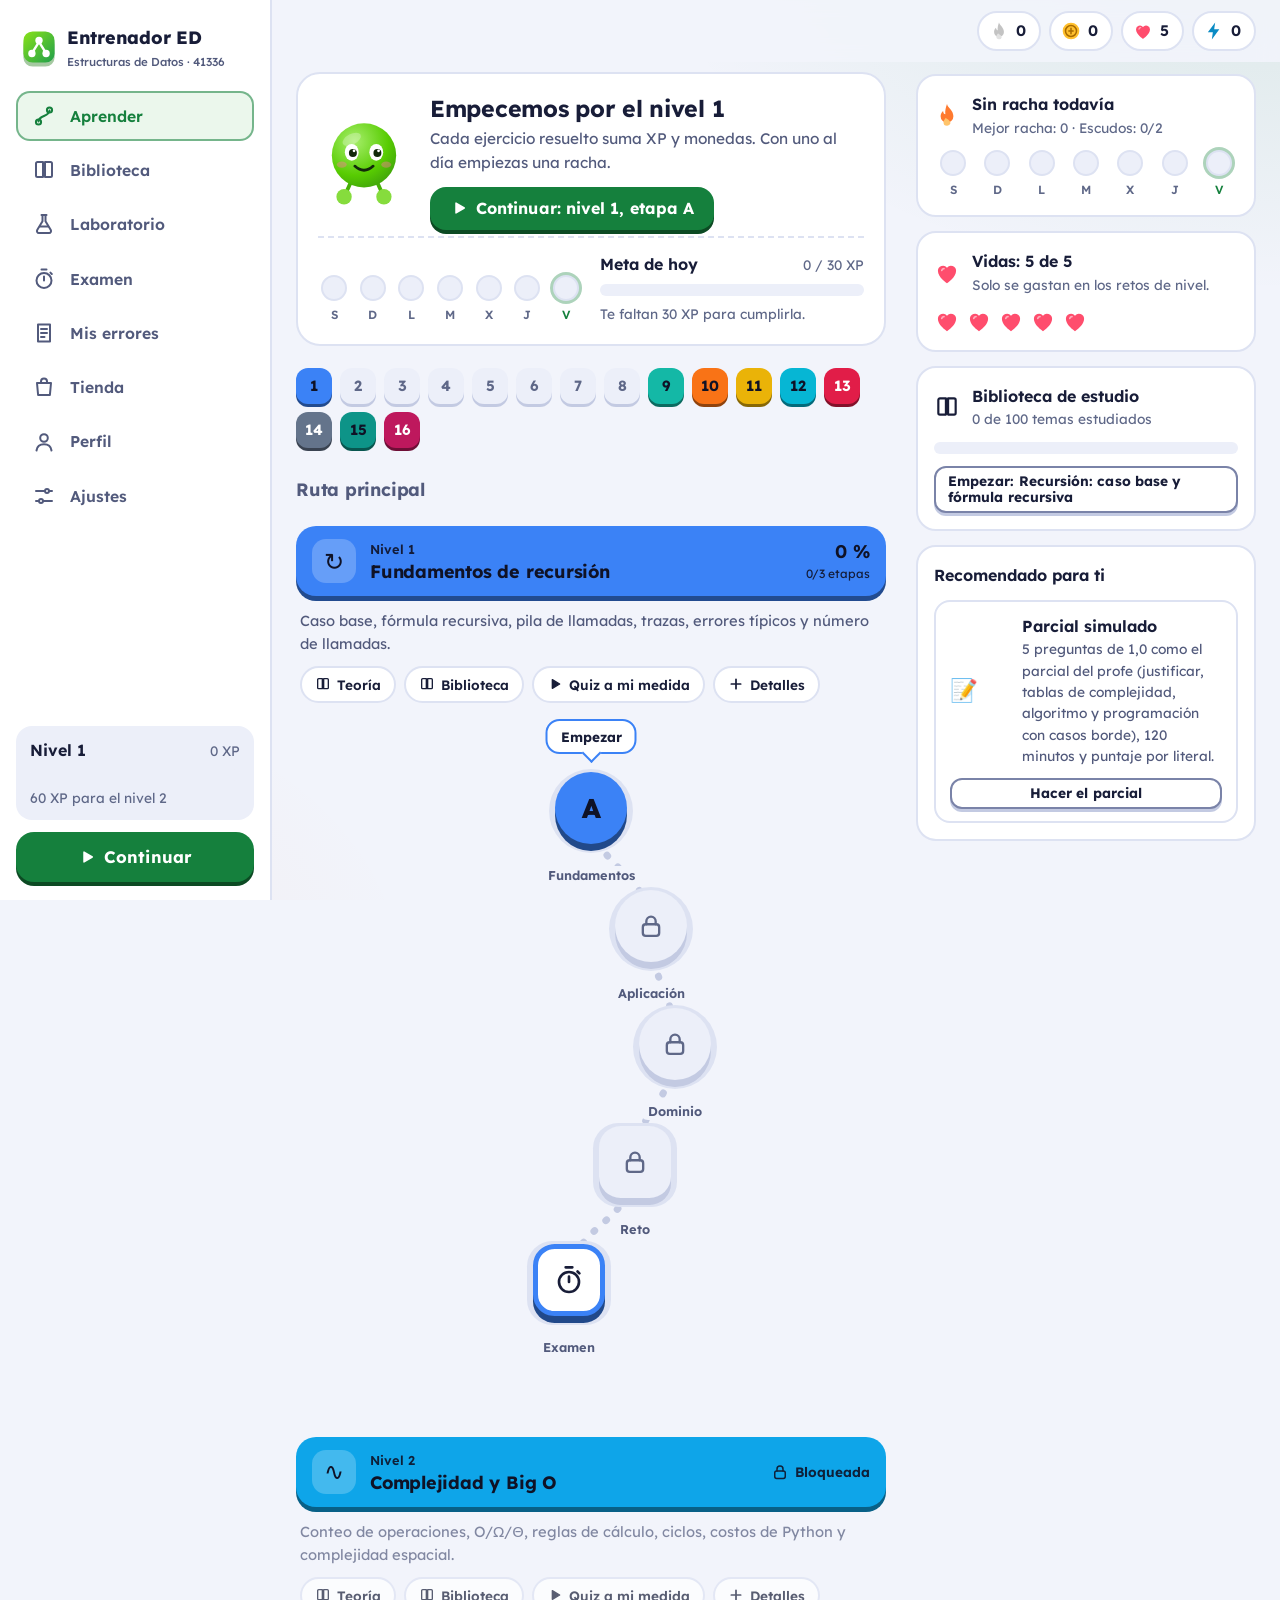
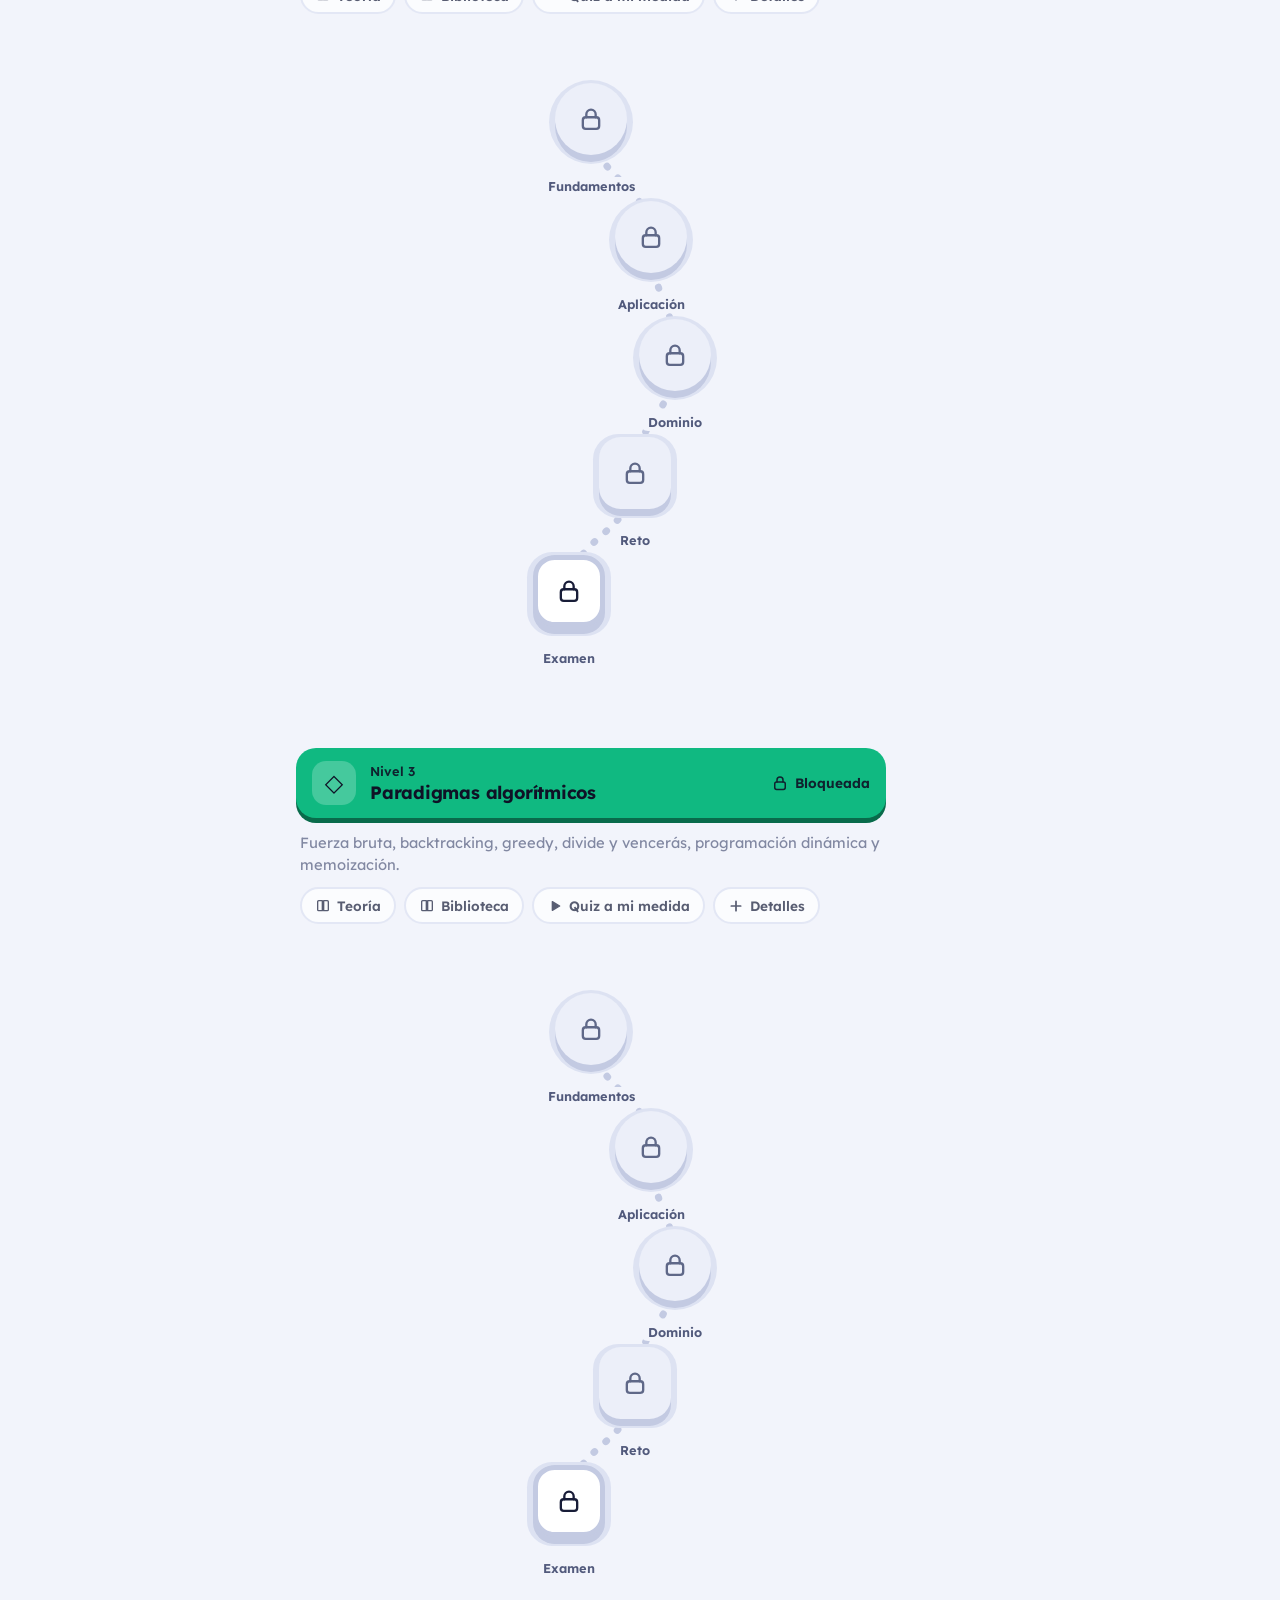
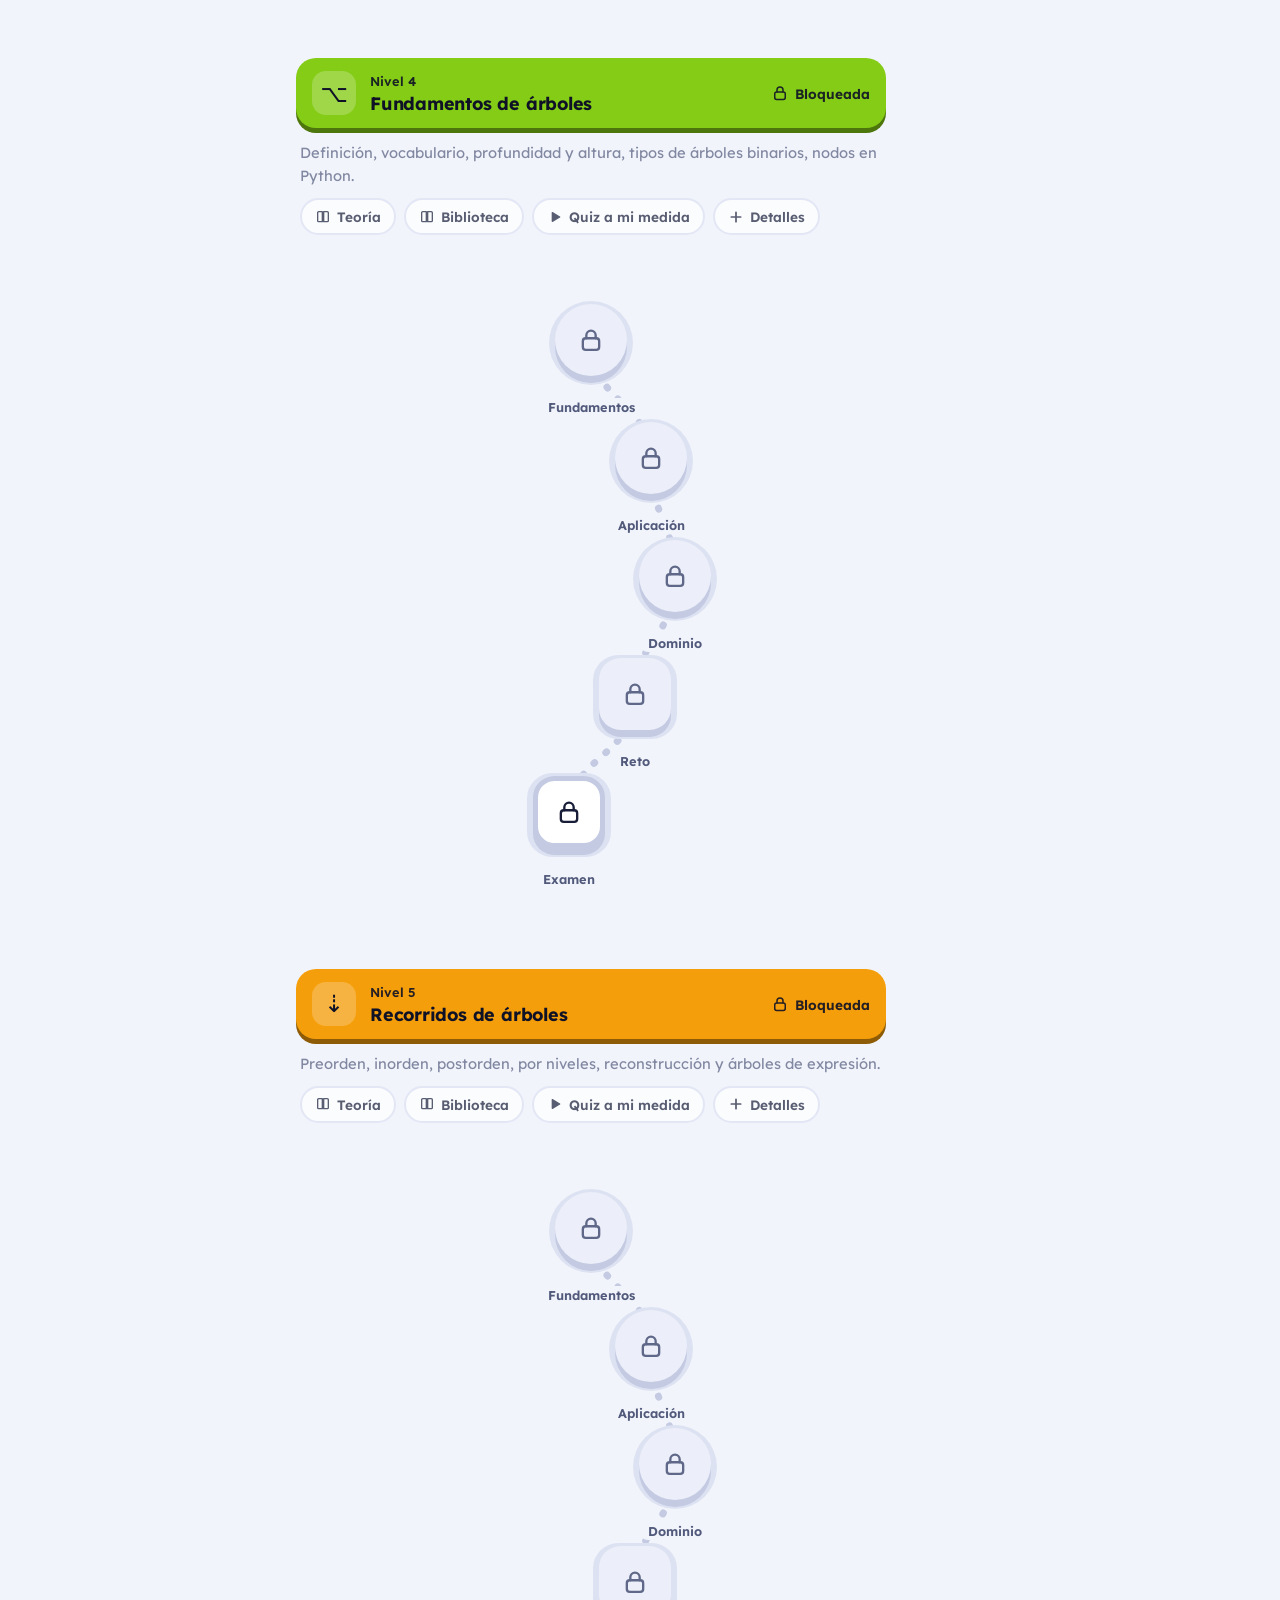
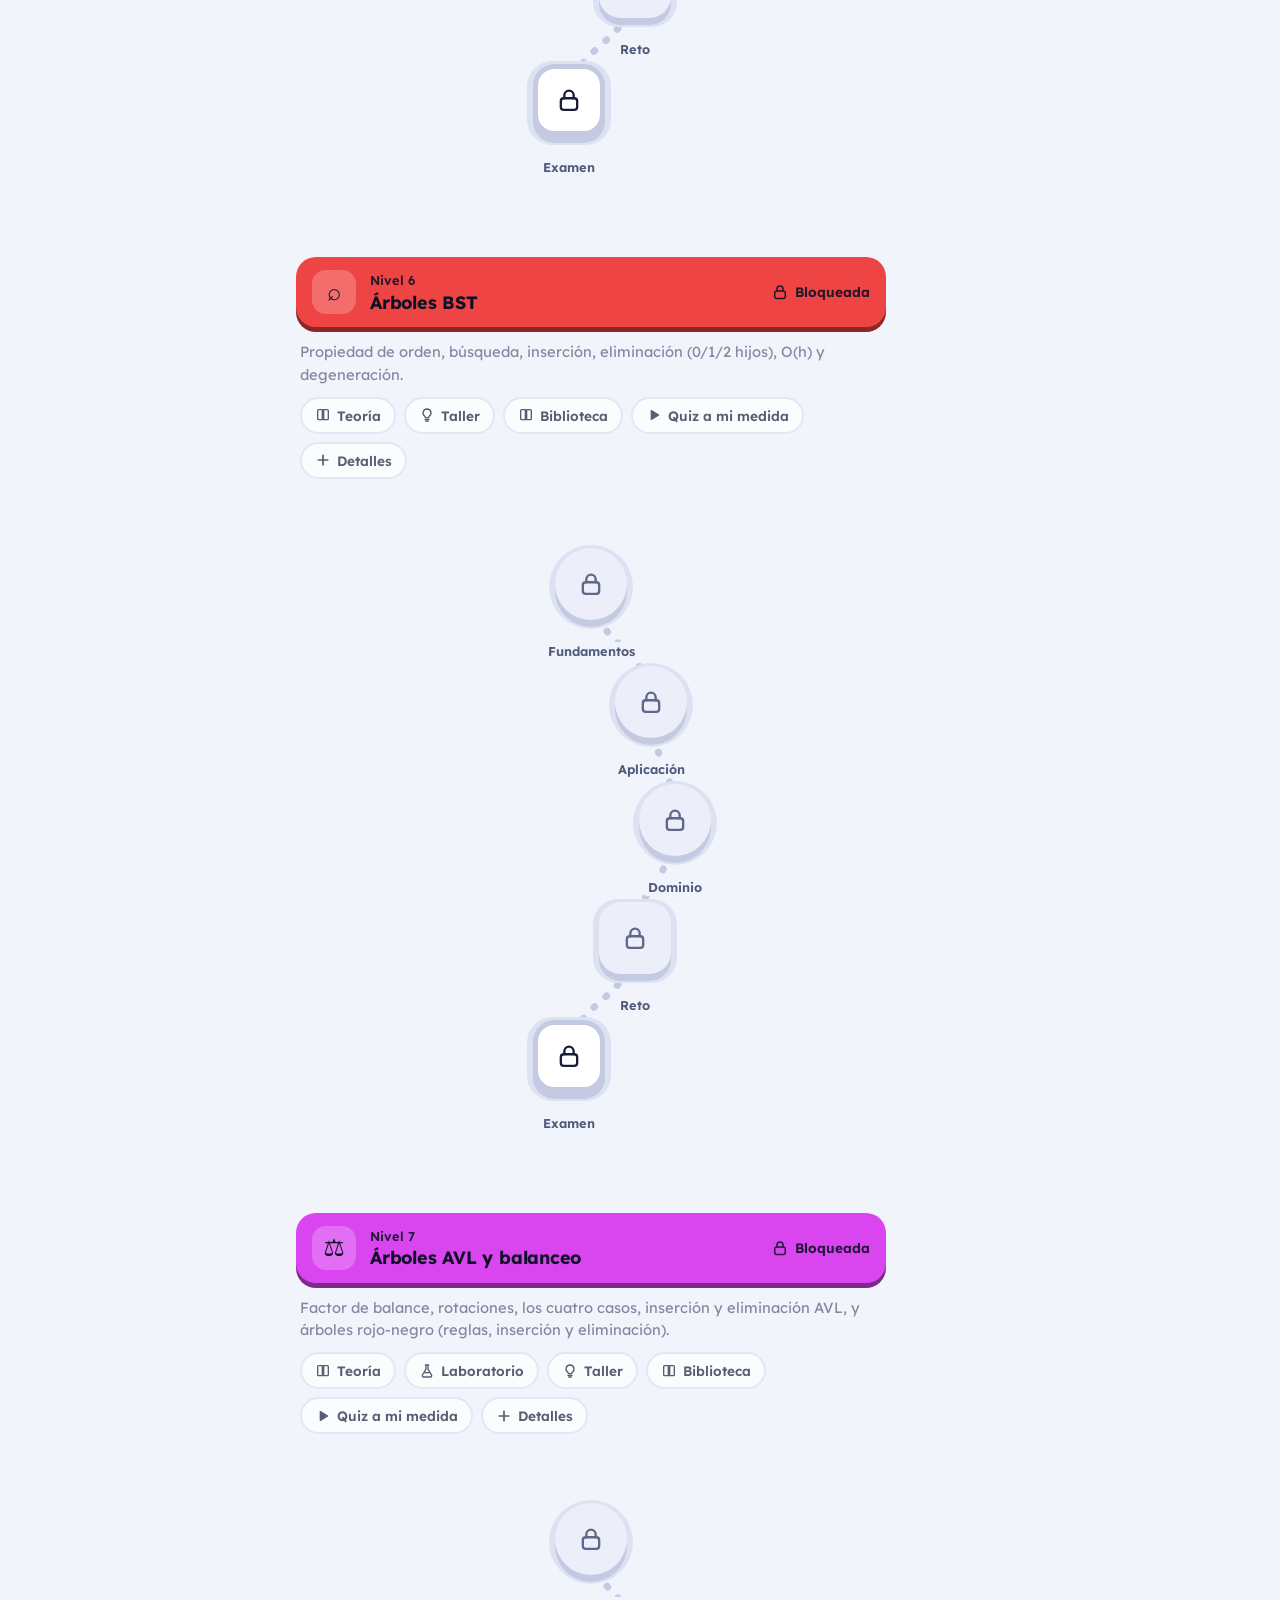
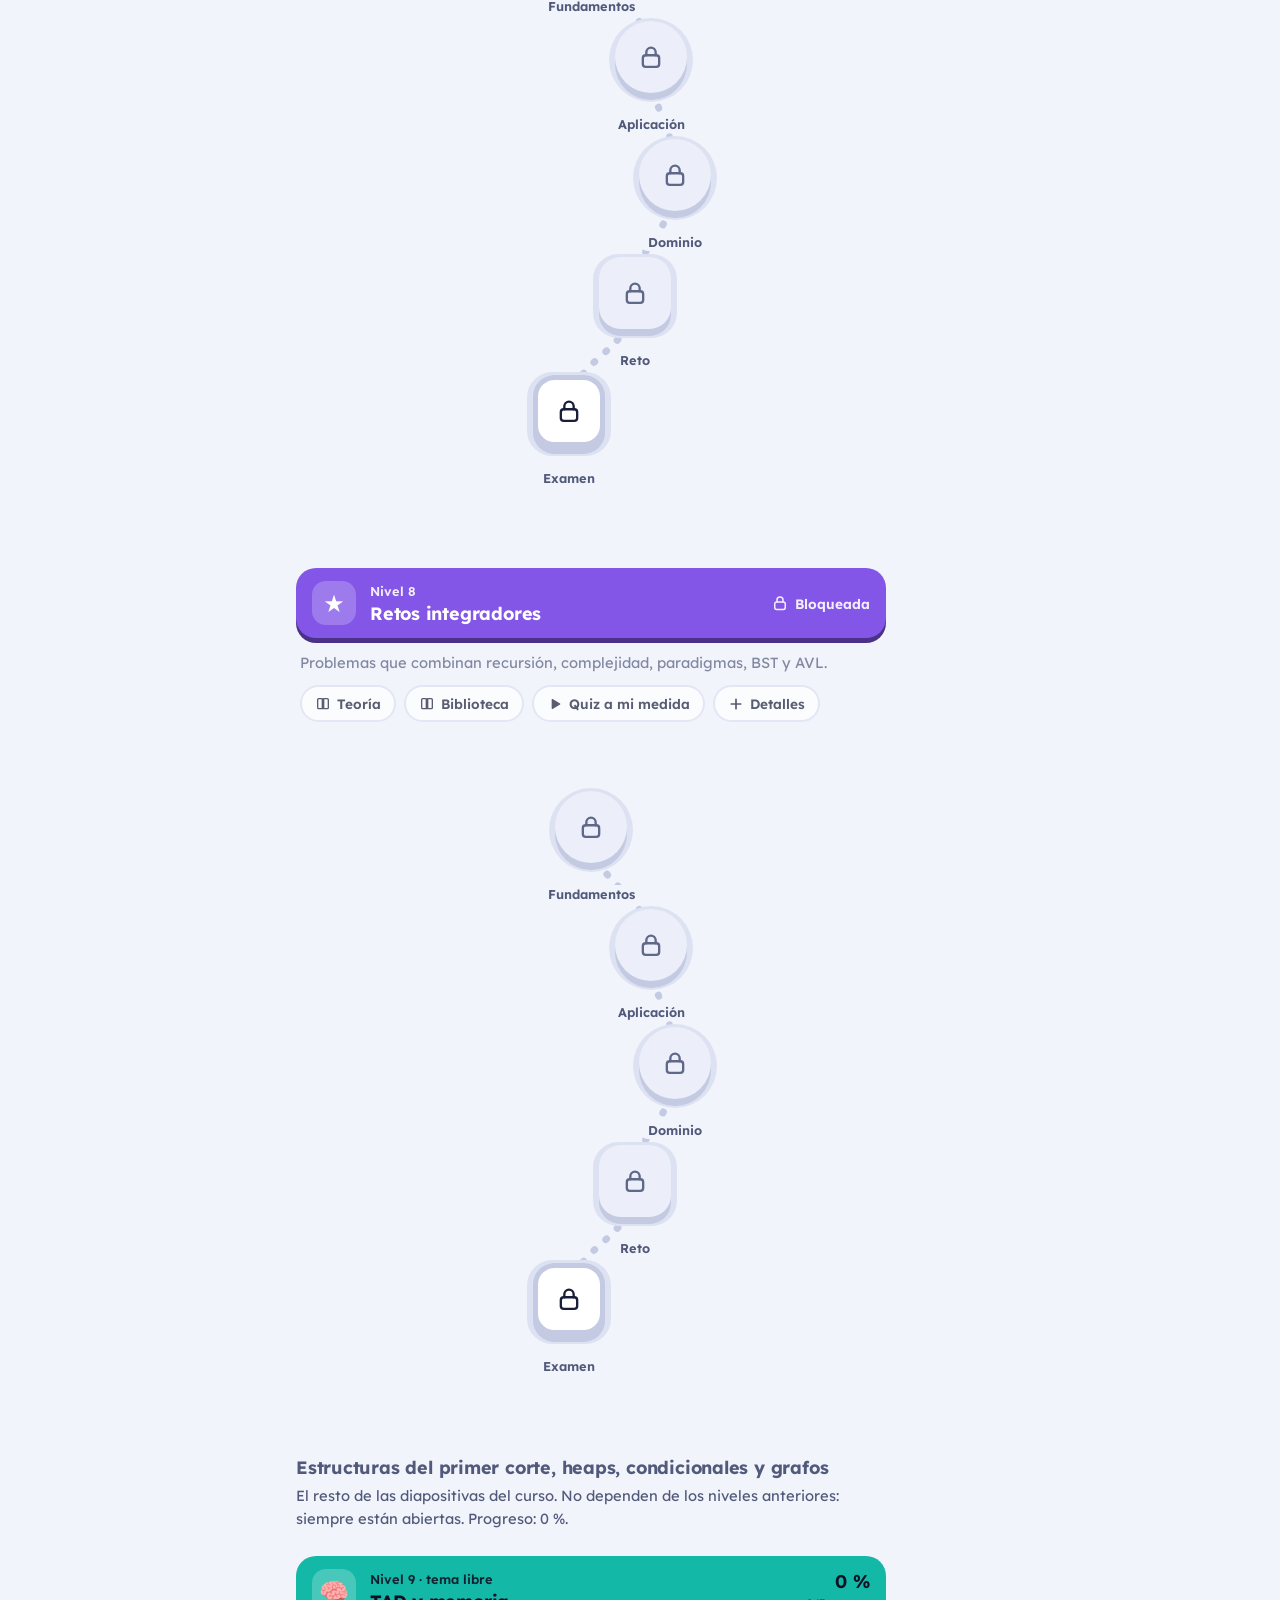
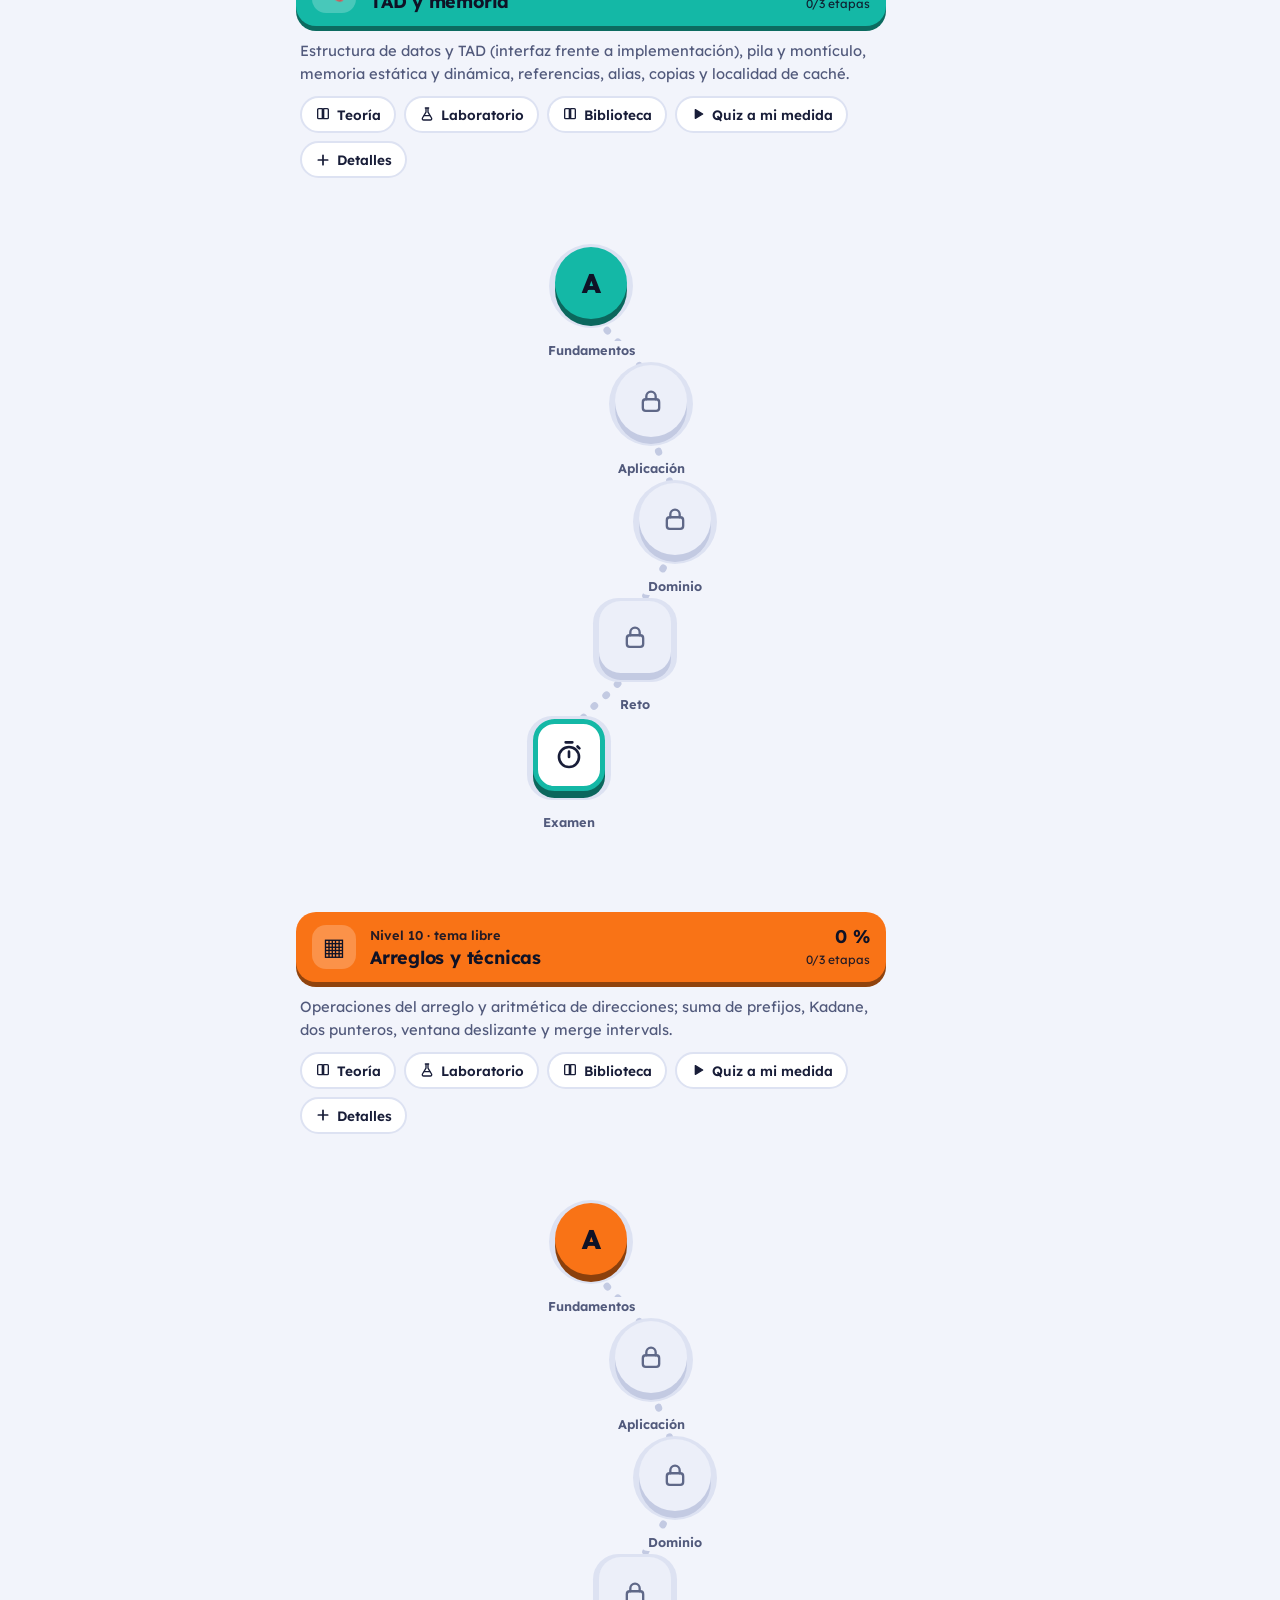
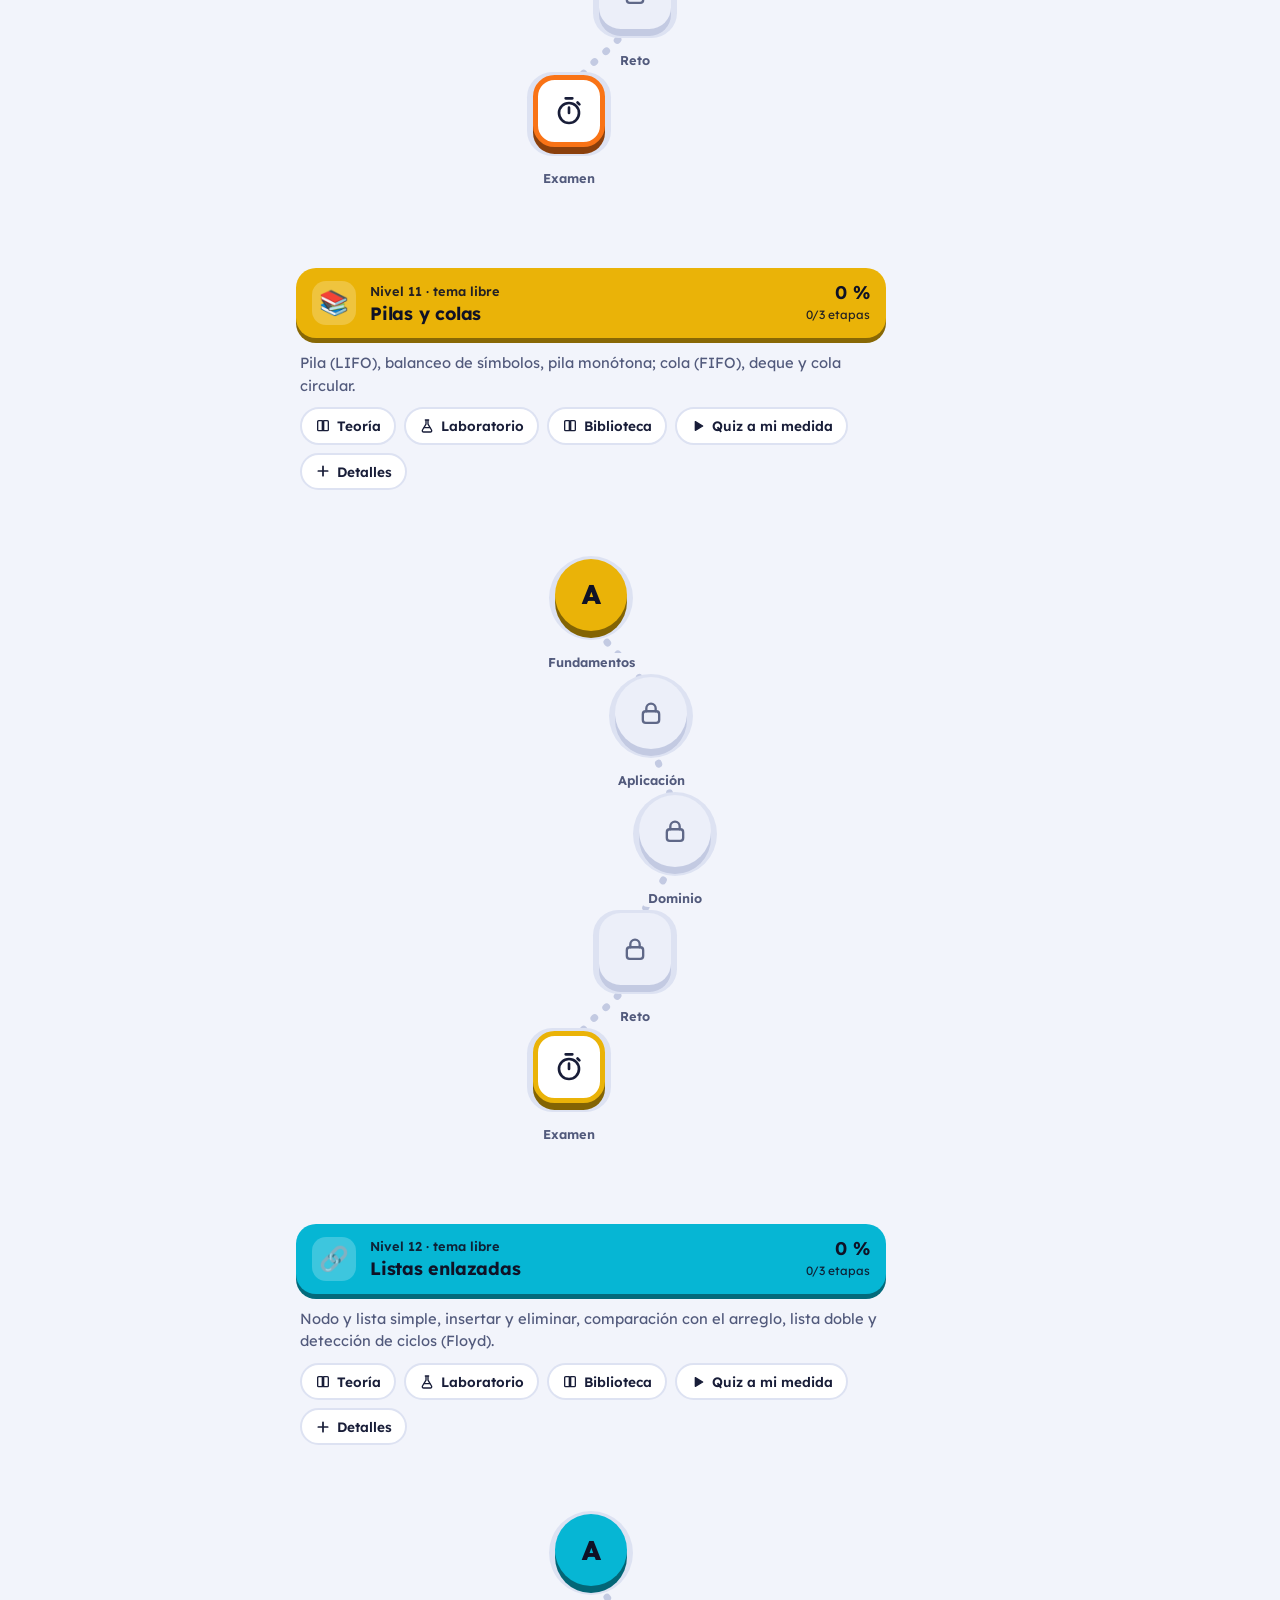
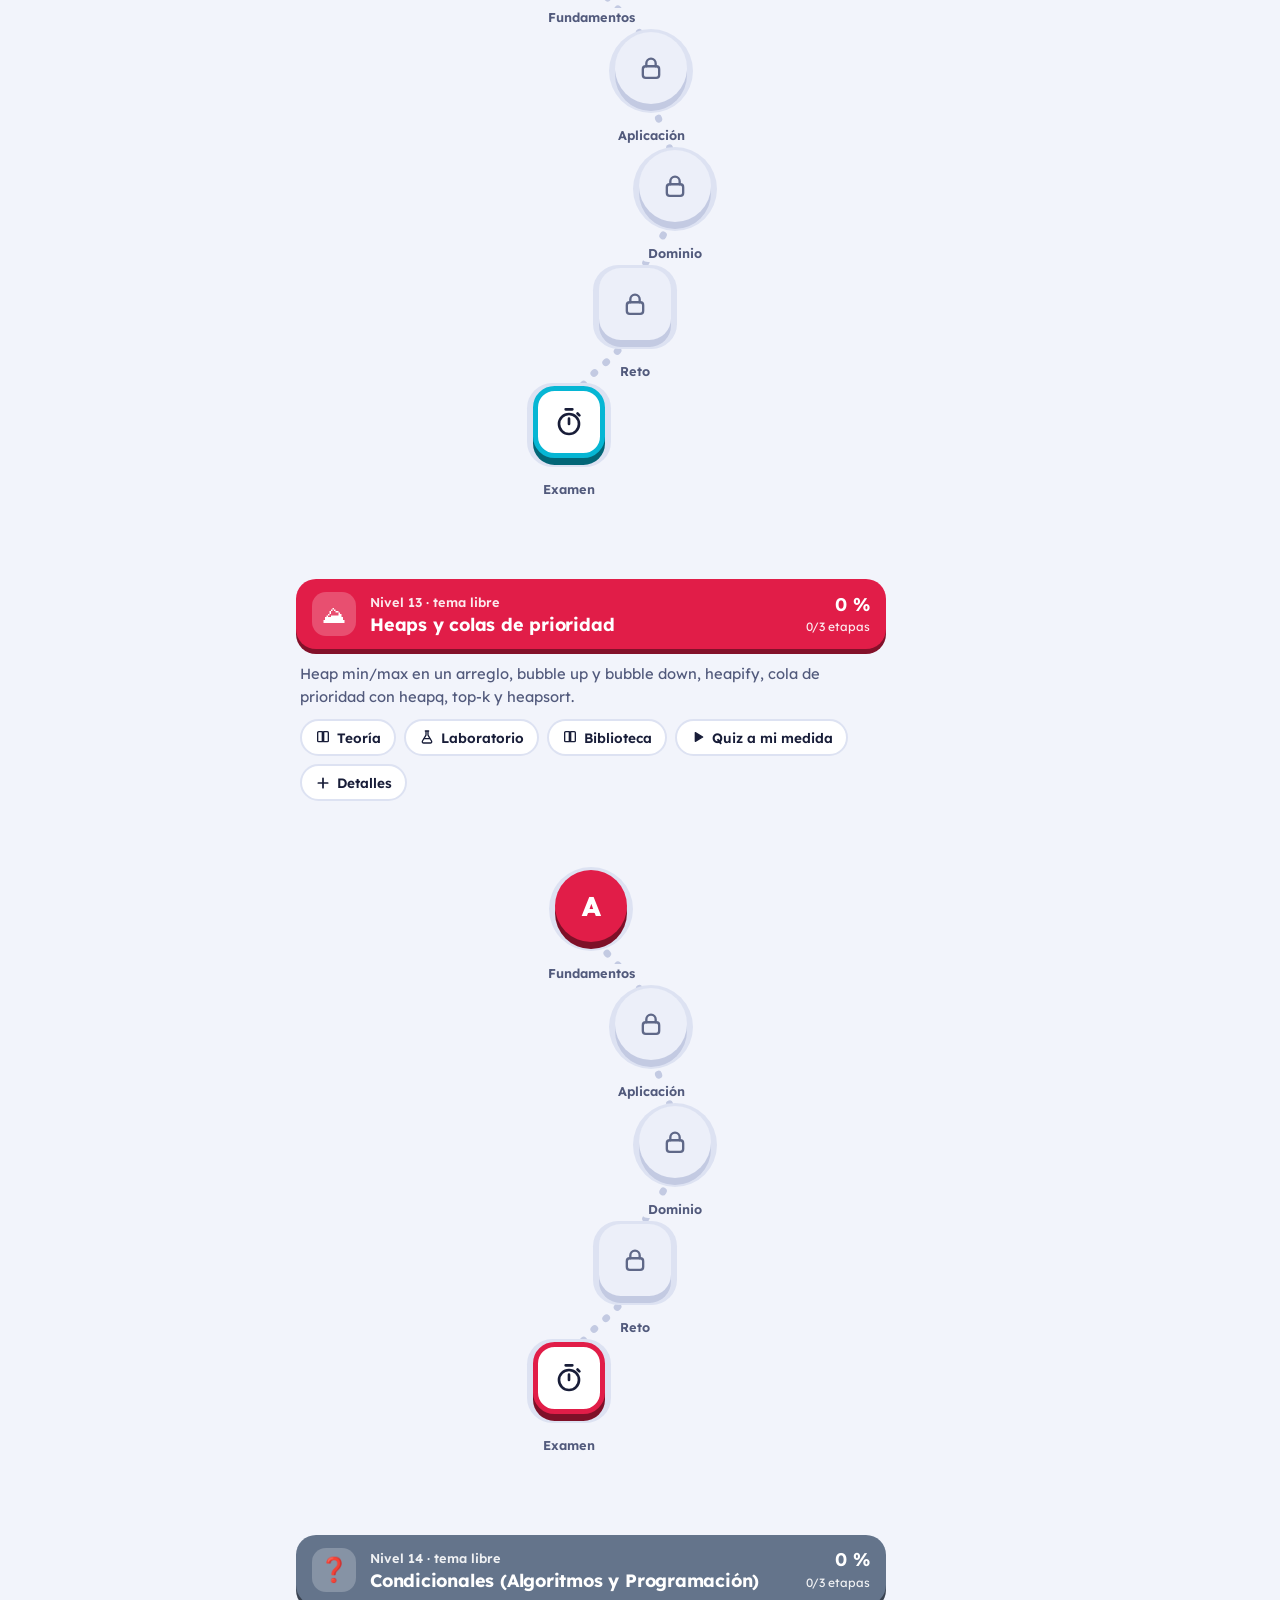
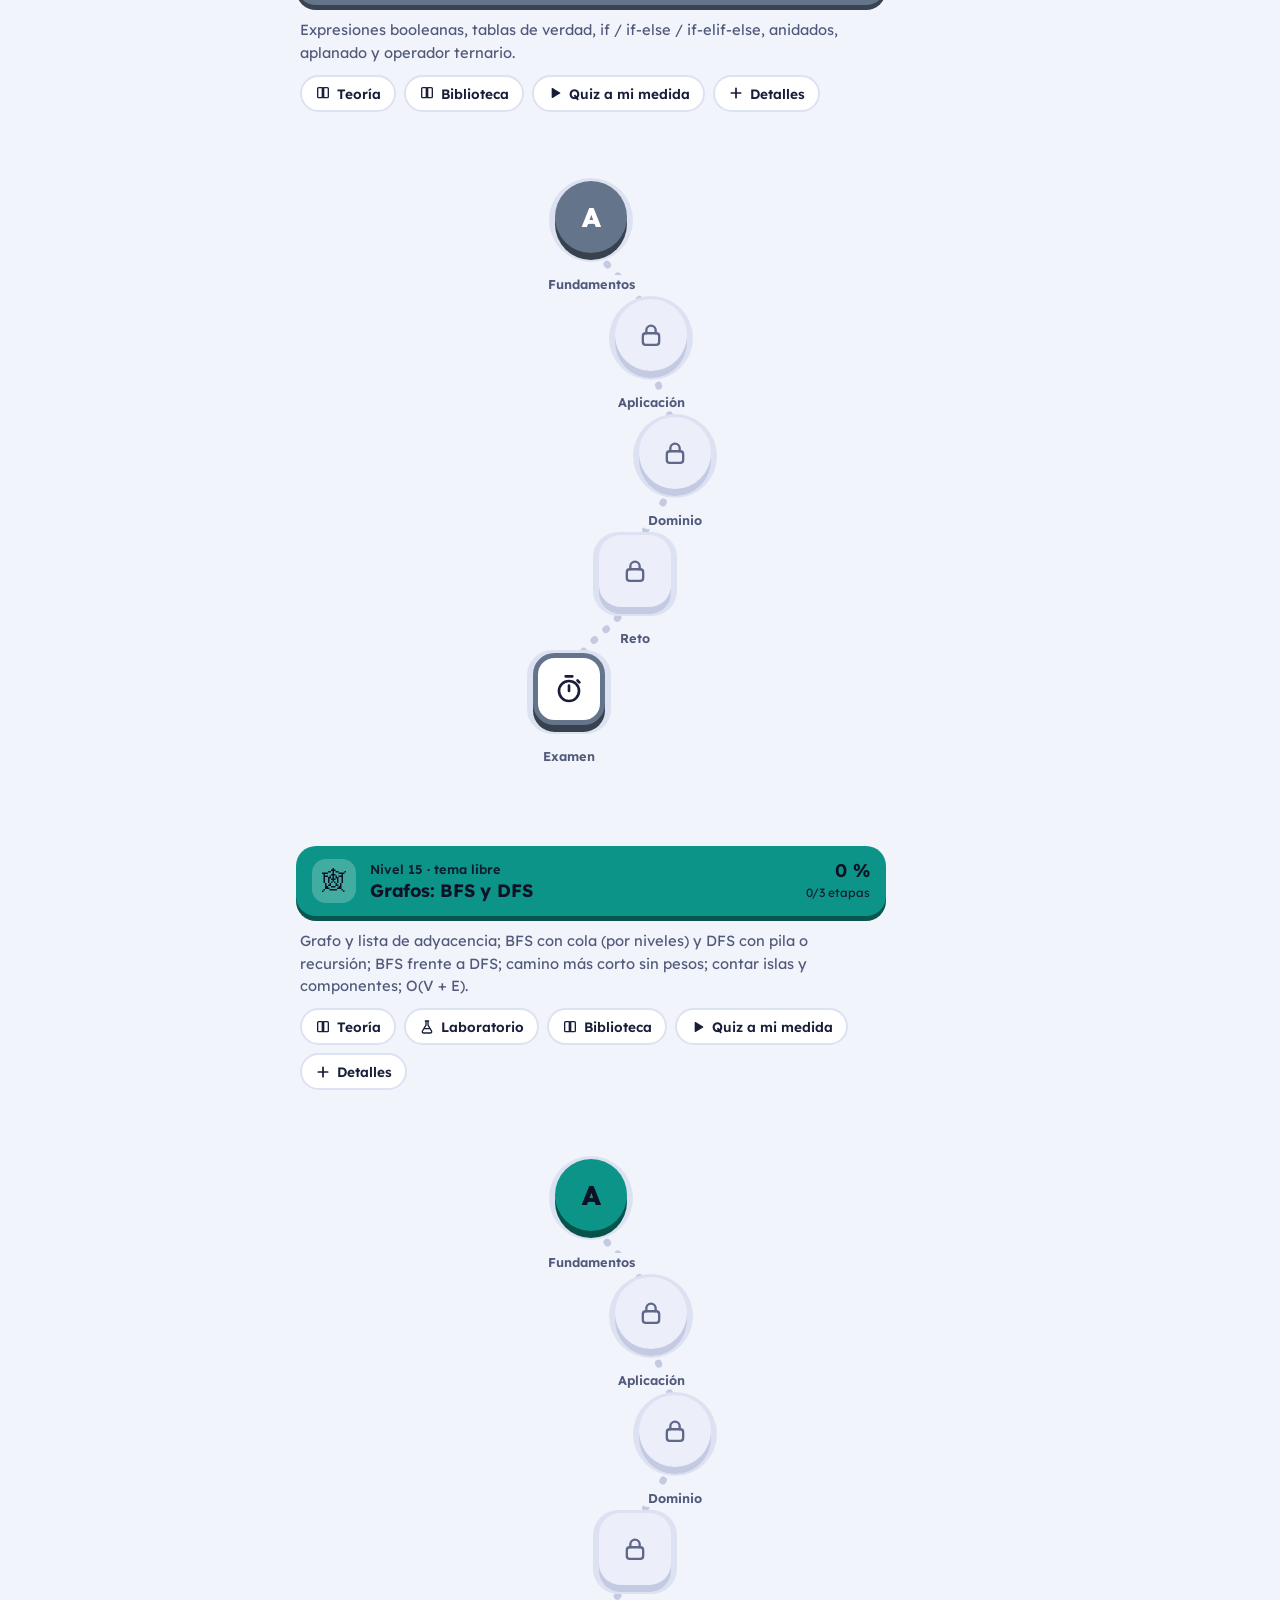
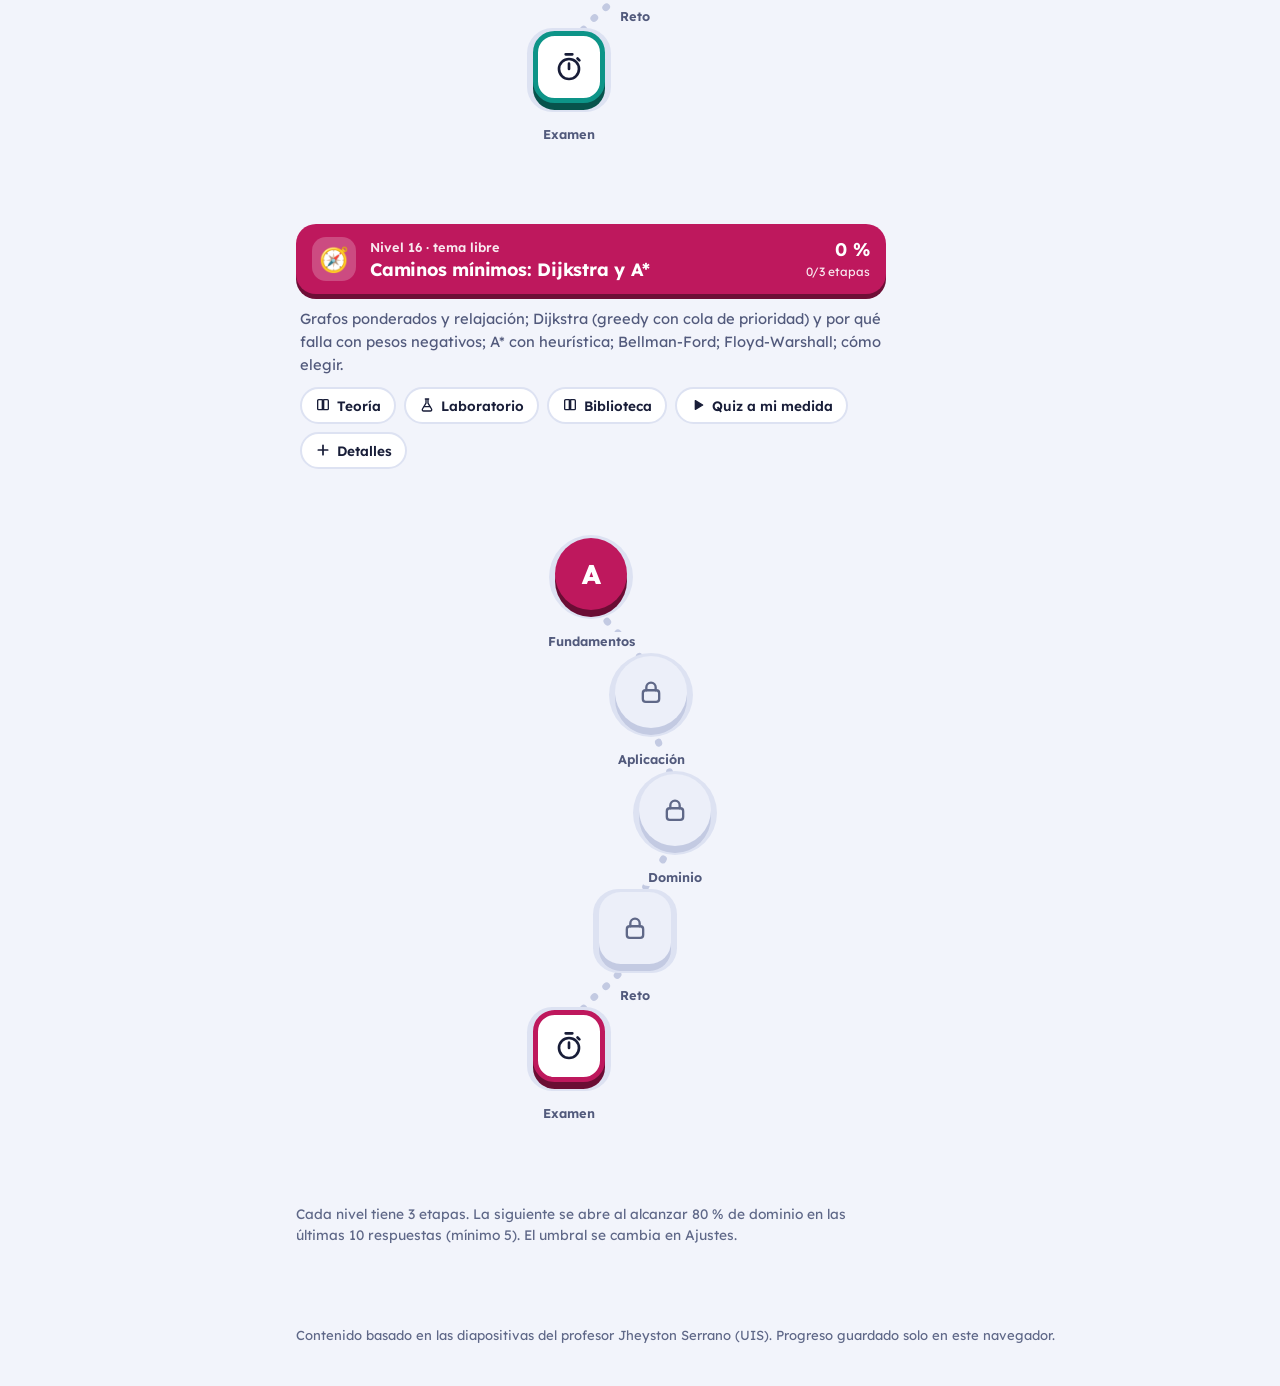
<file: index.html>
<!doctype html>
<html lang="es" data-tema="auto">
<head>
<meta charset="utf-8">
<meta name="viewport" content="width=device-width, initial-scale=1, viewport-fit=cover">
<title>Entrenador de Estructuras de Datos</title>
<meta name="description" content="Entrenador interactivo de recursión, complejidad, paradigmas, árboles, BST y AVL (UIS 41336).">
<meta name="theme-color" content="#f2f4fb" media="(prefers-color-scheme: light)">
<meta name="theme-color" content="#262624" media="(prefers-color-scheme: dark)">
<link rel="icon" href="data:image/svg+xml,%3Csvg xmlns='http://www.w3.org/2000/svg' viewBox='0 0 64 64'%3E%3Crect width='64' height='64' rx='14' fill='%2358cc02'/%3E%3Ccircle cx='32' cy='16' r='7' fill='white'/%3E%3Ccircle cx='16' cy='46' r='7' fill='white'/%3E%3Ccircle cx='48' cy='46' r='7' fill='white'/%3E%3Cpath d='M28 22 19 40M36 22l9 18' stroke='white' stroke-width='3'/%3E%3C/svg%3E">
<link rel="stylesheet" href="css/estilos.css?v=20261108">
<link rel="stylesheet" href="css/juego.css?v=20261108">
<noscript><p style="padding:20px;font:16px sans-serif">Esta aplicación necesita JavaScript habilitado.</p></noscript>
</head>
<body>
<a class="salto" href="#app">Saltar al contenido</a>
<div class="shell" id="shell">
  <aside class="lateral" aria-label="Menú principal">
    <a class="marca" href="#/panel" aria-label="Entrenador ED: ir al mapa de aprendizaje"><span class="marca-ic" id="marca-ic"></span><span class="marca-t">Entrenador ED<small>Estructuras de Datos · 41336</small></span></a>
    <nav class="nav-lat" id="nav" aria-label="Navegación principal"></nav>
    <div class="lateral-pie" id="lateral-pie"></div>
  </aside>
  <div class="cuerpo">
    <header class="barra-sup" id="barra-sup">
      <a class="marca marca-movil" href="#/panel" aria-label="Entrenador ED: ir al mapa de aprendizaje"><span class="marca-ic" id="marca-ic-m"></span></a>
      <div class="chips-juego" id="chips" role="group" aria-label="Tu progreso"></div>
    </header>
    <main id="app" tabindex="-1" aria-live="polite"></main>
    <div class="pie">Contenido basado en las diapositivas del profesor Jheyston Serrano (UIS). Progreso guardado solo en este navegador.</div>
  </div>
  <nav class="nav-inf" id="nav-inf" aria-label="Navegación inferior"></nav>
</div>
<div class="toast-c" id="toasts" aria-live="polite"></div>

<script src="js/util.js?v=20261108"></script>
<script src="js/ui.js?v=20261108"></script>
<script src="js/pyparse.js?v=20261108"></script>
<script src="js/pyinterp.js?v=20261108"></script>
<script src="js/pybuiltins.js?v=20261108"></script>
<script src="js/pyapi.js?v=20261108"></script>
<script src="js/arboles.js?v=20261108"></script>
<script src="js/escena.js?v=20261108"></script>
<script src="js/sim_lista.js?v=20261108"></script>
<script src="js/sim_pila_cola.js?v=20261108"></script>
<script src="js/sim_arreglo.js?v=20261108"></script>
<script src="js/sim_heap.js?v=20261108"></script>
<script src="js/sim_rn.js?v=20261108"></script>
<script src="js/sim_memoria.js?v=20261108"></script>
<script src="js/sim_grafo.js?v=20261108"></script>
<script src="js/sim_grafo_alg.js?v=20261108"></script>
<script src="js/traza.js?v=20261108"></script>
<script src="js/ejemplos_codigo.js?v=20261108"></script>
<script src="js/temario.js?v=20261108"></script>
<script src="js/temario_ext.js?v=20261108"></script>
<script src="js/temario_grafos.js?v=20261108"></script>
<script src="js/editor.js?v=20261108"></script>
<script src="js/codigo_arbol.js?v=20261108"></script>
<script src="js/tipos.js?v=20261108"></script>
<script src="js/tipos2.js?v=20261108"></script>
<script src="js/tipos3.js?v=20261108"></script>
<script src="js/taller.js?v=20261108"></script>
<script src="js/taller_gen.js?v=20261108"></script>
<script src="js/taller_heap.js?v=20261108"></script>
<script src="js/taller_rn.js?v=20261108"></script>
<script src="js/taller_lineal.js?v=20261108"></script>
<script src="js/banco.js?v=20261108"></script>
<script src="js/banco_n1.js?v=20261108"></script>
<script src="js/banco_n2.js?v=20261108"></script>
<script src="js/banco_n3.js?v=20261108"></script>
<script src="js/banco_n4.js?v=20261108"></script>
<script src="js/banco_n5.js?v=20261108"></script>
<script src="js/banco_n6.js?v=20261108"></script>
<script src="js/banco_n7.js?v=20261108"></script>
<script src="js/banco_n8.js?v=20261108"></script>
<script src="js/banco_taller.js?v=20261108"></script>
<script src="js/banco_pq.js?v=20261108"></script>
<script src="js/banco_pq_cplx.js?v=20261108"></script>
<script src="js/banco_pq_tabla.js?v=20261108"></script>
<script src="js/banco_pq_alg.js?v=20261108"></script>
<script src="js/banco_pq_prog.js?v=20261108"></script>
<script src="js/banco_biblioteca.js?v=20261108"></script>
<script src="js/banco_ext.js?v=20261108"></script>
<script src="js/banco_ext2.js?v=20261108"></script>
<script src="js/banco_ext3.js?v=20261108"></script>
<script src="js/banco_ext4.js?v=20261108"></script>
<script src="js/banco_taller_ext.js?v=20261108"></script>
<script src="js/banco_retiro.js?v=20261108"></script>
<script src="js/motor.js?v=20261108"></script>
<script src="js/juego.js?v=20261108"></script>
<script src="js/biblioteca.js?v=20261108"></script>
<script src="js/teoria_rec.js?v=20261108"></script>
<script src="js/teoria_cx1.js?v=20261108"></script>
<script src="js/teoria_cx2.js?v=20261108"></script>
<script src="js/teoria_pd.js?v=20261108"></script>
<script src="js/teoria_ar.js?v=20261108"></script>
<script src="js/teoria_tv.js?v=20261108"></script>
<script src="js/teoria_bs.js?v=20261108"></script>
<script src="js/teoria_av.js?v=20261108"></script>
<script src="js/teoria_rn.js?v=20261108"></script>
<script src="js/teoria_hp.js?v=20261108"></script>
<script src="js/teoria_td.js?v=20261108"></script>
<script src="js/teoria_ay.js?v=20261108"></script>
<script src="js/teoria_pc.js?v=20261108"></script>
<script src="js/teoria_le.js?v=20261108"></script>
<script src="js/teoria_cd.js?v=20261108"></script>
<script src="js/teoria_ad.js?v=20261108"></script>
<script src="js/teoria_formulas.js?v=20261108"></script>
<script src="js/teoria_tablas.js?v=20261108"></script>
<script src="js/teoria_repaso.js?v=20261108"></script>
<script src="js/teoria_extra.js?v=20261108"></script>
<script src="js/teoria_gf.js?v=20261108"></script>
<script src="js/teoria_cm.js?v=20261108"></script>
<script src="js/teoria_extra_gf.js?v=20261108"></script>
<script src="js/vistas_comunes.js?v=20261108"></script>
<script src="js/vistas_panel.js?v=20261108"></script>
<script src="js/vistas_mapa.js?v=20261108"></script>
<script src="js/vistas_perfil.js?v=20261108"></script>
<script src="js/vistas_practica.js?v=20261108"></script>
<script src="js/vistas_examen.js?v=20261108"></script>
<script src="js/vistas_otras.js?v=20261108"></script>
<script src="js/taller_lab.js?v=20261108"></script>
<script src="js/vistas_estructuras.js?v=20261108"></script>
<script src="js/vistas_grafos.js?v=20261108"></script>
<script src="js/vistas_biblioteca.js?v=20261108"></script>
<script src="js/app.js?v=20261108"></script>
</body>
</html>
</file>
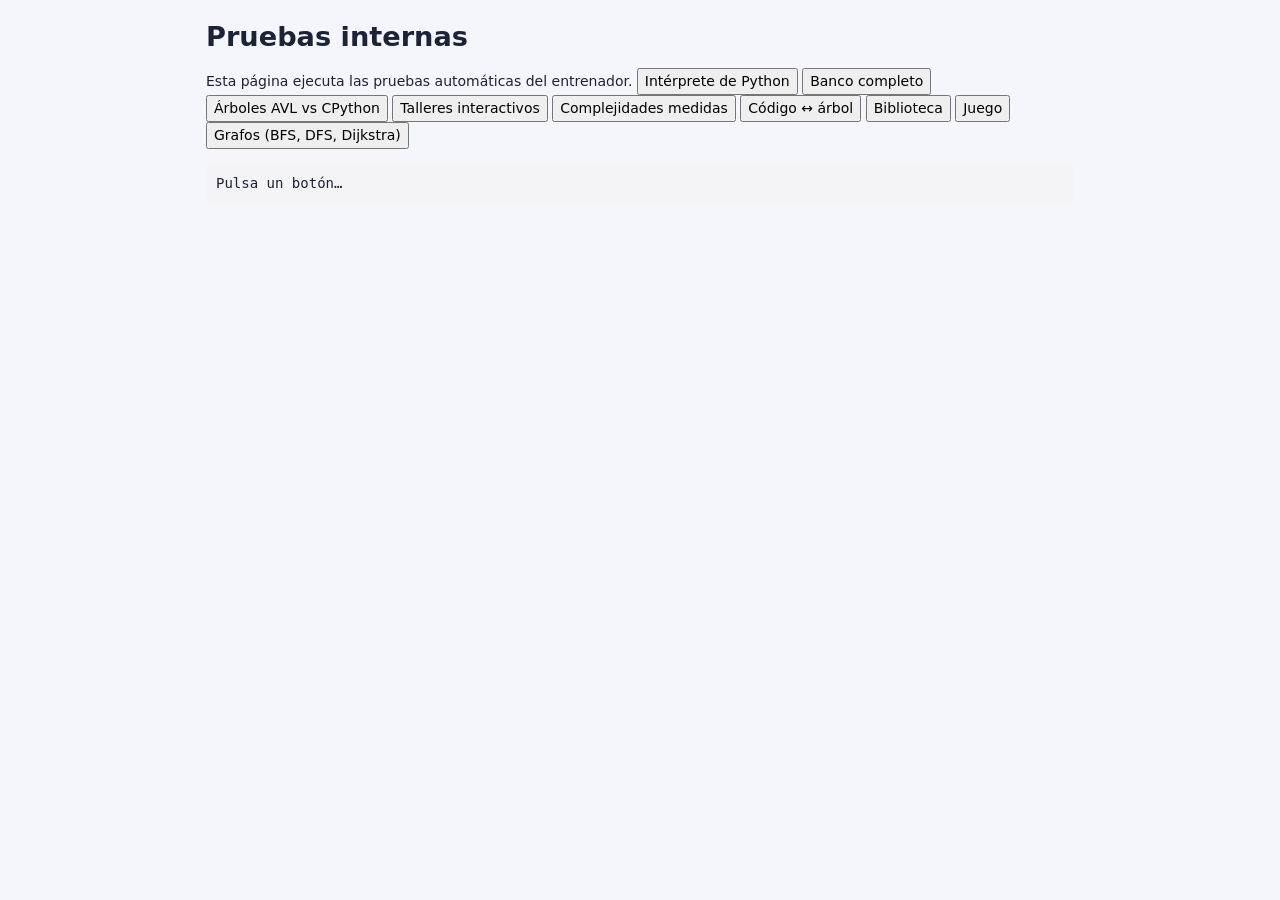
<file: pruebas.html>
<!doctype html>
<html lang="es">
<head>
<meta charset="utf-8">
<title>Pruebas internas — Entrenador ED</title>
<meta name="viewport" content="width=device-width, initial-scale=1">
<link rel="stylesheet" href="css/estilos.css">
<style>body{font:14px/1.5 system-ui,sans-serif;max-width:900px;margin:20px auto;padding:0 16px}pre#out{background:#f4f4f6;padding:10px;border-radius:8px;overflow:auto;white-space:pre-wrap}</style>
</head>
<body>
<h1>Pruebas internas</h1>
<p>Esta página ejecuta las pruebas automáticas del entrenador. <button id="btn-py">Intérprete de Python</button> <button id="btn-todo">Banco completo</button> <button id="btn-avl">Árboles AVL vs CPython</button> <button id="btn-taller">Talleres interactivos</button> <button id="btn-medir">Complejidades medidas</button> <button id="btn-traza">Código ↔ árbol</button> <button id="btn-bib">Biblioteca</button> <button id="btn-juego">Juego</button> <button id="btn-grafo">Grafos (BFS, DFS, Dijkstra)</button></p>
<pre id="out">Pulsa un botón…</pre>
<script src="js/util.js"></script>
<script src="js/pyparse.js"></script>
<script src="js/pyinterp.js"></script>
<script src="js/pybuiltins.js"></script>
<script src="js/pyapi.js"></script>
<script src="js/arboles.js"></script>
<script src="js/escena.js"></script>
<script src="js/sim_lista.js"></script>
<script src="js/sim_pila_cola.js"></script>
<script src="js/sim_arreglo.js"></script>
<script src="js/sim_heap.js"></script>
<script src="js/sim_rn.js"></script>
<script src="js/sim_memoria.js"></script>
<script src="js/sim_grafo.js"></script>
<script src="js/sim_grafo_alg.js"></script>
<script src="js/traza.js"></script>
<script src="js/ejemplos_codigo.js"></script>
<script src="js/temario.js"></script>
<script src="js/temario_ext.js"></script>
<script src="js/temario_grafos.js"></script>
<script src="js/editor.js"></script>
<script src="js/codigo_arbol.js"></script>
<script src="js/tipos.js"></script>
<script src="js/tipos2.js"></script>
<script src="js/tipos3.js"></script>
<script src="js/taller.js"></script>
<script src="js/taller_gen.js"></script>
<script src="js/taller_heap.js"></script>
<script src="js/taller_rn.js"></script>
<script src="js/taller_lineal.js"></script>
<script src="js/banco.js"></script>
<script src="js/banco_n1.js"></script>
<script src="js/banco_n2.js"></script>
<script src="js/banco_n3.js"></script>
<script src="js/banco_n4.js"></script>
<script src="js/banco_n5.js"></script>
<script src="js/banco_n6.js"></script>
<script src="js/banco_n7.js"></script>
<script src="js/banco_n8.js"></script>
<script src="js/banco_taller.js"></script>
<script src="js/banco_pq.js"></script>
<script src="js/banco_pq_cplx.js"></script>
<script src="js/banco_pq_tabla.js"></script>
<script src="js/banco_pq_alg.js"></script>
<script src="js/banco_pq_prog.js"></script>
<script src="js/banco_biblioteca.js"></script>
<script src="js/banco_ext.js"></script>
<script src="js/banco_ext2.js"></script>
<script src="js/banco_ext3.js"></script>
<script src="js/banco_ext4.js"></script>
<script src="js/banco_taller_ext.js"></script>
<script src="js/banco_retiro.js"></script>
<script src="js/motor.js"></script>
<script src="js/juego.js"></script>
<script src="js/biblioteca.js"></script>
<script src="js/teoria_rec.js"></script>
<script src="js/teoria_cx1.js"></script>
<script src="js/teoria_cx2.js"></script>
<script src="js/teoria_pd.js"></script>
<script src="js/teoria_ar.js"></script>
<script src="js/teoria_tv.js"></script>
<script src="js/teoria_bs.js"></script>
<script src="js/teoria_av.js"></script>
<script src="js/teoria_rn.js"></script>
<script src="js/teoria_hp.js"></script>
<script src="js/teoria_td.js"></script>
<script src="js/teoria_ay.js"></script>
<script src="js/teoria_pc.js"></script>
<script src="js/teoria_le.js"></script>
<script src="js/teoria_cd.js"></script>
<script src="js/teoria_ad.js"></script>
<script src="js/teoria_formulas.js"></script>
<script src="js/teoria_tablas.js"></script>
<script src="js/teoria_repaso.js"></script>
<script src="js/teoria_extra.js"></script>
<script src="js/teoria_gf.js"></script>
<script src="js/teoria_cm.js"></script>
<script src="js/teoria_extra_gf.js"></script>
<script src="js/vistas_comunes.js"></script>
<script src="js/vistas_estructuras.js"></script>
<script src="js/vistas_biblioteca.js"></script>
<script src="js/vistas_examen.js"></script>
<script src="pruebas/snippets.js"></script>
<script src="pruebas/pruebas.js"></script>
<script src="pruebas/banco_test.js"></script>
<script src="pruebas/taller_test.js"></script>
<script src="pruebas/taller_gen_test.js"></script>
<script src="pruebas/traza_test.js"></script>
<script src="pruebas/cobertura_pdf.js"></script>
<script src="pruebas/biblioteca_test.js"></script>
<script src="pruebas/juego_test.js"></script>
<script src="pruebas/grafo_test.js"></script>
</body>
</html>
</file>
<file: css/estilos.css>
/* estilos.css — Entrenador de Estructuras de Datos */
:root {
  --bg: #f5f6fb; --superficie: #ffffff; --superficie2: #f0f2fa; --borde: #dfe3f0; --texto: #1c2238; --suave: #5b6483; --tenue: #626b8c;
  --acento: #4f46e5; --acento2: #6366f1; --acento-bg: #eef0ff; --sobre-acento: #ffffff; --ok: #0a7350; --ok-bg: #e5f8f0; --mal: #b81d44; --mal-bg: #fdecf1; --aviso: #8a5300; --aviso-bg: #fff6e0; --info: #1d4ed8; --info-bg: #e8f0ff;
  --sombra: 0 1px 2px rgba(25, 32, 70, .06), 0 6px 20px rgba(25, 32, 70, .06); --radio: 16px;
  --code-bg: #f6f7fc; --code-fg: #232a4a; --tk-k: #7c3aed; --tk-s: #0f8f5f; --tk-n: #c2410c; --tk-c: #626b8c; --tk-f: #2563eb; --tk-b: #0e7490;
  --arista: #9aa3c7; --nodo-bg: #ffffff; --nodo-borde: #5b65c9;
  --mono: ui-monospace, "Cascadia Code", "Cascadia Mono", Consolas, "SF Mono", Menlo, monospace;
  --sans: "Inter", system-ui, -apple-system, "Segoe UI", Roboto, "Helvetica Neue", Arial, sans-serif;
}
:root[data-tema="oscuro"] {
  --bg: #0f1224; --superficie: #171b33; --superficie2: #1e2342; --borde: #2c3260; --texto: #e8ebfa; --suave: #a4acd0; --tenue: #9099c2;
  --acento: #8b93ff; --acento2: #a5abff; --acento-bg: #232a58; --sobre-acento: #0f1224; --ok: #34d399; --ok-bg: #12332b; --mal: #fb7185; --mal-bg: #3a1a28; --aviso: #fbbf24; --aviso-bg: #3a2f12; --info: #7aa7ff; --info-bg: #1b2b52;
  --sombra: 0 1px 2px rgba(0, 0, 0, .4), 0 8px 24px rgba(0, 0, 0, .35); --code-bg: #12162d; --code-fg: #dfe3ff; --tk-k: #c4a1ff; --tk-s: #6ee7b7; --tk-n: #fdba74; --tk-c: #8e97c2; --tk-f: #93c5fd; --tk-b: #67e8f9;
  --arista: #5b65a8; --nodo-bg: #1e2342; --nodo-borde: #8b93ff;
}
@media (prefers-color-scheme: dark) {
  :root[data-tema="auto"] {
    --bg: #0f1224; --superficie: #171b33; --superficie2: #1e2342; --borde: #2c3260; --texto: #e8ebfa; --suave: #a4acd0; --tenue: #9099c2;
    --acento: #8b93ff; --acento2: #a5abff; --acento-bg: #232a58; --sobre-acento: #0f1224; --ok: #34d399; --ok-bg: #12332b; --mal: #fb7185; --mal-bg: #3a1a28; --aviso: #fbbf24; --aviso-bg: #3a2f12; --info: #7aa7ff; --info-bg: #1b2b52;
    --sombra: 0 1px 2px rgba(0, 0, 0, .4), 0 8px 24px rgba(0, 0, 0, .35); --code-bg: #12162d; --code-fg: #dfe3ff; --tk-k: #c4a1ff; --tk-s: #6ee7b7; --tk-n: #fdba74; --tk-c: #8e97c2; --tk-f: #93c5fd; --tk-b: #67e8f9;
    --arista: #5b65a8; --nodo-bg: #1e2342; --nodo-borde: #8b93ff;
  }
}
* { box-sizing: border-box; }
html { -webkit-text-size-adjust: 100%; }
body { margin: 0; font: 16px/1.55 var(--sans); background: var(--bg); color: var(--texto); }
h1, h2, h3, h4 { line-height: 1.25; margin: 0 0 .5em; }
h1 { font-size: 1.7rem; } h2 { font-size: 1.3rem; } h3 { font-size: 1.1rem; }
p { margin: 0 0 .7em; } a { color: var(--acento); }
code, pre, .editor, input.hueco, .consola-in { font-variant-ligatures: none; font-feature-settings: "liga" 0, "calt" 0; }
code { font-family: var(--mono); font-size: .92em; background: var(--superficie2); padding: .1em .35em; border-radius: 6px; }
pre code { background: none; padding: 0; }
button { font: inherit; }
.oculto { display: none !important; }
.sr { position: absolute; width: 1px; height: 1px; overflow: hidden; clip: rect(0 0 0 0); }
:focus-visible { outline: 3px solid var(--acento2); outline-offset: 2px; border-radius: 6px; }

/* ---------- estructura ---------- */
.cab { position: sticky; top: 0; z-index: 30; background: color-mix(in srgb, var(--superficie) 88%, transparent); backdrop-filter: blur(10px); border-bottom: 1px solid var(--borde); }
.cab-in { max-width: 1120px; margin: 0 auto; padding: 10px 16px; display: flex; align-items: center; gap: 14px; }
.logo { display: flex; align-items: center; gap: 10px; font-weight: 800; letter-spacing: -.01em; color: var(--texto); text-decoration: none; }
.logo-ic { width: 34px; height: 34px; border-radius: 10px; background: linear-gradient(135deg, #4f46e5, #a855f7); color: #fff; display: grid; place-items: center; font-size: 18px; box-shadow: 0 4px 14px rgba(79, 70, 229, .4); }
.logo small { display: block; font-weight: 500; color: var(--suave); font-size: .72rem; margin-top: -3px; }
.nav { display: flex; gap: 2px; margin-left: auto; flex-wrap: wrap; }
.nav a { padding: 8px 9px; border-radius: 10px; text-decoration: none; color: var(--suave); font-weight: 600; font-size: .88rem; display: flex; align-items: center; gap: 5px; }
.nav a:hover { background: var(--superficie2); color: var(--texto); }
.nav a.act { background: var(--acento-bg); color: var(--acento); }
.nav .ic { font-size: 1.05rem; }
.xp-pill { display: flex; align-items: center; gap: 8px; padding: 6px 12px; border-radius: 999px; background: var(--acento-bg); color: var(--acento); font-weight: 700; font-size: .85rem; white-space: nowrap; }
main { max-width: 1120px; margin: 0 auto; padding: 22px 16px 90px; }
.pie { max-width: 1120px; margin: 0 auto; padding: 0 16px 40px; color: var(--tenue); font-size: .82rem; }

.card { background: var(--superficie); border: 1px solid var(--borde); border-radius: var(--radio); box-shadow: var(--sombra); padding: 20px; }
.card + .card { margin-top: 16px; }
.card.flat { box-shadow: none; }
.grid { display: grid; gap: 16px; }
.g2 { grid-template-columns: repeat(2, minmax(0, 1fr)); } .g3 { grid-template-columns: repeat(3, minmax(0, 1fr)); } .g4 { grid-template-columns: repeat(4, minmax(0, 1fr)); }
.fila { display: flex; gap: 12px; align-items: center; flex-wrap: wrap; }
.fila.sep { justify-content: space-between; }
.suave { color: var(--suave); } .tenue { color: var(--tenue); } .peq { font-size: .86rem; } .centro { text-align: center; }
.espacio { margin-top: 16px; }

/* ---------- botones ---------- */
.btn { appearance: none; border: 1px solid transparent; background: var(--acento); color: var(--sobre-acento); padding: 10px 18px; border-radius: 12px; font-weight: 700; cursor: pointer; display: inline-flex; align-items: center; justify-content: center; gap: 8px; text-decoration: none; transition: transform .08s, filter .15s, background .15s; line-height: 1.2; }
.btn:hover { filter: brightness(1.08); } .btn:active { transform: translateY(1px); }
.btn:disabled, .btn[aria-disabled="true"] { opacity: .45; cursor: not-allowed; filter: none; }
.btn.sec { background: var(--superficie2); color: var(--texto); border-color: var(--borde); }
.btn.sec:hover { background: var(--acento-bg); }
.btn.fantasma { background: transparent; color: var(--suave); }
.btn.fantasma:hover { background: var(--superficie2); color: var(--texto); }
.btn.ok { background: var(--ok); color: var(--sobre-acento); } .btn.mal { background: var(--mal); color: var(--sobre-acento); }   /* .mal { color } (más abajo) dejaba este botón con el texto del color del fondo */
.btn.grande { padding: 14px 24px; font-size: 1.05rem; border-radius: 14px; }
.btn.peq { padding: 6px 12px; font-size: .86rem; border-radius: 9px; }
.mini { appearance: none; border: 1px solid var(--borde); background: var(--superficie2); color: var(--texto); padding: 3px 10px; border-radius: 8px; cursor: pointer; font-weight: 700; }
.mini:disabled { opacity: .4; cursor: default; }
.chip { display: inline-flex; align-items: center; gap: 5px; padding: 3px 10px; border-radius: 999px; background: var(--superficie2); border: 1px solid var(--borde); font-size: .8rem; font-weight: 600; color: var(--suave); }
.chip.acento { background: var(--acento-bg); border-color: transparent; color: var(--acento); }
.chip.ok { background: var(--ok-bg); border-color: transparent; color: var(--ok); }
.chip.mal { background: var(--mal-bg); border-color: transparent; color: var(--mal); }
.chip.aviso { background: var(--aviso-bg); border-color: transparent; color: var(--aviso); }
.chip.comp { background: var(--aviso-bg); color: var(--aviso); border-color: transparent; }

/* ---------- progreso ---------- */
.barra { height: 10px; border-radius: 999px; background: var(--superficie2); overflow: hidden; position: relative; border: 1px solid var(--borde); }
.barra > i { display: block; height: 100%; background: linear-gradient(90deg, var(--acento), #a855f7); border-radius: 999px; transition: width .5s; }
.barra .meta { position: absolute; top: -2px; bottom: -2px; width: 2px; background: var(--aviso); opacity: .9; }
.anillo { --p: 0; --c: var(--acento); width: 64px; height: 64px; border-radius: 50%; display: grid; place-items: center; background: conic-gradient(var(--c) calc(var(--p) * 1%), var(--superficie2) 0); position: relative; flex: none; }
.anillo::after { content: ''; position: absolute; inset: 7px; background: var(--superficie); border-radius: 50%; }
.anillo b { position: relative; z-index: 1; font-size: .92rem; }
.stat { text-align: center; }
.stat b { display: block; font-size: 1.7rem; letter-spacing: -.02em; }
.stat span { color: var(--suave); font-size: .82rem; }

/* ---------- panel / niveles ---------- */
.hero { background: linear-gradient(135deg, #4f46e5 0%, #7c3aed 55%, #db2777 120%); color: #fff; border: 0; position: relative; overflow: hidden; }
.hero h1 { color: #fff; } .hero p { color: rgba(255, 255, 255, .95); }
.hero::after { content: ''; position: absolute; right: -60px; top: -60px; width: 240px; height: 240px; border-radius: 50%; background: rgba(255, 255, 255, .1); }
.modos { display: grid; grid-template-columns: repeat(2, minmax(0, 1fr)); gap: 14px; }
.modo { display: flex; flex-direction: column; gap: 6px; padding: 18px; border-radius: 16px; text-decoration: none; color: var(--texto); background: var(--superficie); border: 2px solid transparent; box-shadow: var(--sombra); transition: transform .12s, border-color .15s; cursor: pointer; text-align: left; }
.modo:hover { transform: translateY(-2px); border-color: var(--acento2); }
.modo h3 { margin: 0; display: flex; align-items: center; gap: 8px; } .modo p { margin: 0; color: var(--suave); font-size: .92rem; }
.modo .ic { font-size: 1.5rem; }
.niveles { display: grid; grid-template-columns: repeat(auto-fill, minmax(255px, 1fr)); gap: 14px; }
.nivel { position: relative; background: var(--superficie); border: 1px solid var(--borde); border-radius: var(--radio); padding: 16px; box-shadow: var(--sombra); display: flex; flex-direction: column; gap: 10px; border-top: 5px solid var(--nc, var(--acento)); text-decoration: none; color: var(--texto); }
.nivel:hover { border-color: var(--nc); }
.nivel.bloq { opacity: .62; filter: grayscale(.4); }
.nivel h3 { margin: 0; font-size: 1.02rem; } .nivel p { margin: 0; color: var(--suave); font-size: .85rem; }
.nivel .ic { width: 38px; height: 38px; border-radius: 12px; display: grid; place-items: center; font-size: 1.3rem; color: #fff; background: var(--nc); flex: none; }
.etapas { display: flex; gap: 6px; }
.etp { flex: 1; text-align: center; padding: 6px 4px; border-radius: 10px; font-size: .8rem; font-weight: 700; border: 1px solid var(--borde); background: var(--superficie2); color: var(--suave); }
.etp.ok { background: var(--ok-bg); color: var(--ok); border-color: transparent; }
.etp.curso { background: var(--acento-bg); color: var(--acento); border-color: transparent; }
.etp.bloq { opacity: .55; }
.lista-rec { display: flex; flex-direction: column; gap: 10px; }
.rec { display: flex; gap: 12px; align-items: center; padding: 12px 14px; border-radius: 14px; background: var(--superficie2); border: 1px solid var(--borde); }
.rec .ic { font-size: 1.4rem; } .rec > div { flex: 1; min-width: 0; }
.rec.aviso { background: var(--aviso-bg); border-color: transparent; } .rec.mal { background: var(--mal-bg); border-color: transparent; }
.tabs { display: flex; gap: 6px; flex-wrap: wrap; margin-bottom: 16px; }
.tab { padding: 8px 14px; border-radius: 10px; border: 1px solid var(--borde); background: var(--superficie); cursor: pointer; font-weight: 600; color: var(--suave); text-decoration: none; }
.tab.act { background: var(--acento); color: var(--sobre-acento); border-color: transparent; }

/* ---------- pregunta ---------- */
.q-cab { display: flex; gap: 8px; flex-wrap: wrap; align-items: center; margin-bottom: 12px; }
.dif { display: inline-flex; gap: 3px; } .dif i { width: 8px; height: 8px; border-radius: 50%; background: var(--borde); } .dif i.on { background: var(--aviso); }
.enunciado { font-size: 1.04rem; } .enunciado p:last-child { margin-bottom: .4em; }
.enunciado ul, .enunciado ol, .feedback ul, .teo ul, .teo ol { padding-left: 1.3em; margin: .3em 0 .7em; }
.pregunta { margin-top: 10px; font-weight: 600; }
.ayuda-formato { color: var(--suave); font-size: .85rem; margin: 6px 0 10px; }
.bloque-cod, .arbol-caja { margin: 12px 0; }
.cod-titulo { font-size: .8rem; font-weight: 700; color: var(--suave); text-transform: uppercase; letter-spacing: .05em; margin-bottom: 4px; }
pre.code { margin: 0; padding: 12px 14px; background: var(--code-bg); color: var(--code-fg); border: 1px solid var(--borde); border-radius: 12px; overflow: auto; font: 13.5px/1.55 var(--mono); tab-size: 4; }
pre.code.small { font-size: 12.5px; }
.tk-k { color: var(--tk-k); font-weight: 600; } .tk-s { color: var(--tk-s); } .tk-n { color: var(--tk-n); } .tk-c { color: var(--tk-c); font-style: italic; } .tk-f { color: var(--tk-f); font-weight: 600; } .tk-b { color: var(--tk-b); }
.tabla-md { overflow: auto; margin: .5em 0; } .tabla-md table, .tabla-traza { border-collapse: collapse; width: auto; min-width: 50%; }
.tabla-md th, .tabla-md td, .tabla-traza th, .tabla-traza td { border: 1px solid var(--borde); padding: 6px 12px; text-align: left; }
.tabla-md th, .tabla-traza th { background: var(--superficie2); font-size: .86rem; }
.tabla-caja { overflow: auto; margin-top: 8px; }
.tabla-traza td:first-child { min-width: 132px; }
@media (max-width: 820px) { .tabla-traza td:first-child, .tabla-traza th:first-child { position: sticky; left: 0; background: var(--superficie2); z-index: 1; min-width: 118px; font-size: .88rem; } input.celda { min-width: 96px; } }
input[type=text], input[type=password], textarea, select { font: inherit; color: var(--texto); background: var(--superficie); border: 1.5px solid var(--borde); border-radius: 10px; padding: 9px 12px; width: 100%; }
input[type=text]:focus, input[type=password]:focus, textarea:focus, select:focus { border-color: var(--acento2); outline: none; box-shadow: 0 0 0 3px color-mix(in srgb, var(--acento2) 25%, transparent); }
input.celda { width: auto; min-width: 70px; padding: 5px 8px; font-family: var(--mono); }
input.entrada-corta { width: 110px; } input.entrada-nota { font-family: var(--mono); font-size: 1.02rem; }
.resp-salida { font-family: var(--mono); }
textarea { resize: vertical; min-height: 60px; }
select { width: auto; min-width: 160px; max-width: 100%; cursor: pointer; }
.ok { --c: var(--ok); } input.ok, select.ok, textarea.ok { border-color: var(--ok) !important; background: var(--ok-bg) !important; } input.mal, select.mal, textarea.mal { border-color: var(--mal) !important; background: var(--mal-bg) !important; }
.opciones { display: flex; flex-direction: column; gap: 8px; margin: 10px 0; }
.opcion { display: flex; gap: 12px; align-items: flex-start; padding: 12px 14px; border: 1.5px solid var(--borde); border-radius: 12px; cursor: pointer; background: var(--superficie); transition: border-color .12s, background .12s; }
.opcion:hover { border-color: var(--acento2); }
.opcion input { position: absolute; opacity: 0; pointer-events: none; }
.op-marca { flex: none; width: 20px; height: 20px; border: 2px solid var(--tenue); border-radius: 50%; margin-top: 2px; display: grid; place-items: center; }
input[type=checkbox] ~ .op-marca { border-radius: 6px; }
.opcion input:checked ~ .op-marca { border-color: var(--acento); background: var(--acento); box-shadow: inset 0 0 0 3px var(--superficie); }
.opcion:has(input:checked) { border-color: var(--acento); background: var(--acento-bg); }
.opcion:has(input:focus-visible) { outline: 3px solid var(--acento2); outline-offset: 2px; }
.opcion.ok { border-color: var(--ok); background: var(--ok-bg); } .opcion.mal { border-color: var(--mal); background: var(--mal-bg); }
.opcion .op-txt { flex: 1; min-width: 0; }
.afirmacion { margin: 10px 0; padding: 14px 16px; border-left: 5px solid var(--acento); background: var(--acento-bg); border-radius: 0 12px 12px 0; font-size: 1.05rem; }
.vf-botones { display: flex; gap: 10px; margin: 10px 0; }
.vf-btn { flex: 1; text-align: center; padding: 12px; border: 2px solid var(--borde); border-radius: 12px; cursor: pointer; font-weight: 800; background: var(--superficie); }
.vf-btn input { position: absolute; opacity: 0; } .vf-btn:has(input:checked) { border-color: var(--acento); background: var(--acento-bg); color: var(--acento); }
.vf-btn.ok { border-color: var(--ok); background: var(--ok-bg); } .vf-btn.mal { border-color: var(--mal); background: var(--mal-bg); }
.justif-t { margin-top: 12px; }
.respuesta-abierta { min-height: 120px; }
.bigo-fila { display: flex; gap: 18px; flex-wrap: wrap; margin: 8px 0; } .bigo-lab, .avl-lab { display: flex; flex-direction: column; gap: 4px; font-weight: 600; font-size: .9rem; margin-top: 8px; }
.avl-campos { display: flex; flex-wrap: wrap; gap: 6px 22px; } .avl-casos { display: flex; gap: 8px; flex-wrap: wrap; }
.caso-btn { padding: 8px 14px; border: 1.5px solid var(--borde); border-radius: 10px; cursor: pointer; font-weight: 700; background: var(--superficie); }
.caso-btn input { position: absolute; opacity: 0; } .caso-btn:has(input:checked) { border-color: var(--acento); background: var(--acento-bg); color: var(--acento); }
.clasif-fila { display: flex; gap: 12px; align-items: center; justify-content: space-between; padding: 10px 0; border-bottom: 1px dashed var(--borde); flex-wrap: wrap; } .clasif-txt { flex: 1 1 280px; }
.lista-orden { list-style: none; counter-reset: it; padding: 0; margin: 10px 0; display: flex; flex-direction: column; gap: 8px; }
.it-orden { counter-increment: it; display: flex; gap: 10px; align-items: center; padding: 10px 12px; border: 1.5px solid var(--borde); border-radius: 12px; background: var(--superficie); }
.it-orden::before { content: counter(it); width: 26px; height: 26px; border-radius: 50%; background: var(--acento-bg); color: var(--acento); display: grid; place-items: center; font-weight: 800; font-size: .85rem; flex: none; }
.it-orden .it-txt { flex: 1; } .it-btn { display: flex; gap: 4px; } .it-orden.ok { border-color: var(--ok); background: var(--ok-bg); } .it-orden.mal { border-color: var(--mal); background: var(--mal-bg); }
.barra-nota { display: flex; gap: 6px; margin: 6px 0; } .nota-err { color: var(--mal); font-size: .88rem; min-height: 1.2em; }
.parte { margin-top: 18px; padding-top: 14px; border-top: 2px dashed var(--borde); } .parte-t { margin: 0 0 6px; color: var(--acento); }
.parte-sol { margin: 6px 0; } .cita { padding: 10px 14px; background: var(--superficie2); border-radius: 10px; border-left: 4px solid var(--borde); }

/* ---------- editor ---------- */
.editor { position: relative; display: flex; border: 1.5px solid var(--borde); border-radius: 12px; overflow: hidden; background: var(--code-bg); font: 14px/21px var(--mono); min-height: 190px; }
.editor:focus-within { border-color: var(--acento2); }
.ed-gutter { width: 44px; overflow: hidden; background: color-mix(in srgb, var(--code-bg) 80%, var(--borde)); color: var(--tenue); text-align: right; flex: none; }
.ed-gut { margin: 0; padding: 10px 8px 10px 0; font: inherit; line-height: 21px; }
.ed-area { position: relative; flex: 1; overflow: hidden; }
.ed-hl, .ed-ta { position: absolute; inset: 0; margin: 0; padding: 10px 12px; border: 0; font: inherit; line-height: 21px; white-space: pre; tab-size: 4; letter-spacing: 0; word-spacing: 0; }
.ed-hl { overflow: hidden; pointer-events: none; color: var(--code-fg); padding-right: 40px; padding-bottom: 40px; /* el textarea tiene barras y esta capa no: este margen iguala su rango de desplazamiento */ }
/* la regla global «code» (.92em, relleno) encogía el resaltado ~8 % y el cursor real quedaba varios caracteres a su derecha */
.ed-hl code { font: inherit; padding: 0; background: none; border-radius: 0; }
.ed-ta { background: transparent; color: transparent; caret-color: var(--texto); resize: none; outline: none; overflow: auto; border-radius: 0; width: 100%; box-shadow: none !important; }
.ed-ta::selection { background: color-mix(in srgb, var(--acento2) 35%, transparent); color: transparent; }
.editor.bloqueado { opacity: .85; }
.hl-linea { display: flex; } .hl-num { width: 28px; color: var(--tenue); text-align: right; padding-right: 12px; flex: none; user-select: none; }
pre.huecos { padding: 10px 14px; }
input.hueco { width: auto; display: inline-block; padding: 1px 6px; margin: 0 2px; font: inherit; font-family: var(--mono); border: 1.5px dashed var(--acento2); border-radius: 6px; background: var(--acento-bg); color: var(--texto); min-width: 4ch; box-shadow: none; }
.consola { margin-top: 10px; border: 1px solid var(--borde); border-radius: 12px; overflow: hidden; }
.consola-barra { display: flex; gap: 8px; padding: 8px; background: var(--superficie2); flex-wrap: wrap; align-items: center; }
.consola-in { flex: 1 1 200px; font-family: var(--mono); padding: 6px 10px !important; }
.consola-salida { padding: 10px 12px; min-height: 44px; background: var(--superficie); font-family: var(--mono); font-size: .88rem; }
.consola-out, .consola-val, .consola-err { margin: 0; white-space: pre-wrap; } .consola-val { color: var(--acento); } .consola-err { color: var(--mal); }

/* ---------- árboles ---------- */
.arbol-caja { background: var(--superficie2); border: 1px solid var(--borde); border-radius: 14px; padding: 10px; overflow: auto; }
.arbol-draw { display: flex; justify-content: center; min-height: 60px; } .arbol-vacio { color: var(--tenue); padding: 12px; }
.arbol-svg { height: auto; display: block; }
.arbol-svg .arista { stroke: var(--arista); stroke-width: 2; fill: none; }
.arbol-svg .nodo circle { fill: var(--nodo-bg); stroke: var(--nodo-borde); stroke-width: 2.2; transition: fill .25s, stroke .25s; }
.arbol-svg .nodo text { fill: var(--texto); font: 700 13px var(--sans); }
.arbol-svg .nodo text.largo { font-size: 10.5px; }
.arbol-svg .nodo .etq { font: 700 10px var(--mono); fill: var(--suave); } .arbol-svg .nodo .etq.mala { fill: var(--mal); }
.arbol-svg .nodo.clic { cursor: pointer; } .arbol-svg .nodo.clic:hover circle { stroke-width: 4; }
.arbol-svg .nodo.visitando circle { fill: #fbbf24; stroke: #d97706; } .arbol-svg .nodo.visitado circle { fill: #86efac; stroke: #16a34a; }
.arbol-svg .nodo.nuevo circle { fill: #fde68a; stroke: #f59e0b; stroke-width: 3.2; } .arbol-svg .nodo.desbalanceado circle { fill: #fecdd3; stroke: #e11d48; stroke-width: 3.2; }
.arbol-svg .nodo.ruta circle { fill: #bfdbfe; stroke: #2563eb; } .arbol-svg .nodo.sel circle { stroke: var(--acento); stroke-width: 5; } .arbol-svg .nodo.error circle { fill: #fecdd3; }
.arbol-svg .nodo.objetivo circle { fill: #c7d2fe; stroke: #4f46e5; stroke-width: 3.2; }
.arbol-svg .nodo.visitando text, .arbol-svg .nodo.visitado text, .arbol-svg .nodo.nuevo text, .arbol-svg .nodo.desbalanceado text, .arbol-svg .nodo.ruta text, .arbol-svg .nodo.objetivo text, .arbol-svg .nodo.error text { fill: #111827; }
.chip-orden { display: inline-block; margin: 2px; padding: 3px 9px; border-radius: 8px; background: var(--acento-bg); color: var(--acento); font: 700 .86rem var(--mono); animation: pop .25s; }
@keyframes pop { from { transform: scale(.6); opacity: 0; } to { transform: scale(1); opacity: 1; } }
.previa-caja { margin-top: 6px; }

/* ---------- depurador código ↔ árbol ---------- */
.cdarb { display: grid; grid-template-columns: minmax(0, 1fr); gap: 10px; } .cdarb > * { min-width: 0; }
.cdarb-barra { display: flex; gap: 8px; flex-wrap: wrap; align-items: center; }
.cdarb-sel { min-width: 0; max-width: 100%; }
.cdarb-aviso { font-size: .88rem; color: var(--suave); } .cdarb-aviso summary { cursor: pointer; font-weight: 600; }
.cdarb-atr { display: grid; grid-template-columns: repeat(auto-fit, minmax(190px, 1fr)); gap: 8px; margin-top: 6px; } .cdarb-atr label { display: grid; gap: 3px; }
.cdarb-ctl { display: flex; gap: 6px; flex-wrap: wrap; align-items: center; padding: 8px; border-radius: 12px; background: var(--superficie2); border: 1px solid var(--borde); }
.cdarb-slider { flex: 1 1 140px; min-width: 100px; accent-color: var(--acento); }
.cdarb-cont { white-space: nowrap; }
.cdarb-estado { padding: 8px 12px; border-radius: 10px; background: var(--acento-bg); height: 10.5em; overflow-y: auto; }
.cdarb-estado code { background: transparent; padding: 0; }
.cdarb-cambios { margin: 4px 0 0; padding-left: 18px; } .cdarb-cambios a, .cdarb-hist a { cursor: pointer; }
.cdarb-grid { display: grid; grid-template-columns: minmax(0, .9fr) minmax(0, 1.1fr); gap: 12px; align-items: start; }
.cdarb-col { display: grid; gap: 8px; min-width: 0; }
@media (max-width: 900px) { .cdarb-grid { grid-template-columns: minmax(0, 1fr); } }
.cdarb-cod { height: 380px; overflow: auto; overflow-anchor: none; background: var(--code-bg); border: 1px solid var(--borde); border-radius: 12px; padding: 6px 0; font: .86rem/1.55 var(--mono); }
.cdarb-cod .cl { display: flex; gap: 6px; padding: 0 10px 0 0; cursor: pointer; white-space: pre; }
.cdarb-cod .cl:hover { background: color-mix(in srgb, var(--acento) 8%, transparent); }
.cdarb-cod .cl-n { flex: none; width: 34px; text-align: right; color: var(--tenue); user-select: none; }
.cdarb-cod .cl-m { flex: none; width: 14px; color: var(--acento2); user-select: none; font-size: .7rem; }
.cdarb-cod .cl.act { background: color-mix(in srgb, #fbbf24 38%, transparent); box-shadow: inset 3px 0 0 #f59e0b; }
.cdarb-cod .cl.pas { background: color-mix(in srgb, var(--acento) 10%, transparent); }
.cdarb-cod .cl.rel { background: color-mix(in srgb, #38bdf8 25%, transparent); box-shadow: inset 3px 0 0 #0ea5e9; }
.cdarb-cod .cl.lsel { outline: 1.5px solid var(--acento); outline-offset: -1.5px; }
.cdarb-arboles { display: grid; gap: 8px; min-height: 300px; align-content: start; }
.cdarb-arbol { overflow: auto; max-height: 520px; }
.cdarb-arbol .arbol-draw { justify-content: flex-start; }
.arbol-svg .tag { font: 700 9.5px var(--mono); fill: var(--acento); }
.cdarb-arbol .nodo.visitando circle { stroke: var(--acento); stroke-width: 3.6; stroke-dasharray: 4 3; }
.cdarb-arbol .nodo.ruta circle { fill: #bfdbfe; stroke: #2563eb; } .cdarb-arbol .nodo.ruta text { fill: #111827; }
.cdarb-arbol .nodo.nuevo circle { fill: #fde68a; stroke: #f59e0b; }
.cdarb-arbol .nodo.sel circle { stroke: var(--acento); stroke-width: 5; }
.arbol-svg .nodo.rn-rojo circle { fill: #dc2626; stroke: #7f1d1d; } .arbol-svg .nodo.rn-negro circle { fill: #1f2937; stroke: #000; }
.arbol-svg .nodo.rn-rojo text, .arbol-svg .nodo.rn-negro text { fill: #fff; }
.cdarb-nodo .panel { margin-top: 0; }
.cdarb-hist { margin: 4px 0; padding-left: 18px; font-size: .88rem; } .cdarb-hist li.futuro { opacity: .5; }
.cdarb-marco { border: 1px solid var(--borde); border-radius: 10px; padding: 6px 10px; background: var(--superficie2); margin-bottom: 6px; } .cdarb-marco.actual { border-color: var(--acento); background: var(--acento-bg); }
.cdarb-marco-t { font-size: .88rem; word-break: break-word; }
.cdarb-tabla { font: .84rem var(--mono); border-collapse: collapse; margin-top: 4px; } .cdarb-tabla td { padding: 1px 12px 1px 0; vertical-align: top; }
.cdarb-val { font-family: var(--mono); } .ref-nodo { color: var(--acento); text-decoration: none; font-family: var(--mono); } .ref-nodo:hover { text-decoration: underline; }
.cdarb-salida { height: 130px; overflow: auto; margin: 0; background: var(--code-bg); border: 1px solid var(--borde); border-radius: 12px; padding: 8px 12px; }
.cdarb.compacto .cdarb-cod { height: 300px; }
.mal { color: var(--mal); }

/* ---------- parcial simulado ---------- */
.modo.parcial-destacado { border: 2px solid var(--acento); background: linear-gradient(135deg, var(--acento-bg), var(--superficie)); }
.parc-p { padding: 10px 0; border-bottom: 1px dashed var(--borde); } .parc-p:last-child { border-bottom: 0; }
.parc-lit { list-style: none; margin: 6px 0 0; padding: 0 0 0 4px; display: grid; gap: 3px; }
.parc-lit li { display: flex; justify-content: space-between; gap: 12px; font-size: .9rem; color: var(--suave); }
.pts-lit { font: 700 .85rem var(--mono); white-space: nowrap; } .pts-lit.ok { color: var(--ok); } .pts-lit.med { color: var(--aviso); } .pts-lit.mal { color: var(--mal); }

/* ---------- puntos por literal ---------- */
.pts-parte { font-weight: 600; color: var(--suave); font-size: .85em; }
.vf-botones + .respuesta-abierta, .bigo-fila + .justif-t + .respuesta-abierta { margin-top: 10px; }
.sel-bigo.ok, .respuesta-abierta.ok { border-color: var(--ok); } .sel-bigo.mal, .respuesta-abierta.mal { border-color: var(--mal); }

/* ---------- taller interactivo de árboles ---------- */
.taller { display: grid; gap: 10px; }
.taller-ops, .taller-fases { display: flex; gap: 6px; flex-wrap: wrap; align-items: center; }
.fase-chip { width: 26px; height: 26px; border-radius: 50%; display: grid; place-items: center; font: 700 .78rem var(--sans); background: var(--superficie2); color: var(--suave); border: 1.5px solid var(--borde); }
.fase-chip.hecha { background: var(--ok-bg); color: var(--ok); border-color: var(--ok); } .fase-chip.actual { background: var(--acento); color: var(--sobre-acento); border-color: var(--acento); }
.taller-instr { padding: 10px 14px; border-radius: 12px; background: var(--acento-bg); }
.taller-instr .peq { margin-bottom: 2px; }
.taller-caja { padding: 6px; margin: 0; }
.taller-lienzo { justify-content: flex-start; } .taller-lienzo > .arbol-svg { margin: 0 auto; flex: none; }   /* árboles anchos: se desplazan sin recortarse a la izquierda */
.taller-svg { user-select: none; -webkit-user-select: none; -webkit-touch-callout: none; }
.taller-svg .nodo { cursor: grab; } .taller-svg .nodo:active { cursor: grabbing; }
.taller-svg .nodo text { font-size: 16px; }
.taller-svg .nodo .etq { font-size: 11px; }
.taller-svg .nodo.arrastrando { opacity: .35; }
.taller-svg .nodo.fantasma { pointer-events: none; opacity: .92; }
.taller-svg .nodo.fantasma circle { fill: var(--acento-bg); stroke: var(--acento); stroke-width: 3.4; }
.taller-svg .nodo.bandeja circle { fill: #fde68a; stroke: #f59e0b; stroke-width: 3.2; } .taller-svg .nodo.bandeja text { fill: #111827; }
.taller-svg .nodo.bandeja.sel circle { stroke: var(--acento); stroke-width: 5; }
.taller-svg .nodo.bandeja text.etq-bandeja { font: 600 11px var(--sans); fill: var(--suave); }
.taller-svg .nodo.pista-nodo circle, .taller-svg .slot.pista-slot circle { stroke: var(--aviso); stroke-width: 5; stroke-dasharray: 6 3; animation: latido 1s ease-in-out infinite; }
@keyframes latido { 50% { stroke-opacity: .35; } }
.taller-svg .slot { cursor: pointer; }
.taller-svg .slot circle { fill: transparent; stroke: var(--tenue); stroke-width: 2; stroke-dasharray: 4 4; transition: fill .15s, stroke .15s; }
.taller-svg .slot text { fill: var(--tenue); font: 700 16px var(--sans); }
.taller-svg .slot:hover circle, .taller-svg .slot.cerca circle { stroke: var(--acento); fill: var(--acento-bg); }
.taller-svg .papelera circle { fill: var(--mal-bg); stroke: var(--mal); stroke-width: 2.4; stroke-dasharray: 4 3; transition: fill .15s; }
.taller-svg .papelera text { font-size: 20px; }
.taller-svg .papelera.cerca circle { fill: var(--mal); }
.taller-msg { padding: 9px 13px; border-radius: 10px; font-size: .95rem; background: var(--superficie2); }
.taller-msg:empty { display: none; }
.taller-msg.ok { background: var(--ok-bg); color: var(--ok); } .taller-msg.mal { background: var(--mal-bg); color: var(--mal); } .taller-msg.info { background: var(--info-bg); color: var(--info); }
.taller-msg code { background: rgba(127, 127, 127, .15); }
.taller-ctrls, .taller-pie { display: flex; gap: 8px; flex-wrap: wrap; align-items: center; }
.taller-ctrls:empty, .taller-pie:empty { display: none; }
.taller.sacudir .taller-caja { animation: sacudir .38s; }
@keyframes sacudir { 0%, 100% { transform: translateX(0); } 20% { transform: translateX(-9px); } 40% { transform: translateX(8px); } 60% { transform: translateX(-5px); } 80% { transform: translateX(4px); } }
.taller.bloqueado { pointer-events: none; opacity: .88; }
@media (prefers-reduced-motion: reduce) { .taller.sacudir .taller-caja, .taller-svg .nodo.pista-nodo circle { animation: none; } }

/* ---------- feedback ---------- */
.feedback { margin-top: 14px; border-radius: 14px; padding: 14px 16px; border: 1.5px solid var(--borde); background: var(--superficie2); }
.feedback.ok { border-color: var(--ok); background: var(--ok-bg); } .feedback.mal { border-color: var(--mal); background: var(--mal-bg); } .feedback.parcial { border-color: var(--aviso); background: var(--aviso-bg); }
.fb-t { font-weight: 800; margin-bottom: 6px; display: flex; align-items: center; gap: 8px; }
.fb-it { display: flex; gap: 8px; padding: 3px 0; } .fb-it .ic { flex: none; width: 20px; } .fb-it .ic.ok { color: var(--ok); } .fb-it .ic.mal { color: var(--mal); } .fb-it .ic.info { color: var(--info); }
.fb-it p { margin: 0; } .fb-it label { font-size: .8rem; color: var(--suave); margin-left: 6px; cursor: pointer; white-space: nowrap; }
.panel { margin-top: 12px; padding: 12px 14px; border-radius: 12px; background: var(--superficie2); border: 1px solid var(--borde); }
.panel.pista { background: var(--aviso-bg); border-color: transparent; } .panel.teo { background: var(--info-bg); border-color: transparent; }
.panel h4 { margin: 0 0 6px; font-size: .86rem; text-transform: uppercase; letter-spacing: .05em; color: var(--suave); }
.acciones { display: flex; gap: 10px; flex-wrap: wrap; margin-top: 16px; align-items: center; }
.acciones .esp { flex: 1; }

/* ---------- examen ---------- */
.ex-barra { position: sticky; top: 58px; z-index: 20; display: flex; gap: 12px; align-items: center; background: var(--superficie); border: 1px solid var(--borde); border-radius: 14px; padding: 10px 14px; box-shadow: var(--sombra); margin-bottom: 14px; flex-wrap: wrap; }
.timer { font: 800 1.2rem var(--mono); padding: 4px 12px; border-radius: 10px; background: var(--acento-bg); color: var(--acento); } .timer.alerta { background: var(--mal-bg); color: var(--mal); animation: lat 1s infinite; }
@keyframes lat { 50% { opacity: .6; } }
.nav-q { display: flex; gap: 6px; flex-wrap: wrap; flex: 1; }
.dot { min-width: 34px; height: 34px; border-radius: 10px; border: 1.5px solid var(--borde); background: var(--superficie); font-weight: 700; cursor: pointer; display: grid; place-items: center; color: var(--suave); position: relative; }
.dot.resp { background: var(--acento-bg); color: var(--acento); border-color: transparent; } .dot.act { outline: 3px solid var(--acento2); outline-offset: 1px; } .dot.marca::after { content: '⚑'; position: absolute; top: -8px; right: -4px; font-size: .8rem; color: var(--aviso); }
.dot:disabled { cursor: not-allowed; opacity: .6; }
.cfg-sec { margin-bottom: 18px; } .cfg-sec h3 { margin-bottom: 8px; }
.check { display: flex; gap: 10px; align-items: flex-start; padding: 8px 0; cursor: pointer; } .check input { width: 18px; height: 18px; margin-top: 3px; accent-color: var(--acento); flex: none; }
.chk-niveles { display: grid; grid-template-columns: repeat(auto-fill, minmax(230px, 1fr)); gap: 8px; }
.chk-niv { display: flex; gap: 10px; align-items: center; padding: 8px 12px; border: 1.5px solid var(--borde); border-radius: 12px; cursor: pointer; background: var(--superficie); } .chk-niv:has(input:checked) { border-color: var(--acento); background: var(--acento-bg); } .chk-niv.bloq { opacity: .5; }
.rango { width: 100%; accent-color: var(--acento); } .num { width: 90px; }
.res-grande { text-align: center; padding: 26px; } .res-grande .nota { font-size: 3.4rem; font-weight: 900; letter-spacing: -.03em; background: linear-gradient(135deg, #4f46e5, #db2777); -webkit-background-clip: text; background-clip: text; color: transparent; }
.fila-tema { display: grid; grid-template-columns: 210px 1fr 54px; gap: 10px; align-items: center; margin: 8px 0; font-size: .92rem; }
.rev { border: 1px solid var(--borde); border-radius: 14px; margin: 10px 0; background: var(--superficie); overflow: hidden; }
.rev > summary { list-style: none; cursor: pointer; padding: 12px 16px; display: flex; gap: 10px; align-items: center; font-weight: 600; } .rev > summary::-webkit-details-marker { display: none; }
.rev[open] > summary { border-bottom: 1px solid var(--borde); background: var(--superficie2); } .rev-c { padding: 14px 16px; }
.pt { margin-left: auto; font: 800 .86rem var(--mono); padding: 3px 9px; border-radius: 8px; } .pt.ok { background: var(--ok-bg); color: var(--ok); } .pt.mal { background: var(--mal-bg); color: var(--mal); } .pt.med { background: var(--aviso-bg); color: var(--aviso); }

/* ---------- varios ---------- */
.toast-c { position: fixed; bottom: 80px; left: 50%; transform: translateX(-50%); z-index: 100; display: flex; flex-direction: column; gap: 8px; align-items: center; pointer-events: none; }
.toast { background: var(--texto); color: var(--bg); padding: 10px 18px; border-radius: 12px; font-weight: 600; box-shadow: var(--sombra); animation: pop .2s; max-width: 90vw; }
.modal-f { position: fixed; inset: 0; background: rgba(8, 10, 30, .55); z-index: 80; display: grid; place-items: center; padding: 16px; }
.modal { background: var(--superficie); border-radius: 18px; max-width: 720px; width: 100%; max-height: 88vh; overflow: auto; padding: 22px; box-shadow: 0 24px 80px rgba(0, 0, 0, .4); }
.modal h2 { display: flex; justify-content: space-between; align-items: center; gap: 10px; }
.teo { margin-bottom: 18px; } .teo h3 { color: var(--acento); }
.cuadro-ej { background: var(--superficie2); border-left: 4px solid var(--ok); padding: 10px 14px; border-radius: 0 10px 10px 0; margin-top: 8px; }
.err-card { padding: 16px; } .err-meta { display: flex; gap: 6px; flex-wrap: wrap; margin-bottom: 8px; }
.conf { display: inline-flex; gap: 6px; align-items: center; padding: 4px 12px; border-radius: 999px; background: var(--mal-bg); color: var(--mal); font-weight: 700; font-size: .85rem; }
.vacio { text-align: center; color: var(--suave); padding: 36px 12px; } .vacio .big { font-size: 2.6rem; }
.pila { display: flex; flex-direction: column-reverse; gap: 4px; min-height: 80px; width: 190px; } .marco { padding: 6px 10px; background: var(--acento-bg); border: 1.5px solid var(--acento2); border-radius: 8px; font: 700 .86rem var(--mono); animation: pop .2s; } .marco.tope { background: #fde68a; border-color: #d97706; color: #422006; }
.lab-grid { display: grid; grid-template-columns: minmax(0, 1fr) 280px; gap: 16px; } .log { max-height: 340px; overflow: auto; font-size: .88rem; } .log div { padding: 4px 0; border-bottom: 1px dashed var(--borde); }
.log-evt { font-family: var(--mono); font-size: .82rem; white-space: pre; overflow: auto; max-height: 240px; padding: 8px; background: var(--code-bg); border-radius: 8px; }

/* ---------- biblioteca de estudio ---------- */
.bib { display: grid; grid-template-columns: 290px minmax(0, 1fr); gap: 20px; align-items: start; }
.bib-main { min-width: 0; }
.bib-lado { position: sticky; top: 70px; max-height: calc(100vh - 86px); overflow: auto; background: var(--superficie); border: 1px solid var(--borde); border-radius: 16px; padding: 12px; box-shadow: var(--sombra); font-size: .92rem; }
.bib-lado > summary { display: none; cursor: pointer; font-weight: 700; padding: 4px 2px; }
.bib-busca { position: relative; margin-bottom: 10px; }
.bib-q { width: 100%; padding: 10px 12px; border-radius: 10px; border: 1px solid var(--borde); background: var(--superficie2); color: var(--texto); font: inherit; }
.bib-main > .bib-q { margin: 4px 0 10px; }
.bib-res { margin-top: 6px; border: 1px solid var(--borde); border-radius: 12px; background: var(--superficie); box-shadow: var(--sombra); max-height: 360px; overflow: auto; }
.bib-r { display: block; padding: 8px 10px; text-decoration: none; color: inherit; border-bottom: 1px dashed var(--borde); } .bib-r:hover { background: var(--acento-bg); } .bib-r:last-child { border-bottom: 0; }
.bib-rap { display: grid; gap: 2px; margin-bottom: 10px; }
.bib-rapl { padding: 6px 10px; border-radius: 9px; text-decoration: none; color: var(--suave); font-weight: 600; } .bib-rapl:hover { background: var(--superficie2); color: var(--texto); } .bib-rapl.act { background: var(--acento-bg); color: var(--acento); }
.bib-area { border-top: 1px solid var(--borde); padding: 4px 0; }
.bib-area > summary { list-style: none; cursor: pointer; display: flex; gap: 8px; align-items: center; padding: 6px 4px; font-weight: 700; } .bib-area > summary::-webkit-details-marker { display: none; }
.bib-ico { display: inline-grid; place-items: center; width: 26px; height: 26px; border-radius: 8px; background: var(--ac, var(--acento)); color: #fff; font-size: .9rem; flex: none; } .bib-ico.gde { width: 40px; height: 40px; border-radius: 12px; font-size: 1.2rem; }
.bib-area-t { flex: 1; line-height: 1.2; } .bib-area-n { font-size: .8rem; color: var(--tenue); font-weight: 600; }
.bib-t { display: flex; gap: 8px; padding: 4px 6px 4px 8px; border-radius: 8px; text-decoration: none; color: var(--suave); line-height: 1.3; } .bib-t:hover { background: var(--superficie2); color: var(--texto); }
.bib-t.act { background: var(--acento-bg); color: var(--acento); font-weight: 700; } .bib-t.est .bib-marca { color: var(--ok); font-weight: 800; } .bib-t.fav:not(.est) .bib-marca { color: var(--aviso); }
.bib-marca { width: 14px; flex: none; text-align: center; color: var(--tenue); }
.bib-mig { margin-bottom: 10px; gap: 4px; }
.bib-cab { border-top: 6px solid var(--ac, var(--acento)); }
.bib-partes { display: flex; flex-wrap: wrap; gap: 6px; margin-top: 12px; }
.bib-pl { display: inline-flex; gap: 6px; align-items: center; padding: 4px 10px 4px 5px; border-radius: 999px; border: 1px solid var(--borde); background: var(--superficie2); font-size: .8rem; font-weight: 600; text-decoration: none; color: var(--suave); } .bib-pl:hover { background: var(--acento-bg); color: var(--acento); }
.bib-pl b { display: inline-grid; place-items: center; width: 20px; height: 20px; border-radius: 50%; background: var(--acento); color: var(--sobre-acento); font-size: .72rem; }
.bib-parte { margin-top: 18px; padding: 18px 20px; border-radius: 16px; background: var(--superficie); border: 1px solid var(--borde); box-shadow: var(--sombra); scroll-margin-top: 80px; }
.bib-parte > h2 { display: flex; gap: 10px; align-items: center; font-size: 1.15rem; margin-bottom: .7em; padding-bottom: .5em; border-bottom: 1px solid var(--borde); }
.bib-num { display: inline-grid; place-items: center; width: 28px; height: 28px; border-radius: 9px; background: var(--acento); color: var(--sobre-acento); font-size: .9rem; flex: none; } .bib-ic { margin-left: auto; opacity: .75; }
.p-resumen { background: var(--acento-bg); border-color: transparent; } .p-definicion { border-left: 5px solid var(--acento); }
.bib-txt > :last-child { margin-bottom: 0; } .bib-txt ul, .bib-txt ol { margin: .3em 0 .8em; padding-left: 1.3em; } .bib-txt li { margin: .25em 0; }
.bib-txt .tabla-md table { font-size: .92rem; }
.bib-enl { font-weight: 600; } .bib-txt code, .bib-fo code, .bib-rep code { overflow-wrap: anywhere; }
.bib-comp, .bib-ojo { margin: .8em 0; padding: 10px 14px; border-radius: 12px; }
.bib-comp { background: var(--aviso-bg); border: 1px dashed var(--aviso); } .bib-ojo { background: var(--mal-bg); border-left: 4px solid var(--mal); }
.bib-caja-t { font-size: .78rem; font-weight: 800; letter-spacing: .05em; text-transform: uppercase; margin-bottom: 4px; } .bib-comp .bib-caja-t { color: var(--aviso); } .bib-ojo .bib-caja-t { color: var(--mal); }
.bib-comp > :last-child, .bib-ojo > :last-child { margin-bottom: 0; }
.bib-cod { margin: 10px 0; } .bib-cod pre.code { margin: 6px 0; max-height: 520px; overflow: auto; }
.bib-sal { margin: 8px 0 0; padding: 8px 12px; background: var(--code-bg); border: 1px solid var(--borde); border-radius: 10px; white-space: pre-wrap; font: .86rem/1.5 var(--mono); max-height: 240px; overflow: auto; }
.bib-dbg { margin-top: 10px; padding: 10px; border: 1px solid var(--borde); border-radius: 14px; background: var(--superficie2); }
.bib .cdarb-grid { grid-template-columns: minmax(0, 1fr); } .bib .cdarb-cod { height: 300px; } .bib .cdarb-arbol { max-height: 460px; }
.bib-inters { margin-top: 18px; padding-top: 12px; border-top: 1px dashed var(--borde); }
.bib-inter { border: 1px solid var(--acento2); border-radius: 14px; margin: 10px 0; background: var(--superficie); overflow: hidden; }
.bib-inter > summary { list-style: none; cursor: pointer; display: flex; gap: 8px; align-items: center; padding: 12px 16px; font-weight: 600; } .bib-inter > summary::-webkit-details-marker { display: none; }
.bib-inter[open] > summary { background: var(--acento-bg); } .bib-inter-c { padding: 12px; }
.bib-pre .rev > summary { align-items: flex-start; } .bib-pn { display: inline-grid; place-items: center; min-width: 24px; height: 24px; border-radius: 50%; background: var(--acento-bg); color: var(--acento); font-size: .8rem; flex: none; }
.bib-pract { margin-top: 18px; padding: 18px 20px; border-radius: 16px; background: var(--superficie); border: 2px solid var(--acento2); }
.bib-pie { display: flex; gap: 10px; justify-content: space-between; align-items: center; flex-wrap: wrap; margin: 18px 0 8px; }
.bib-areas { display: grid; grid-template-columns: repeat(2, minmax(0, 1fr)); gap: 16px; }
.bib-ac { border-top: 5px solid var(--ac, var(--acento)); }
.bib-lista { margin: 10px 0 0; padding-left: 0; list-style: none; display: grid; gap: 2px; font-size: .92rem; } .bib-lista li { display: flex; gap: 8px; align-items: center; } .bib-lista a.est { color: var(--ok); }
.bib-fila { display: flex; justify-content: space-between; gap: 12px; align-items: center; flex-wrap: wrap; margin-top: 10px; }
.bib-hero { background: linear-gradient(135deg, var(--acento-bg), var(--superficie)); }
.bib-acc { margin-top: 14px; } .bib-acc .modo { padding: 14px; } .bib-acc h3 { font-size: 1rem; }
.bib-fo { margin-top: 12px; } .bib-fo-f { margin: 10px 0; padding: 10px 14px; border-radius: 12px; background: var(--code-bg); border: 1px solid var(--borde); font-size: 1.05rem; overflow: auto; } .bib-fo-f p { margin: 0; } .bib-fo-f code { background: transparent; font-size: 1em; padding: 0; }
.bib-fo-r { display: grid; grid-template-columns: 130px minmax(0, 1fr); gap: 10px; padding: 4px 0; border-top: 1px dashed var(--borde); font-size: .93rem; } .bib-fo-r p { margin: 0 0 .3em; } .bib-fo-r ul { margin: 0; padding-left: 1.1em; }
.bib-chips { margin: 10px 0 4px; gap: 6px; }
.bib-tb { margin-top: 16px; scroll-margin-top: 80px; } .bib-tabla .tabla-md table { width: 100%; font-size: .9rem; } .bib-tabla .tabla-md td:first-child { font-weight: 700; }
.bib-rep { margin-top: 14px; scroll-margin-top: 80px; } .bib-rep h2 { font-size: 1.15rem; }
.bib-flash { animation: bibflash 1.8s ease-out; } @keyframes bibflash { 0% { box-shadow: 0 0 0 4px var(--acento2); } 100% { box-shadow: var(--sombra); } }
mark { background: #fde68a; color: #422006; border-radius: 3px; padding: 0 2px; }
@media (max-width: 900px) {
  .bib { grid-template-columns: minmax(0, 1fr); } .bib-lado { position: static; max-height: none; } .bib-lado > summary { display: block; } .bib-lado:not([open]) > summary { margin: 0; }
  .bib-areas { grid-template-columns: minmax(0, 1fr); } .bib-fo-r { grid-template-columns: minmax(0, 1fr); gap: 2px; } .bib-parte { padding: 14px 14px; }
}

@media (max-width: 820px) {
  .cab { backdrop-filter: none; -webkit-backdrop-filter: none; background: var(--superficie); }
  .g3, .g4 { grid-template-columns: repeat(2, minmax(0, 1fr)); } .lab-grid { grid-template-columns: 1fr; }
  .nav { position: fixed; bottom: 0; left: 0; right: 0; margin: 0; background: var(--superficie); border-top: 1px solid var(--borde); padding: 6px 4px calc(6px + env(safe-area-inset-bottom)); justify-content: space-around; flex-wrap: nowrap; z-index: 40; }
  .nav a { flex-direction: column; gap: 0; font-size: .66rem; padding: 4px 6px; } .nav .ic { font-size: 1.25rem; } .toast-c { bottom: 90px; }
  .cab-in { padding: 8px 12px; } .xp-pill { margin-left: auto; } main { padding: 14px 12px 100px; } .ex-barra { top: 52px; }
  .fila-tema { grid-template-columns: 1fr 54px; } .fila-tema .barra { grid-column: 1 / -1; order: 3; }
}
@media (max-width: 560px) {
  .g2, .g3, .modos { grid-template-columns: 1fr; } .g4 { grid-template-columns: repeat(2, minmax(0, 1fr)); } h1 { font-size: 1.4rem; } .card { padding: 16px; } .vf-botones { flex-direction: column; } .logo small { display: none; }
}
@media print { .cab, .nav, .acciones, .toast-c, .bib-lado, .bib-pie, .bib-partes, .bib-pract, .bib-inters, .pie { display: none !important; } body { background: #fff; } .bib { display: block; } .bib-parte, .card, .bib-rep { box-shadow: none; break-inside: avoid-page; } details.rev > .rev-c, details.rev:not([open]) > .rev-c { display: block !important; } }

/* ===================== animaciones de estructuras (escena.js) ===================== */
.esc-host { overflow-x: auto; background: var(--superficie2); border: 1px solid var(--borde); border-radius: 14px; padding: 10px; }
.esc-svg { display: block; margin: 0 auto; max-width: none; }
.esc-caja rect, .esc-nodoL rect { fill: var(--nodo-bg); stroke: var(--nodo-borde); stroke-width: 2; transition: fill .2s, stroke .2s; }
.esc-nodoL line { stroke: var(--nodo-borde); stroke-width: 1.6; } .esc-dot { fill: var(--nodo-borde); }
.esc-circ circle:not(.esc-anillo) { fill: var(--nodo-bg); stroke: var(--nodo-borde); stroke-width: 2.2; transition: fill .2s, stroke .2s; }
.esc-anillo { fill: none; stroke: var(--acento); stroke-width: 3; }
.esc-t { fill: var(--texto); font: 700 14px var(--sans); } .esc-s { fill: var(--suave); font: 600 11px var(--mono); }
.esc-etq text, text.esc-t.etq { fill: var(--acento); }
.esc-etq .esc-t { font: 700 12px var(--mono); fill: var(--acento); } .esc-etq.gris .esc-t { fill: var(--suave); font-weight: 600; } .esc-etq.mal .esc-t { fill: var(--mal); } .esc-etq.ok .esc-t { fill: var(--ok); } .esc-etq.tit .esc-t { font: 800 13px var(--sans); fill: var(--texto); } .esc-etq.grande .esc-t { font: 800 16px var(--sans); }
.esc-fl path, .esc-lin path { stroke: var(--arista); stroke-width: 2.2; stroke-linecap: round; } .esc-lin path { stroke-width: 2; }
.esc-fl.act path { stroke: var(--acento); stroke-width: 3; } .esc-fl.mal path { stroke: var(--mal); stroke-width: 3; } .esc-fl.ok path { stroke: var(--ok); stroke-width: 3; } .esc-fl.tenue path { stroke-dasharray: 5 4; opacity: .65; }
.esc-punta { fill: var(--arista); } .esc-punta.act { fill: var(--acento); } .esc-punta.mal { fill: var(--mal); } .esc-punta.ok { fill: var(--ok); } .esc-punta.tenue { fill: var(--arista); opacity: .65; }
.esc-caja.act rect, .esc-nodoL.act rect, .esc-circ.act circle:not(.esc-anillo) { fill: #fde68a; stroke: #d97706; stroke-width: 3; } .esc-caja.act .esc-t, .esc-nodoL.act .esc-t, .esc-circ.act .esc-t { fill: #111827; }
.esc-caja.nuevo rect, .esc-nodoL.nuevo rect, .esc-circ.nuevo circle:not(.esc-anillo) { fill: #bbf7d0; stroke: #16a34a; stroke-width: 3; } .esc-caja.nuevo .esc-t, .esc-nodoL.nuevo .esc-t, .esc-circ.nuevo .esc-t { fill: #111827; }
.esc-caja.ok rect, .esc-nodoL.ok rect, .esc-circ.ok circle:not(.esc-anillo) { fill: #86efac; stroke: #16a34a; } .esc-caja.ok .esc-t, .esc-nodoL.ok .esc-t, .esc-circ.ok .esc-t { fill: #111827; }
.esc-caja.mal rect, .esc-nodoL.mal rect, .esc-circ.mal circle:not(.esc-anillo) { fill: #fecdd3; stroke: #e11d48; stroke-width: 3; } .esc-caja.mal .esc-t, .esc-nodoL.mal .esc-t, .esc-circ.mal .esc-t { fill: #111827; }
.esc-caja.ruta rect, .esc-nodoL.ruta rect, .esc-circ.ruta circle:not(.esc-anillo) { fill: #bfdbfe; stroke: #2563eb; } .esc-caja.ruta .esc-t, .esc-nodoL.ruta .esc-t, .esc-circ.ruta .esc-t { fill: #111827; }
.esc-caja.sel rect, .esc-nodoL.sel rect, .esc-circ.sel circle:not(.esc-anillo) { stroke: var(--acento); stroke-width: 4; }
.esc-caja.vacio rect { fill: transparent; stroke-dasharray: 5 4; opacity: .8; } .esc-caja.viejo rect, .esc-nodoL.viejo rect { stroke-dasharray: 5 4; fill: var(--superficie2); } .esc-caja.viejo .esc-t { fill: var(--suave); }
.esc-caja.pie rect { fill: var(--acento-bg); stroke: var(--acento); } .esc-caja.pie .esc-t { fill: var(--acento); }
.esc-caja.suave rect { fill: var(--superficie); stroke: var(--borde); } .esc-caja.suave .esc-t { font-weight: 600; fill: var(--suave); }
.esc-circ.rojo circle:not(.esc-anillo) { fill: #dc2626; stroke: #7f1d1d; } .esc-circ.negro circle:not(.esc-anillo) { fill: #1f2937; stroke: #000; }
.esc-circ.rojo .esc-t, .esc-circ.negro .esc-t { fill: #fff; } .esc-circ.sel circle:not(.esc-anillo) { stroke: var(--acento); stroke-width: 4; } .esc-circ.gris circle:not(.esc-anillo) { fill: var(--superficie2); stroke-dasharray: 4 3; }
.esc-rect rect { fill: color-mix(in srgb, var(--acento) 12%, transparent); stroke: var(--acento); stroke-width: 2; stroke-dasharray: 6 4; }
.esc-rect.zona rect { fill: var(--superficie); stroke: var(--borde); stroke-dasharray: none; } .esc-rect.ok rect { fill: color-mix(in srgb, var(--ok) 14%, transparent); stroke: var(--ok); } .esc-rect.mal rect { fill: color-mix(in srgb, var(--mal) 14%, transparent); stroke: var(--mal); }
.esc-rect.barra rect { fill: var(--acento2); stroke: var(--acento); stroke-dasharray: none; stroke-width: 1.5; } .esc-rect.barra.ok rect { fill: var(--ok); stroke: var(--ok); } .esc-rect.barra.act rect { fill: #fbbf24; stroke: #d97706; }
.esc-rect .esc-t { font: 700 12px var(--mono); fill: var(--texto); }
.esc-caja.clic, .esc-circ.clic { cursor: pointer; } .esc-caja.clic:hover rect, .esc-circ.clic:hover circle:not(.esc-anillo) { stroke-width: 3.4; }
.rep-msg { padding: 10px 14px; border-radius: 12px; background: var(--acento-bg); min-height: 46px; margin: 10px 0 8px; }
.rep-ctl.inactivo { opacity: .45; pointer-events: none; }
.rep-cod { max-height: 260px; }
.sim-ctl { display: flex; flex-wrap: wrap; gap: 8px; align-items: center; margin: 8px 0; } .sim-ctl input[type=text], .sim-ctl input[type=number] { width: 7.5em; } .sim-ctl select { max-width: 100%; }
.sim-ctl .sim-sep { flex: 1 1 100%; height: 0; } .sim-grupo { display: flex; flex-wrap: wrap; gap: 8px; align-items: center; padding: 6px 10px; border: 1px dashed var(--borde); border-radius: 12px; }
.sim-grupo > b { font-size: .8rem; color: var(--suave); }
.sim-estado { font: 600 .9rem var(--mono); padding: 6px 10px; background: var(--superficie2); border-radius: 10px; border: 1px solid var(--borde); overflow-x: auto; white-space: pre; }
.sim-cx { display: inline-block; padding: 2px 9px; border-radius: 999px; background: var(--aviso-bg); color: var(--aviso); font: 700 .8rem var(--mono); }
.esc-nulo { fill: none; stroke: var(--nodo-borde); stroke-width: 1.6; }

/* la página no se mueve al avanzar los pasos: alturas fijas y desplazamiento solo dentro del panel de código */
.cdarb, .rep, .cdarb *, .rep * { overflow-anchor: none; }
.cdarb-vars { min-height: 120px; max-height: 300px; overflow-y: auto; }
.rep-msg { height: 6.4em; overflow-y: auto; }
.rep-cod { height: 250px; overflow: auto; max-height: none; }
.rep-escena { min-height: 120px; }.cdarb-cod { position: relative; }   /* offsetTop de cada línea se mide dentro del panel: el código se desplaza solo, la página no */

/* ===================== uso en celular y legibilidad (revisión de diseño 2026-10-27) ===================== */
input[type=range] { height: 28px; cursor: pointer; }
.check input { width: 22px; height: 22px; margin-top: 1px; }
@media (max-width: 820px), (pointer: coarse) {
  /* objetivos táctiles de 44 px */
  .btn, .btn.peq, .tab, .mini { min-height: 44px; min-width: 44px; }
  .btn.peq { padding: 8px 14px; }
  input.celda, input.num { min-height: 40px; }
  .bib-lista li { min-height: 44px; } .bib-lista a, .bib-ac h3 a { display: inline-flex; align-items: center; min-height: 44px; }
  .dot { min-width: 40px; height: 40px; }
  .bib-t { min-height: 44px; align-items: center; padding-block: 8px; }
  .bib-rapl { min-height: 44px; display: flex; align-items: center; }
  .bib-pl { min-height: 40px; }
}
@media (max-width: 820px) {
  /* barra inferior: etiquetas legibles y 44 px de ancho mínimo por pestaña */
  .nav a { min-width: 44px; min-height: 52px; justify-content: center; font-size: .7rem; padding: 4px 3px; }
  /* pestañas del Laboratorio: una sola fila con desplazamiento horizontal (antes ocupaban 5 filas) */
  .tabs.tabs-scroll { flex-wrap: nowrap; overflow-x: auto; margin-inline: -12px; padding: 2px 12px 8px; scroll-snap-type: x proximity; scrollbar-width: none; -webkit-overflow-scrolling: touch; -webkit-mask-image: linear-gradient(90deg, transparent 0, #000 12px, #000 calc(100% - 28px), transparent); mask-image: linear-gradient(90deg, transparent 0, #000 12px, #000 calc(100% - 28px), transparent); }
  .tabs.tabs-scroll::-webkit-scrollbar { display: none; }
  .tabs.tabs-scroll .tab { flex: none; scroll-snap-align: center; white-space: nowrap; }
}
@media (max-width: 560px) {
  /* el filtro de nivel de Errores medía 422 px (opciones largas) y desbordaba la página */
  .fila > select, .bigo-lab select, .avl-lab select { width: 100%; min-width: 0; }
  .bigo-lab, .avl-lab { min-width: 0; max-width: 100%; }   /* lo mismo en las preguntas de complejidad (417 px de ancho) */
}
/* panel: botón principal dentro del encabezado y encabezado compacto en el celular (ocupaba ~600 de 812 px) */
.anillo b { color: var(--texto); }   /* en el panel el anillo heredaba el blanco del encabezado y en modo claro el «0 %» desaparecía sobre el centro blanco */
.hero-acc { position: relative; z-index: 1; margin-top: 14px; }
.hero-cta { background: #fff; color: #3730a3; }
.hero-cta:hover { filter: none; background: #eef0ff; }
@media (max-width: 560px) {
  .hero { padding: 16px; }
  .hero > .fila.sep { flex-wrap: nowrap; align-items: flex-start; gap: 10px; }
  .hero > .fila.sep > div:first-child { min-width: 0; }
  .hero h1 { font-size: 1.3rem; margin-bottom: 0; }
  .hero-desc { display: none; }
  .hero .anillo { width: 52px; height: 52px; } .hero .anillo::after { inset: 6px; }
  .hero-stats { grid-template-columns: repeat(4, minmax(0, 1fr)); gap: 4px; margin-top: 12px; }
  .hero-stats .stat b { font-size: 1.25rem; }
  .hero-stats .stat span { font-size: .78rem; line-height: 1.25; }
  .hero-cta { width: 100%; }
}

/* ---------- quiz a mi medida ---------- */
.quiz-barra { display: flex; flex-wrap: wrap; gap: 8px; margin-bottom: 10px; }
.quiz-buscar { width: 100%; box-sizing: border-box; padding: 9px 12px; border: 1.5px solid var(--borde); border-radius: 12px; background: var(--superficie); color: inherit; font: inherit; margin-bottom: 10px; }
.quiz-areas { display: grid; gap: 8px; }
.quiz-area { border: 1.5px solid var(--borde); border-radius: 12px; background: var(--superficie); overflow: hidden; }
.quiz-area > summary { display: flex; align-items: center; gap: 10px; padding: 10px 12px; cursor: pointer; list-style: none; }
.quiz-area > summary::-webkit-details-marker { display: none; }
.quiz-area > summary .chip { margin-left: auto; }
.quiz-area[open] > summary { border-bottom: 1px dashed var(--borde); }
.quiz-ic { font-size: 1.15rem; width: 1.5em; text-align: center; }
.quiz-tema { display: flex; align-items: center; gap: 10px; padding: 8px 12px 8px 16px; cursor: pointer; border-bottom: 1px dashed var(--borde); }
.quiz-tema:last-child { border-bottom: 0; }
.quiz-tema:has(input:checked) { background: var(--acento-bg); }
.quiz-tema.bloq { opacity: .55; cursor: default; }
.quiz-nom { display: flex; flex-direction: column; flex: 1; min-width: 0; }
.quiz-resumen { margin-top: 10px; padding: 10px 12px; border-radius: 12px; background: var(--acento-bg); }

/* ---------- talleres interactivos de heap, rojo-negro, listas, pilas/colas y arreglos (taller_gen.js) ---------- */
.taller-gen .tg-lienzo { margin: 0; }
.taller-gen .esc-svg { user-select: none; -webkit-user-select: none; -webkit-touch-callout: none; }
.taller-gen g.tg-act { cursor: pointer; } .taller-gen g.tg-fuente { cursor: grab; } .taller-gen g.tg-fuente:active { cursor: grabbing; }
.taller-gen g.tg-act:focus { outline: none; }
.taller-gen g.tg-act:focus-visible > circle:not(.esc-anillo), .taller-gen g.tg-act:focus-visible > rect { stroke: var(--acento); stroke-width: 5px; }
.taller-gen g.tg-arrastrando { opacity: .35; }
.taller-gen g.tg-fantasma { pointer-events: none; opacity: .92; }
.taller-gen g.tg-fantasma circle:not(.esc-anillo), .taller-gen g.tg-fantasma rect { stroke: var(--acento); stroke-width: 3.4; }
.esc-circ.pista circle:not(.esc-anillo), .esc-caja.pista rect, .esc-nodoL.pista rect, .esc-rect.pista rect { stroke: var(--aviso); stroke-width: 5; stroke-dasharray: 6 3; animation: latido 1s ease-in-out infinite; }
.esc-circ.hueco circle:not(.esc-anillo) { fill: transparent; stroke: var(--tenue); stroke-width: 2; stroke-dasharray: 4 4; }
.esc-circ.hueco .esc-t { fill: var(--tenue); font: 700 16px var(--sans); } .esc-circ.hueco .esc-s { fill: var(--tenue); }
.esc-caja.hueco rect { fill: transparent; stroke: var(--tenue); stroke-dasharray: 4 4; } .esc-caja.hueco .esc-t { fill: var(--tenue); }
.esc-caja.zona rect, .esc-rect.zona.drop rect { fill: color-mix(in srgb, var(--acento) 10%, transparent); stroke: var(--acento); stroke-dasharray: 5 4; } .esc-caja.zona .esc-t { fill: var(--acento); font-weight: 700; }
.esc-caja.var rect { fill: var(--acento-bg); stroke: var(--acento); } .esc-caja.var .esc-t { fill: var(--acento); font: 700 12px var(--mono); }
.tg-sol { margin-top: 8px; } .tg-sol .esc-svg { max-width: 100%; }
@media (prefers-reduced-motion: reduce) { .esc-circ.pista circle, .esc-caja.pista rect, .esc-nodoL.pista rect { animation: none; } }
</file>
<file: css/juego.css>
/* juego.css — identidad del entrenador: una app de aprendizaje con camino, recompensas y lecciones.
   Se carga DESPUÉS de estilos.css: redefine los tokens (color, tipografía, relieve) y añade los componentes del mapa, la lección, el perfil y la tienda.
   Reglas del diseño: el color significa estado o recompensa (no decora); el contenido de estudio queda sobrio y legible; las animaciones responden a una acción
   o marcan UN objetivo (el nodo actual) y se desactivan con «reducir movimiento». */

@font-face { font-family: "Lexend"; font-style: normal; font-weight: 400 800; font-display: swap; src: url("../fonts/lexend-latin.woff2") format("woff2"); unicode-range: U+0000-00FF, U+0131, U+0152-0153, U+02BB-02BC, U+02C6, U+02DA, U+02DC, U+0304, U+0308, U+0329, U+2000-206F, U+20AC, U+2122, U+2191, U+2193, U+2212, U+2215, U+FEFF, U+FFFD; }

/* ============================ tokens ============================ */
:root {
  --sans: "Lexend", "Inter", system-ui, -apple-system, "Segoe UI", Roboto, "Helvetica Neue", Arial, sans-serif;
  --bg: #f2f4fb; --superficie: #ffffff; --superficie2: #eceff9; --borde: #dde2f2; --borde-fuerte: #c3cae2; --texto: #181d38; --suave: #525a7c; --tenue: #5f6888;
  --acento: #15803d; --acento2: #16a34a; --acento-bg: #ebf7ec; --sobre-acento: #ffffff;
  --ok: #077a50; --ok-bg: #e1f6ec; --mal: #c51d4a; --mal-bg: #fde8ee; --aviso: #8a5300; --aviso-bg: #fff3d6; --info: #1d4ed8; --info-bg: #e6eeff;
  --llama: #ff7a2f; --llama-claro: #ffc46b; --moneda: #ffc02e; --moneda-oscuro: #a86b00; --vida: #ff4d6d; --xp: #0a8bc4;
  --sombra: 0 1px 0 rgba(24, 29, 56, .04), 0 8px 24px rgba(24, 29, 56, .07); --radio: 20px;
  --borde-control: #7a83a8; --lat-ancho: 272px; --barra-alto: 62px;
  --masc-1: #a6ee6a; --masc-2: #58cc02; --masc-3: #3a9a0d; --masc-pata: #46b006; --masc-pie: #86dc3d; --masc-tinta: #12290a;
  --logo-1: #89e219; --logo-2: #1f9f4b; --def-1: #89e219; --def-2: #1f9f4b; --sombra-marca: rgba(31, 120, 20, .4); color-scheme: light;
}
:root[data-tema="oscuro"] {
  --bg: #262624; --superficie: #30302e; --superficie2: #3b3b38; --borde: #43423e; --borde-fuerte: #5a5953; --texto: #faf9f5; --suave: #c2c0b6; --tenue: #a8a69c;
  --acento: #58cc02; --acento2: #89e219; --acento-bg: #2c3d2a; --sobre-acento: #12290a;
  --ok: #6fd0a0; --ok-bg: #233a2f; --mal: #f58d88; --mal-bg: #432a2b; --aviso: #ebb653; --aviso-bg: #3b3220; --info: #86b4f2; --info-bg: #26364a;
  --llama: #ff8a3d; --moneda: #f2c14e; --vida: #ff6b7f; --xp: #5bc0ea; --borde-control: #8c8a82; --sombra: 0 1px 0 rgba(0, 0, 0, .3), 0 10px 30px rgba(0, 0, 0, .3);
  --code-bg: #1f1e1d; --code-fg: #eceae0; --tk-k: #f29bb8; --tk-s: #9be07a; --tk-n: #e6c068; --tk-c: #9a988f; --tk-f: #8dbbe8; --tk-b: #7ccfc4; --arista: #6b6a63; --nodo-bg: #3b3b38; --nodo-borde: #58cc02;
  color-scheme: dark;
}
@media (prefers-color-scheme: dark) {
  :root[data-tema="auto"] {
    --bg: #262624; --superficie: #30302e; --superficie2: #3b3b38; --borde: #43423e; --borde-fuerte: #5a5953; --texto: #faf9f5; --suave: #c2c0b6; --tenue: #a8a69c;
    --acento: #58cc02; --acento2: #89e219; --acento-bg: #2c3d2a; --sobre-acento: #12290a;
    --ok: #6fd0a0; --ok-bg: #233a2f; --mal: #f58d88; --mal-bg: #432a2b; --aviso: #ebb653; --aviso-bg: #3b3220; --info: #86b4f2; --info-bg: #26364a;
    --llama: #ff8a3d; --moneda: #f2c14e; --vida: #ff6b7f; --xp: #5bc0ea; --borde-control: #8c8a82; --sombra: 0 1px 0 rgba(0, 0, 0, .3), 0 10px 30px rgba(0, 0, 0, .3);
    --code-bg: #1f1e1d; --code-fg: #eceae0; --tk-k: #f29bb8; --tk-s: #9be07a; --tk-n: #e6c068; --tk-c: #9a988f; --tk-f: #8dbbe8; --tk-b: #7ccfc4; --arista: #6b6a63; --nodo-bg: #3b3b38; --nodo-borde: #58cc02;
    color-scheme: dark;
  }
}
/* paletas desbloqueables en la Tienda (solo cambian el color principal) */
:root[data-paleta="oceano"] { --acento: #0a6fc2; --acento2: #2d94e8; --acento-bg: #e3f1fd; }
:root[data-paleta="uva"] { --acento: #6d28d9; --acento2: #8b5cf6; --acento-bg: #efe9fd; }
:root[data-paleta="brasa"] { --acento: #c2410c; --acento2: #ea6a2c; --acento-bg: #fdeadf; }
:root[data-paleta="oceano"][data-tema="oscuro"] { --acento: #5cb4ff; --acento2: #8ccbff; --acento-bg: #12304f; }
:root[data-paleta="uva"][data-tema="oscuro"] { --acento: #b79cff; --acento2: #cdb9ff; --acento-bg: #35295a; }
:root[data-paleta="brasa"][data-tema="oscuro"] { --acento: #ff9a62; --acento2: #ffb88f; --acento-bg: #3d2314; }
@media (prefers-color-scheme: dark) {
  :root[data-paleta="oceano"][data-tema="auto"] { --acento: #5cb4ff; --acento2: #8ccbff; --acento-bg: #12304f; }
  :root[data-paleta="uva"][data-tema="auto"] { --acento: #b79cff; --acento2: #cdb9ff; --acento-bg: #35295a; }
  :root[data-paleta="brasa"][data-tema="auto"] { --acento: #ff9a62; --acento2: #ffb88f; --acento-bg: #3d2314; }
}

/* ============================ base ============================ */
body { font-family: var(--sans); line-height: 1.55; -webkit-font-smoothing: antialiased; }
h1, h2, h3, h4 { font-weight: 700; letter-spacing: -.012em; }
h1 { font-size: 1.75rem; } h2 { font-size: 1.3rem; } h3 { font-size: 1.08rem; }
b, strong { font-weight: 650; }
.salto { position: absolute; left: 12px; top: -60px; z-index: 200; background: var(--acento); color: var(--sobre-acento); padding: 10px 16px; border-radius: 12px; font-weight: 700; text-decoration: none; }
.salto:focus { top: 10px; }
.ico { flex: none; display: inline-block; vertical-align: middle; }
.panel h4 { text-transform: none; letter-spacing: 0; font-size: .92rem; color: var(--texto); }
.cod-titulo { text-transform: none; letter-spacing: 0; }

/* ============================ estructura ============================ */
.shell { display: grid; grid-template-columns: var(--lat-ancho) minmax(0, 1fr); min-height: 100vh; }
.lateral { position: sticky; top: 0; height: 100vh; display: flex; flex-direction: column; gap: 18px; padding: 22px 16px 18px; border-right: 2px solid var(--borde); background: var(--superficie); overflow-y: auto; }
.marca { display: flex; align-items: center; gap: 11px; text-decoration: none; color: var(--texto); font-weight: 750; font-size: 1.12rem; letter-spacing: -.015em; padding: 2px 6px; }
.marca small { display: block; font-weight: 500; font-size: .72rem; color: var(--suave); letter-spacing: 0; margin-top: 1px; }
.marca-ic { display: grid; place-items: center; line-height: 0; filter: drop-shadow(0 4px 0 var(--sombra-marca)); }
.nav-lat { display: flex; flex-direction: column; gap: 4px; }
.nav-lat a, .nav-inf a { display: flex; align-items: center; gap: 14px; padding: 11px 14px; border-radius: 14px; text-decoration: none; color: var(--suave); font-weight: 600; font-size: .98rem; border: 2px solid transparent; transition: background .15s, color .15s, transform .1s; }
.nav-lat a:hover { background: var(--superficie2); color: var(--texto); }
.nav-lat a:active { transform: scale(.98); }
.nav-lat a.act, .nav-inf a.act { background: var(--acento-bg); color: var(--acento); border-color: color-mix(in srgb, var(--acento) 55%, transparent); }
.lateral-pie { margin-top: auto; display: grid; gap: 12px; }
.lat-nivel { padding: 12px 14px; border-radius: 16px; background: var(--superficie2); display: grid; gap: 6px; }
.lat-cta { width: 100%; }
.cuerpo { min-width: 0; display: flex; flex-direction: column; }
.barra-sup { position: sticky; top: 0; z-index: 30; height: var(--barra-alto); display: flex; align-items: center; justify-content: flex-end; gap: 12px; padding: 0 24px; background: color-mix(in srgb, var(--bg) 90%, transparent); backdrop-filter: blur(10px); }
.marca-movil { display: none; }
.chips-juego { display: flex; gap: 8px; align-items: center; }
.chip-j { display: inline-flex; align-items: center; gap: 7px; padding: 6px 13px 6px 10px; border-radius: 999px; background: var(--superficie); border: 2px solid var(--borde); text-decoration: none; color: var(--texto); font-weight: 700; font-size: .95rem; transition: transform .1s, border-color .15s; }
.chip-j:hover { border-color: var(--borde-fuerte); } .chip-j:active { transform: scale(.96); }
.chip-j.llama.apagada .ico { filter: grayscale(1) opacity(.55); } .chip-j.llama.riesgo { border-color: color-mix(in srgb, var(--llama) 55%, transparent); }
.chip-j.llama.hoy .ico { animation: llama 2.6s ease-in-out infinite; transform-origin: 50% 90%; }
.chip-j.vida.sin { border-color: var(--mal); }
main { max-width: 1180px; width: 100%; margin: 0 auto; padding: 10px 24px 70px; }
main.entra { animation: entra .32s cubic-bezier(.2, .7, .2, 1) both; }
.pie { max-width: 1180px; width: 100%; margin: 0 auto; padding: 0 24px 40px; }
.nav-inf { display: none; }

/* ============================ componentes (retema de los existentes) ============================ */
.card { border: 2px solid var(--borde); border-radius: var(--radio); box-shadow: none; background: var(--superficie); }
.card.flat { background: var(--superficie2); }
.card + .card { margin-top: 18px; }
.btn { --lip: color-mix(in srgb, var(--acento) 58%, #000); border: 0; border-radius: 16px; padding: 12px 20px; font-weight: 700; letter-spacing: .005em; box-shadow: 0 4px 0 var(--lip); transition: transform .08s, box-shadow .08s, filter .15s, background .15s; filter: none; }
.btn:hover { filter: brightness(1.07); } .btn:active { transform: translateY(3px); box-shadow: 0 1px 0 var(--lip); }
.btn.sec { --lip: var(--borde-fuerte); background: var(--superficie); color: var(--texto); border: 2px solid var(--borde); padding: 10px 18px; }
.btn.sec:hover { background: var(--superficie2); filter: none; }
.btn.fantasma { box-shadow: none; background: transparent; border: 0; } .btn.fantasma:active { transform: none; }
.btn.ok { --lip: color-mix(in srgb, var(--ok) 55%, #000); background: var(--ok); color: var(--sobre-acento); } .btn.mal { --lip: color-mix(in srgb, var(--mal) 55%, #000); background: var(--mal); color: var(--sobre-acento); }
.btn.grande { padding: 15px 26px; font-size: 1.04rem; border-radius: 18px; }
.btn.peq { padding: 7px 14px; border-radius: 12px; box-shadow: 0 3px 0 var(--lip); } .btn.peq.sec { padding: 5px 12px; }
.btn:disabled, .btn[aria-disabled="true"] { opacity: .5; box-shadow: none; transform: none; cursor: not-allowed; }
.chip { border-width: 1.5px; font-weight: 600; }
.barra { height: 12px; background: var(--superficie2); border: 0; } .barra > i { background: linear-gradient(90deg, var(--acento), var(--acento2)); }
.barra .meta { background: var(--moneda); }
.tab { border: 2px solid var(--borde); border-radius: 14px; font-weight: 650; } .tab.act { background: var(--acento-bg); color: var(--acento); border-color: color-mix(in srgb, var(--acento) 55%, transparent); }
.stat b { font-size: 1.75rem; }
.rec { border: 2px solid var(--borde); border-radius: 16px; background: var(--superficie); }
.rec.aviso, .rec.mal { border-color: transparent; }
.panel { border-radius: 14px; border-width: 2px; }
.feedback { border-radius: 16px; border-width: 2px; animation: pop .3s cubic-bezier(.2, .8, .3, 1.2); }
.feedback .fb-t { font-weight: 700; font-size: 1.05rem; }
.modal-f { background: rgba(8, 10, 30, .6); backdrop-filter: blur(3px); animation: velo .2s both; }
.modal { border-radius: 24px; border: 2px solid var(--borde); animation: sube .28s cubic-bezier(.2, .8, .3, 1) both; }
.toast { border-radius: 14px; font-weight: 600; }
.toast-c { bottom: 90px; }
.rev { border-width: 2px; border-radius: 16px; }
/* los bordes que identifican un control (campos, opciones de respuesta) llegan a 3:1 (WCAG 1.4.11) */
input[type=text], input[type=password], textarea, select { border-width: 2px; border-radius: 14px; border-color: var(--borde-control); }
.opcion { border-width: 2px; border-color: var(--borde-control); border-radius: 14px; } .opcion.ok { border-color: var(--ok); } .opcion.mal { border-color: var(--mal); } .opcion:has(input:checked) { border-color: var(--acento); }
.seg { border-color: var(--borde-control); } .btn.sec { border-color: var(--borde-control); }
.vacio { color: var(--suave); }
.fila-act { padding: 9px 0; border-bottom: 2px dashed var(--borde); } .fila-act:last-child { border-bottom: 0; }

/* ============================ mapa de aprendizaje ============================ */
.mapa { display: grid; grid-template-columns: minmax(0, 1fr) 340px; gap: 30px; align-items: start; }
.mapa-col { min-width: 0; max-width: 660px; width: 100%; margin: 0 auto; }
.saludo { display: grid; grid-template-columns: auto 1fr; gap: 6px 20px; align-items: center; padding: 20px; border: 2px solid var(--borde); border-radius: 24px; background: var(--superficie); margin-bottom: 22px; }
.saludo-m { grid-row: 1; line-height: 0; } .mascota { overflow: visible; }
.mascota .m-cuerpo { transform-origin: 60px 96px; animation: respira 4.2s ease-in-out infinite; }
.mascota-celebra { animation: salta .9s ease-in-out 2; }
.saludo-t h1 { font-size: 1.45rem; margin: 0 0 4px; } .saludo-t p { color: var(--suave); margin: 0 0 12px; font-size: .96rem; }
.saludo-d { grid-column: 1 / -1; display: grid; grid-template-columns: 1fr 1fr; gap: 18px; padding-top: 14px; border-top: 2px dashed var(--borde); }
.semana { display: flex; gap: 6px; justify-content: space-between; align-items: flex-end; }
.dia { display: grid; justify-items: center; gap: 5px; flex: 1; }
.dia-pt { width: 26px; height: 26px; border-radius: 50%; display: grid; place-items: center; background: var(--superficie2); border: 2px solid var(--borde); color: transparent; }
.dia.on .dia-pt { background: var(--llama); border-color: var(--llama); color: #3a1800; } .dia.hoy .dia-pt { box-shadow: 0 0 0 3px color-mix(in srgb, var(--acento) 35%, transparent); }
.dia-l { font-size: .74rem; color: var(--tenue); font-weight: 600; } .dia.hoy .dia-l { color: var(--acento); }
.meta-dia { display: grid; gap: 7px; align-content: center; }
.mas-hoy { display: none; margin-bottom: 20px; } .mas-hoy > summary { cursor: pointer; font-weight: 650; color: var(--acento); padding: 6px 0; }
.mas-hoy .riel { position: static; margin-top: 10px; }
.riel { position: sticky; top: calc(var(--barra-alto) + 12px); display: grid; gap: 14px; }
.riel-card { padding: 16px; border: 2px solid var(--borde); border-radius: 20px; background: var(--superficie); display: grid; gap: 12px; }
.riel-t { display: flex; align-items: center; gap: 12px; } .riel-t strong { display: block; }
.riel-card .rec { flex-wrap: wrap; } .riel-card .rec > div:not(.ic) { flex: 1 1 140px; } .riel-card .rec > .btn { flex: 1 1 100%; justify-content: center; }
.vidas { display: flex; gap: 6px; }
.indice-u { display: flex; gap: 8px; flex-wrap: wrap; margin: 0 0 8px; }
.indice-u a { width: 36px; height: 36px; border-radius: 12px; display: grid; place-items: center; text-decoration: none; font-weight: 700; font-size: .92rem; background: var(--uc); color: var(--uc-txt); box-shadow: 0 3px 0 color-mix(in srgb, var(--uc) 58%, #000); transition: transform .08s; }
.indice-u a:active { transform: translateY(2px); box-shadow: 0 1px 0 color-mix(in srgb, var(--uc) 58%, #000); } .indice-u a.bloq { background: var(--superficie2); color: var(--tenue); box-shadow: 0 3px 0 var(--borde-fuerte); }
.grupo-t { margin: 30px 0 6px; font-size: 1.12rem; color: var(--suave); } .grupo-d { color: var(--suave); font-size: .92rem; margin: 0 0 10px; } .grupo-pie { margin-top: 18px; }
.unidad { margin: 26px 0 42px; scroll-margin-top: 76px; }
.unidad-cab { position: sticky; top: calc(var(--barra-alto) + 4px); z-index: 6; display: flex; align-items: center; gap: 14px; padding: 13px 16px; border-radius: 20px; background: var(--uc); color: var(--uc-txt); box-shadow: 0 5px 0 color-mix(in srgb, var(--uc) 58%, #000); }
.unidad-ic { width: 44px; height: 44px; border-radius: 14px; display: grid; place-items: center; font-size: 1.5rem; background: rgba(255, 255, 255, .22); flex: none; }
.unidad-t { flex: 1; min-width: 0; } .unidad-t h2 { margin: 0; font-size: 1.12rem; color: inherit; line-height: 1.25; } .unidad-n { font-size: .8rem; opacity: .9; font-weight: 600; }
.unidad-prog { text-align: right; line-height: 1.2; } .unidad-prog b { display: block; font-size: 1.15rem; } .unidad-prog span { font-size: .75rem; opacity: .9; }
.unidad-cand { display: inline-flex; gap: 6px; align-items: center; font-weight: 650; font-size: .85rem; opacity: .9; }
.unidad-res { color: var(--suave); font-size: .92rem; margin: 14px 4px 10px; }
.unidad-atajos { display: flex; flex-wrap: wrap; gap: 8px; margin: 0 4px 6px; }
.pildora { display: inline-flex; align-items: center; gap: 6px; padding: 6px 13px; border-radius: 999px; border: 2px solid var(--borde); background: var(--superficie); color: var(--texto); text-decoration: none; font-size: .85rem; font-weight: 600; transition: background .15s, transform .08s; }
.pildora:hover { background: var(--superficie2); } .pildora:active { transform: scale(.96); }
.unidad.bloq .unidad-res, .unidad.bloq .unidad-atajos { opacity: .7; }
.camino { position: relative; width: min(100%, 320px); margin: 8px auto 0; }
.camino-hilo { position: absolute; left: 50%; margin-left: -160px; top: 0; overflow: visible; pointer-events: none; }
.hilo { fill: none; stroke: var(--borde-fuerte); stroke-width: 7; stroke-linecap: round; stroke-dasharray: 1 15; } .hilo.hecho { stroke: var(--uc); stroke-dasharray: none; opacity: .85; }
.cnodo { position: absolute; transform: translate(-50%, -42px); width: 112px; display: flex; flex-direction: column; align-items: center; background: none; border: 0; padding: 0; margin: 0; cursor: pointer; font: inherit; color: inherit; -webkit-tap-highlight-color: transparent; }
.nodo-anillo { --p: 0; width: 84px; height: 84px; padding: 6px; border-radius: 50%; display: grid; place-items: center; background: conic-gradient(var(--uc) calc(var(--p) * 1%), var(--borde) 0); }
.nodo-disco { width: 72px; height: 72px; border-radius: 50%; display: grid; place-items: center; background: var(--uc); color: var(--uc-txt); box-shadow: 0 7px 0 color-mix(in srgb, var(--uc) 56%, #000); position: relative; top: -3px; transition: transform .1s, box-shadow .1s; }
.cnodo:hover .nodo-disco { transform: translateY(-2px); } .cnodo:active .nodo-disco { transform: translateY(5px); box-shadow: 0 2px 0 color-mix(in srgb, var(--uc) 56%, #000); }
.nodo-letra { font-size: 1.7rem; font-weight: 800; letter-spacing: -.02em; }
.nodo-etq { margin-top: 13px; padding: 1px 8px; border-radius: 8px; background: var(--bg); font-size: .8rem; font-weight: 650; color: var(--suave); text-align: center; line-height: 1.25; max-width: 112px; position: relative; }
.estado-bloq .nodo-anillo { background: var(--borde); } .estado-bloq .nodo-disco { background: var(--superficie2); color: var(--tenue); box-shadow: 0 7px 0 var(--borde-fuerte); }
.estado-hecha .nodo-anillo { background: var(--moneda); } .estado-disp .nodo-anillo { background: var(--borde); }
/* (el pulso del nodo actual está en «vida y movimiento») */
.nodo-globo { position: absolute; top: -50px; left: 50%; transform: translateX(-50%); background: var(--superficie); color: var(--texto); border: 2px solid var(--uc); padding: 5px 13px; border-radius: 14px; font-weight: 700; font-size: .85rem; white-space: nowrap; animation: rebote 1.6s ease-in-out infinite; z-index: 2; }
.nodo-globo::after { content: ''; position: absolute; left: 50%; bottom: -8px; width: 12px; height: 12px; background: var(--superficie); border-right: 2px solid var(--uc); border-bottom: 2px solid var(--uc); transform: translateX(-50%) rotate(45deg); }
.tipo-reto .nodo-anillo, .tipo-reto .nodo-disco, .tipo-examen .nodo-anillo, .tipo-examen .nodo-disco { border-radius: 30%; }
.tipo-reto .nodo-disco { background: linear-gradient(160deg, #ffd978, #ffb21f); color: #4a3000; box-shadow: 0 7px 0 #b57400; }
.tipo-reto.estado-bloq .nodo-disco { background: var(--superficie2); color: var(--tenue); box-shadow: 0 7px 0 var(--borde-fuerte); }
.tipo-examen .nodo-disco { background: var(--superficie); color: var(--texto); border: 5px solid var(--uc); box-shadow: 0 7px 0 color-mix(in srgb, var(--uc) 56%, #000); }
.tipo-examen.estado-bloq .nodo-disco { border-color: var(--borde-fuerte); box-shadow: 0 7px 0 var(--borde-fuerte); }
/* hoja de información de un nodo */
.hoja-f { align-items: end; padding: 0; } .hoja-f .modal { max-width: 480px; margin: 0 auto 0; border-radius: 26px 26px 0 0; padding: 22px 22px calc(22px + env(safe-area-inset-bottom)); animation: sube .3s cubic-bezier(.2, .8, .3, 1) both; }
.hoja-f .modal h2 { justify-content: flex-end; margin: -6px -6px 0 0; } .hoja-f .modal h2 span { position: absolute; width: 1px; height: 1px; overflow: hidden; clip: rect(0 0 0 0); }
@media (min-width: 700px) { .hoja-f { align-items: center; padding: 16px; } .hoja-f .modal { border-radius: 26px; } }
.hoja { display: grid; gap: 12px; } .hoja-cab { display: flex; align-items: center; gap: 12px; }
.hoja-cab > div { flex: 1; min-width: 0; } .hoja-ic { width: 46px; height: 46px; border-radius: 14px; display: grid; place-items: center; font-size: 1.5rem; background: var(--uc); color: var(--uc-txt); flex: none; }
.hoja-t { font-size: 1.2rem; display: block; line-height: 1.25; } .hoja-datos { margin-top: -4px; }
.hoja-lista { list-style: none; margin: 0; padding: 0; display: grid; gap: 8px; } .hoja-lista li { display: flex; gap: 10px; align-items: flex-start; font-size: .94rem; color: var(--suave); }
.hoja-acc { display: grid; gap: 10px; margin-top: 4px; } .hoja-cta, .hoja-sec { width: 100%; }

/* ============================ perfil, logros y tienda ============================ */
.perfil-cab { display: grid; grid-template-columns: auto 1fr; gap: 6px 22px; align-items: center; padding: 22px; }
.perfil-t h1 { margin: 0 0 6px; font-size: 1.9rem; } .perfil-xp { display: grid; gap: 6px; max-width: 420px; }
.perfil-cifras { grid-column: 1 / -1; display: grid; grid-template-columns: repeat(4, minmax(0, 1fr)); gap: 12px; padding-top: 16px; border-top: 2px dashed var(--borde); }
.cifra { display: grid; justify-items: center; gap: 2px; text-align: center; } .cifra b { font-size: 1.6rem; line-height: 1.2; } .cifra span { font-size: .8rem; color: var(--suave); }
.perfil-atajos { display: grid; grid-template-columns: repeat(3, minmax(0, 1fr)); gap: 12px; margin: 16px 0; }
.atajo { display: flex; align-items: center; gap: 14px; padding: 14px 16px; border: 2px solid var(--borde); border-radius: 18px; background: var(--superficie); text-decoration: none; color: var(--texto); transition: border-color .15s, transform .08s; }
.atajo:hover { border-color: var(--acento); } .atajo:active { transform: scale(.98); } .atajo strong { display: block; } .atajo span { font-size: .82rem; color: var(--suave); }
.logros { display: grid; grid-template-columns: repeat(auto-fill, minmax(290px, 1fr)); gap: 12px; margin-top: 14px; }
.logro { display: flex; gap: 14px; align-items: flex-start; padding: 13px; border: 2px solid var(--borde); border-radius: 18px; background: var(--superficie); }
.logro:not(.ok) { background: var(--superficie2); } .logro-t { flex: 1; min-width: 0; display: grid; gap: 3px; } .logro-prog { display: grid; grid-template-columns: 1fr auto; gap: 10px; align-items: center; margin-top: 3px; }
.medalla { display: inline-grid; place-items: center; border-radius: 50%; flex: none; color: #fff; box-shadow: 0 4px 0 rgba(0, 0, 0, .22); }
.medalla.t1.ok { background: linear-gradient(150deg, #e0975a, #b86a2e); } .medalla.t2.ok { background: linear-gradient(150deg, #aeb9d4, #7d89aa); } .medalla.t3.ok { background: linear-gradient(150deg, #ffd45e, #f0a400); color: #4a3000; }
.medalla.bloq { background: var(--borde); color: var(--tenue); box-shadow: 0 4px 0 var(--borde-fuerte); }
.aros { display: flex; gap: 28px; flex-wrap: wrap; margin: 12px 0 18px; } .aro { display: grid; justify-items: center; gap: 8px; font-size: .88rem; color: var(--suave); }
.prog-niveles { display: grid; gap: 4px; }
.prog-n { display: grid; grid-template-columns: 30px minmax(120px, 230px) 1fr 52px; gap: 12px; align-items: center; padding: 6px 4px; text-decoration: none; color: var(--texto); border-radius: 12px; } .prog-n:hover { background: var(--superficie2); }
.prog-n.bloq { opacity: .6; } .prog-ic { width: 30px; height: 30px; border-radius: 10px; display: grid; place-items: center; background: var(--uc); color: var(--uc-txt); font-size: .95rem; } .prog-nom { font-weight: 600; font-size: .92rem; } .prog-n b { text-align: right; font-size: .9rem; }
.segmento { display: inline-flex; gap: 6px; flex-wrap: wrap; } .seg { appearance: none; border: 2px solid var(--borde); background: var(--superficie); color: var(--texto); border-radius: 14px; padding: 9px 18px; font-weight: 650; cursor: pointer; transition: transform .08s, border-color .15s; }
.seg:hover { border-color: var(--borde-fuerte); } .seg:active { transform: scale(.96); } .seg.act { background: var(--acento-bg); border-color: var(--acento); color: var(--acento); }
.tienda-cab { display: flex; align-items: center; justify-content: space-between; gap: 20px; flex-wrap: wrap; } .tienda-cab p { margin: 0; max-width: 460px; }
.tienda-saldo { display: flex; align-items: center; gap: 10px; } .tienda-saldo b { font-size: 2.4rem; line-height: 1; }
.articulo { display: grid; grid-template-columns: auto 1fr auto; gap: 16px; align-items: center; padding: 14px 0; border-bottom: 2px dashed var(--borde); } .articulo:last-of-type { border-bottom: 0; }
.articulo-ic { width: 60px; height: 60px; border-radius: 18px; display: grid; place-items: center; background: var(--superficie2); } .articulo-t { display: grid; gap: 2px; }
.paletas { display: grid; grid-template-columns: repeat(auto-fill, minmax(150px, 1fr)); gap: 12px; margin-top: 12px; }
.paleta { display: grid; justify-items: center; gap: 10px; padding: 14px; border: 2px solid var(--borde); border-radius: 18px; background: var(--superficie); } .paleta.act { border-color: var(--acento); }
.paleta-m { width: 64px; height: 64px; border-radius: 20px; box-shadow: 0 5px 0 rgba(0, 0, 0, .2); }
.reglas { list-style: none; margin: 0; padding: 0; display: grid; gap: 10px; } .reglas li { display: flex; gap: 10px; align-items: flex-start; color: var(--suave); font-size: .94rem; }
.ganado { color: var(--ok); } .gastado { color: var(--mal); }

/* ============================ lección (pantalla inmersiva) ============================ */
body.en-leccion .lateral, body.en-leccion .nav-inf, body.en-leccion .barra-sup, body.en-leccion .pie { display: none; }
body.en-leccion .shell { grid-template-columns: minmax(0, 1fr); }
body.en-leccion main { max-width: 820px; padding: 14px 18px 40px; }
.leccion-top { display: flex; align-items: center; gap: 14px; position: sticky; top: 0; z-index: 20; background: var(--bg); padding: 12px 0 10px; }
.leccion-x { appearance: none; border: 0; background: transparent; color: var(--tenue); width: 40px; height: 40px; border-radius: 12px; cursor: pointer; display: grid; place-items: center; flex: none; transition: background .15s; } .leccion-x:hover { background: var(--superficie2); color: var(--texto); }
.leccion-barra { flex: 1; height: 16px; border-radius: 999px; background: var(--superficie2); overflow: hidden; position: relative; }
.leccion-barra > i { display: block; height: 100%; width: 0; border-radius: 999px; background: var(--acento); position: relative; transition: width .6s cubic-bezier(.2, .8, .3, 1); }
.leccion-barra > i::after { content: ''; position: absolute; left: 8px; right: 8px; top: 3px; height: 4px; border-radius: 4px; background: rgba(255, 255, 255, .3); }
.leccion-vidas { display: flex; align-items: center; gap: 6px; font-weight: 700; flex: none; } .leccion-vidas .ico { transition: transform .3s; } .leccion-vidas .perdida { animation: sacude .5s; }
.leccion-meta { display: flex; justify-content: space-between; align-items: baseline; gap: 12px; flex-wrap: wrap; margin: 6px 2px 14px; }
.leccion-meta strong { font-size: 1.02rem; } .leccion-meta span { color: var(--suave); font-size: .88rem; }
.leccion .card { border-radius: 24px; padding: 22px; }
.leccion .acciones.fijo { position: sticky; bottom: 0; z-index: 12; margin: 22px -22px -22px; padding: 14px 22px calc(14px + env(safe-area-inset-bottom)); background: var(--superficie); border-top: 2px solid var(--borde); border-radius: 0 0 22px 22px; }
.leccion .acciones .btn:not(.peq):not(.sec):not(.fantasma) { min-width: 150px; padding: 14px 26px; font-size: 1.02rem; }
.leccion .acciones.fijo.correcto { background: var(--ok-bg); border-top-color: var(--ok); } .leccion .acciones.fijo.incorrecto { background: var(--mal-bg); border-top-color: var(--mal); }
.premio-xp { display: inline-flex; align-items: center; gap: 6px; font-weight: 700; color: var(--xp); }
.resultados { max-width: 560px; margin: 8px auto 0; text-align: center; display: grid; gap: 18px; justify-items: center; }
.resultados h1 { margin: 0; font-size: 1.9rem; } .resultados > p { color: var(--suave); margin: -8px 0 0; }
.res-grid { width: 100%; display: grid; grid-template-columns: repeat(2, minmax(0, 1fr)); gap: 12px; }
.res-card { border: 2px solid var(--borde); border-radius: 18px; padding: 14px 10px 12px; background: var(--superficie); display: grid; gap: 2px; justify-items: center; }
.res-card .ico { margin-bottom: 4px; } .res-card b { font-size: 1.7rem; line-height: 1.2; } .res-card span { font-size: .82rem; color: var(--suave); }
.res-card.xp { border-color: color-mix(in srgb, var(--xp) 70%, transparent); } .res-card.moneda { border-color: color-mix(in srgb, var(--moneda) 80%, transparent); } .res-card.aciertos { border-color: color-mix(in srgb, var(--ok) 65%, transparent); }
.res-prog { width: 100%; display: grid; gap: 7px; text-align: left; padding: 14px 16px; border: 2px solid var(--borde); border-radius: 18px; background: var(--superficie); }
.res-logros { width: 100%; display: grid; gap: 10px; }
.res-acc { width: 100%; display: grid; gap: 10px; }
.reto-fin .res-card.vida { border-color: color-mix(in srgb, var(--vida) 70%, transparent); }

/* ============================ avisos y efectos ============================ */
.logro-pop { position: fixed; top: 16px; left: 50%; transform: translateX(-50%); z-index: 120; width: max-content; display: flex; gap: 14px; align-items: center; padding: 12px 18px; border-radius: 20px; background: var(--superficie); border: 2px solid var(--moneda); box-shadow: 0 14px 40px rgba(0, 0, 0, .35); max-width: min(92vw, 460px); animation: baja .5s cubic-bezier(.2, .8, .3, 1.15) both; }
.logro-pop.sale { animation: sale .35s ease-in both; }
.confeti { position: fixed; inset: 0; overflow: hidden; pointer-events: none; z-index: 150; }
.confeti i { position: absolute; top: -20px; border-radius: 2px; opacity: 0; animation: cae linear forwards; }
.flotante { position: fixed; z-index: 140; transform: translate(-50%, 0); font-weight: 800; font-size: 1.25rem; color: var(--xp); pointer-events: none; text-shadow: 0 2px 0 rgba(0, 0, 0, .18); animation: flota 1.4s cubic-bezier(.2, .8, .3, 1) both; }
.pop { animation: pop .35s cubic-bezier(.2, .8, .3, 1.3); } .sacude { animation: sacude .45s; }

@keyframes entra { from { opacity: 0; transform: translateY(10px); } to { opacity: 1; transform: none; } }
@keyframes velo { from { opacity: 0; } to { opacity: 1; } }
@keyframes sube { from { opacity: 0; transform: translateY(28px); } to { opacity: 1; transform: none; } }
@keyframes pop { 0% { transform: scale(.94); opacity: .4; } 100% { transform: none; opacity: 1; } }
@keyframes pulso { 0% { box-shadow: 0 0 0 0 color-mix(in srgb, var(--uc) 55%, transparent); } 100% { box-shadow: 0 0 0 20px transparent; } }
@keyframes rebote { 0%, 100% { transform: translate(-50%, 0); } 50% { transform: translate(-50%, -6px); } }
@keyframes llama { 0%, 100% { transform: scale(1) rotate(-2deg); } 50% { transform: scale(1.1, 1.14) rotate(2deg); } }
@keyframes respira { 0%, 100% { transform: scale(1); } 50% { transform: scale(1.025, .98); } }
@keyframes salta { 0%, 100% { transform: translateY(0); } 40% { transform: translateY(-14px); } }
@keyframes sacude { 0%, 100% { transform: translateX(0); } 20% { transform: translateX(-7px); } 40% { transform: translateX(6px); } 60% { transform: translateX(-4px); } 80% { transform: translateX(3px); } }
@keyframes baja { from { opacity: 0; transform: translate(-50%, -40px) scale(.9); } to { opacity: 1; transform: translate(-50%, 0); } }
@keyframes sale { to { opacity: 0; transform: translate(-50%, -30px); } }
@keyframes cae { 0% { opacity: 1; transform: translate(0, 0) rotate(0); } 100% { opacity: 0; transform: translate(var(--dx), 105vh) rotate(var(--giro)); } }
@keyframes flota { 0% { opacity: 0; transform: translate(-50%, 6px) scale(.8); } 20% { opacity: 1; transform: translate(-50%, -14px) scale(1.1); } 100% { opacity: 0; transform: translate(-50%, -66px) scale(1); } }

/* ============================ vida y movimiento ============================ */
/* Lo que se mueve responde a una acción (pasar el cursor, elegir, acertar, ganar) o marca el objetivo. «Reducir movimiento» lo apaga (regla al final). */
body { background-image: radial-gradient(900px 520px at 100% -8%, color-mix(in srgb, var(--acento) 11%, transparent), transparent 70%), radial-gradient(700px 440px at -6% 108%, color-mix(in srgb, var(--llama) 7%, transparent), transparent 70%); background-attachment: fixed; }
.btn { transition: transform .2s cubic-bezier(.34, 1.56, .64, 1), box-shadow .1s, filter .15s, background .15s; }
.btn:hover:not(:disabled):not(.fantasma):not([aria-disabled="true"]) { transform: translateY(-2px) scale(1.025); box-shadow: 0 6px 0 var(--lip); }
.btn.peq:hover:not(:disabled):not(.fantasma):not([aria-disabled="true"]) { box-shadow: 0 5px 0 var(--lip); }
.btn:active:not(:disabled):not(.fantasma):not([aria-disabled="true"]) { transform: translateY(3px) scale(.99); box-shadow: 0 1px 0 var(--lip); transition-duration: .06s; }
.nav-lat a:hover .ico, .nav-inf a:hover .ico { animation: guino .6s ease-in-out; }
.nav-lat a.act .ico, .nav-inf a.act .ico { animation: pop .45s cubic-bezier(.3, 1.6, .5, 1); }
.chip-j .ico { transition: transform .2s cubic-bezier(.34, 1.56, .64, 1); } .chip-j:hover .ico { transform: scale(1.22) rotate(-8deg); }
.chip-j.moneda:hover .ico { animation: gira .7s ease-in-out; }
.chip-j.vida:not(.sin) .ico { animation: latido 2.2s ease-in-out infinite; }
.chip-j.sube { animation: salto-chip .6s cubic-bezier(.3, 1.6, .5, 1); }
.mascota .m-ojo { transform-box: fill-box; transform-origin: center; animation: parpadeo 5.5s infinite; }
.mascota-feliz .m-cuerpo { animation: bota 2.8s ease-in-out infinite; }
.mascota-feliz .m-patas { transform-origin: 60px 80px; animation: patea 2.8s ease-in-out infinite; }
.cnodo .nodo-anillo { animation: nodo-in .6s cubic-bezier(.3, 1.6, .5, 1) calc(var(--i, 0) * 70ms + 80ms) backwards; }
.cnodo.actual .nodo-anillo { animation: nodo-in .6s cubic-bezier(.3, 1.6, .5, 1) calc(var(--i, 0) * 70ms + 80ms) backwards, pulso 1.9s ease-out calc(var(--i, 0) * 70ms + 700ms) infinite; }
.cnodo:hover:not(.estado-bloq) .nodo-disco { transform: translateY(-3px) rotate(-5deg) scale(1.07); transition: transform .22s cubic-bezier(.34, 1.56, .64, 1), box-shadow .1s; }
.cnodo:active:not(.estado-bloq) .nodo-disco { transform: translateY(5px) scale(.98); }
.cnodo.estado-bloq:hover .nodo-disco { animation: sacude .4s; }
.cnodo.actual .nodo-letra { display: inline-block; animation: menea 3.6s ease-in-out 1.4s infinite; }
.unidad-cab:hover .unidad-ic { animation: guino .7s ease-in-out; }
.opcion { transition: transform .16s cubic-bezier(.34, 1.56, .64, 1), border-color .15s, background .15s, box-shadow .15s; }
.opcion:hover { transform: translateY(-2px); }
.opcion:has(input:checked) { background: var(--acento-bg); box-shadow: 0 0 0 3px color-mix(in srgb, var(--acento) 28%, transparent); animation: eleg .34s cubic-bezier(.3, 1.6, .5, 1); }
.opcion.ok { animation: eleg .5s cubic-bezier(.3, 1.6, .5, 1); } .opcion.mal { animation: sacude .45s; }
.feedback.ok { animation: ok-in .5s cubic-bezier(.3, 1.6, .5, 1); } .feedback.mal { animation: sacude .45s; }
.leccion-barra > i { background: linear-gradient(90deg, var(--acento), var(--acento2)); transition: width .7s cubic-bezier(.3, 1.4, .5, 1); }
.leccion-barra > i::before { content: ''; position: absolute; inset: 0; border-radius: inherit; background: linear-gradient(100deg, transparent 30%, rgba(255, 255, 255, .5) 50%, transparent 70%); background-size: 220% 100%; animation: brillo 2.6s linear infinite; }
.resultados > h1 { animation: sube .5s cubic-bezier(.3, 1.5, .5, 1) .05s backwards; }
.res-card { animation: tarjeta-in .55s cubic-bezier(.3, 1.5, .5, 1) backwards; }
.res-grid > .res-card:nth-child(1) { animation-delay: .12s; } .res-grid > .res-card:nth-child(2) { animation-delay: .22s; } .res-grid > .res-card:nth-child(3) { animation-delay: .32s; } .res-grid > .res-card:nth-child(4) { animation-delay: .42s; } .res-grid > .res-card:nth-child(5) { animation-delay: .52s; }
.riel > .riel-card { animation: tarjeta-in .5s cubic-bezier(.3, 1.4, .5, 1) backwards; }
.riel > .riel-card:nth-child(2) { animation-delay: .08s; } .riel > .riel-card:nth-child(3) { animation-delay: .16s; } .riel > .riel-card:nth-child(4) { animation-delay: .24s; }
.logros > .logro, .paletas > .paleta, .perfil-cifras > * { animation: tarjeta-in .5s cubic-bezier(.3, 1.4, .5, 1) backwards; }
.logros > .logro:nth-child(3n + 2), .paletas > .paleta:nth-child(2), .perfil-cifras > *:nth-child(2) { animation-delay: .07s; } .logros > .logro:nth-child(3n), .paletas > .paleta:nth-child(3), .perfil-cifras > *:nth-child(3) { animation-delay: .14s; } .paletas > .paleta:nth-child(4), .perfil-cifras > *:nth-child(4) { animation-delay: .21s; }
.paleta:hover .paleta-m { transform: translateY(-4px) rotate(-6deg) scale(1.06); } .paleta-m { transition: transform .22s cubic-bezier(.34, 1.56, .64, 1); }
.saludo-m:hover .mascota { animation: salta .5s ease-in-out; }
@keyframes nodo-in { from { transform: scale(.2) rotate(-25deg); opacity: 0; } to { transform: none; opacity: 1; } }
@keyframes tarjeta-in { from { transform: translateY(22px) scale(.88) rotate(-2deg); opacity: 0; } to { transform: none; opacity: 1; } }
@keyframes guino { 0%, 100% { transform: none; } 25% { transform: rotate(-14deg) scale(1.15); } 60% { transform: rotate(10deg) scale(1.15); } }
@keyframes menea { 0%, 80%, 100% { transform: rotate(0); } 85% { transform: rotate(-14deg) scale(1.12); } 90% { transform: rotate(11deg) scale(1.12); } 95% { transform: rotate(-5deg); } }
@keyframes latido { 0%, 45%, 100% { transform: scale(1); } 12% { transform: scale(1.2); } 26% { transform: scale(.96); } }
@keyframes gira { to { transform: rotateY(360deg); } }
@keyframes salto-chip { 0% { transform: scale(1); } 35% { transform: scale(1.24) rotate(-3deg); } 100% { transform: scale(1); } }
@keyframes parpadeo { 0%, 92%, 100% { transform: scaleY(1); } 95% { transform: scaleY(.08); } }
@keyframes bota { 0%, 100% { transform: translateY(0) rotate(0); } 25% { transform: translateY(-5px) rotate(-2deg); } 50% { transform: translateY(0) scale(1.03, .97); } 75% { transform: translateY(-4px) rotate(2deg); } }
@keyframes patea { 0%, 100% { transform: none; } 25%, 75% { transform: translateY(2px); } }
@keyframes eleg { 0% { transform: scale(.97); } 50% { transform: scale(1.025); } 100% { transform: scale(1); } }
@keyframes ok-in { 0% { transform: scale(.9); opacity: .3; } 60% { transform: scale(1.03); } 100% { transform: none; opacity: 1; } }
@keyframes brillo { from { background-position: 120% 0; } to { background-position: -120% 0; } }

/* ============================ adaptación a pantallas ============================ */
@media (max-width: 1220px) {
  .mapa { grid-template-columns: minmax(0, 1fr); } .mapa > .riel { display: none; } .mas-hoy { display: block; }
}
@media (max-width: 980px) {
  .shell { grid-template-columns: minmax(0, 1fr); } .lateral { display: none; }
  .barra-sup { justify-content: space-between; padding: 0 14px; height: 56px; --barra-alto: 56px; } .marca-movil { display: flex; padding: 0; }
  .chips-juego { gap: 6px; } .chip-j { padding: 5px 10px 5px 8px; font-size: .88rem; gap: 5px; }
  main { padding: 6px 14px 96px; } .pie { padding: 0 14px 100px; }
  .nav-inf { display: grid; grid-template-columns: repeat(5, 1fr); position: fixed; left: 0; right: 0; bottom: 0; z-index: 40; background: var(--superficie); border-top: 2px solid var(--borde); padding: 6px 6px calc(6px + env(safe-area-inset-bottom)); }
  .nav-inf a { flex-direction: column; gap: 2px; padding: 6px 2px; font-size: .68rem; border-radius: 12px; text-align: center; } .nav-inf a .ico { width: 24px; height: 24px; }
  .saludo { grid-template-columns: 1fr; text-align: center; justify-items: center; padding: 16px; } .saludo-m { grid-row: auto; }
  .perfil-cab { grid-template-columns: 1fr; justify-items: center; text-align: center; } .perfil-cifras { grid-template-columns: repeat(2, 1fr); } .perfil-atajos { grid-template-columns: 1fr; }
  .prog-n { grid-template-columns: 30px 1fr 52px; } .prog-n .barra { grid-column: 1 / -1; order: 5; }
}
@media (max-width: 520px) {
  .leccion .acciones.fijo { flex-wrap: nowrap; gap: 8px; } .leccion .acciones.fijo .btn.sec .t { display: none; } .leccion .acciones.fijo .btn.sec { padding: 10px 12px; } .leccion .acciones.fijo .btn.fantasma { padding: 10px 8px; }
  .leccion .acciones.fijo.correcto, .leccion .acciones.fijo.incorrecto { flex-wrap: wrap; } .leccion .acciones.fijo .esp { flex: 1 1 0; min-width: 0; }
  .saludo-d { grid-template-columns: 1fr; } .articulo { grid-template-columns: auto 1fr; } .articulo .btn { grid-column: 1 / -1; }
  .unidad-cab { padding: 11px 13px; } .unidad-ic { width: 38px; height: 38px; font-size: 1.25rem; }
  .leccion .card { padding: 16px; border-radius: 20px; } .leccion .acciones.fijo { margin: 18px -16px -16px; padding: 12px 16px calc(12px + env(safe-area-inset-bottom)); }
  .leccion .acciones .btn:not(.peq):not(.sec):not(.fantasma) { flex: 1; min-width: 0; padding: 14px 12px; white-space: nowrap; }
}
/* ============================ grafos: BFS, DFS y caminos mínimos (Laboratorio) ============================ */
.gf-esc { margin: 6px 0 4px; }
.gf-nota { margin: 4px 0 10px; }
.gf-ctl { display: flex; flex-wrap: wrap; gap: 10px 18px; align-items: center; margin: 8px 0; }
.gf-par { display: inline-flex; align-items: center; gap: 8px; font-weight: 600; font-size: .92rem; flex-wrap: wrap; }
.gf-par input[type=range] { width: 150px; accent-color: var(--acento); } .gf-par select { max-width: 100%; }
.gf-out { min-width: 3.2em; font-variant-numeric: tabular-nums; color: var(--acento); font-weight: 800; }
.gf-clic { gap: 12px; } .gf-chk { margin: 0; }
.gf-ley { display: flex; flex-wrap: wrap; gap: 6px 14px; margin: 4px 0 10px; font-size: .84rem; color: var(--suave); }
.gf-li { display: inline-flex; align-items: center; gap: 6px; }
.gf-sw { width: 14px; height: 14px; border-radius: 4px; border: 2px solid #94a3b8; display: inline-block; background: var(--nodo-bg); }
.gf-sw.ini { background: #bbf7d0; border-color: #22c55e; } .gf-sw.fin { background: #fecaca; border-color: #ef4444; } .gf-sw.cola { background: #ffedd5; border-color: #fb923c; } .gf-sw.hecho { background: #86efac; border-color: #16a34a; }
.gf-sw.camino { background: #bfdbfe; border-color: #2563eb; } .gf-sw.dos { background: #e9d5ff; border-color: #a855f7; } .gf-sw.cola-c { background: #e0f7ff; border-color: #7dd3fc; } .gf-sw.hecho-c { background: #22a7bd; border-color: #22d3ee; }
.gf-sw.agua { background: #0b1d3f; border-color: #1e3a6e; } .gf-sw.tierra { background: #6b7488; border-color: #4b5563; } .gf-sw.isla0 { background: linear-gradient(90deg, #22d3ee 33%, #f472b6 33% 66%, #a3e635 66%); border-color: #475569; } .gf-sw.actual { background: #fff; border-color: #f59e0b; }
.gf-pans { display: grid; grid-template-columns: minmax(0, 1fr); gap: 16px; align-items: start; margin-top: 4px; }
.gf-pans.dos { grid-template-columns: repeat(2, minmax(0, 1fr)); }
.gf-pan { padding: 14px 16px; min-width: 0; } .gf-pan + .gf-pan { margin-top: 0; }
.gf-tit { margin: 0 0 8px; font-size: 1.02rem; }
.gf-vis { display: block; min-width: 0; text-align: center; }
.gf-cv { display: block; margin: 0 auto; max-width: 100%; border-radius: 12px; border: 2px solid #1e2a4a; background: #0a1020; touch-action: manipulation; }
.gf-svg .esc-host { margin: 0; }
.gf-msg { min-height: 4.6em; max-height: none; overflow: visible; text-align: left; }
.gf-est { margin: 4px 0 8px; text-align: left; min-height: 4.4em; }
.gf-bloque { margin: 6px 0; } .gf-etq { display: block; font-size: .8rem; color: var(--suave); font-weight: 700; margin-bottom: 4px; }
.gf-fichas { display: flex; flex-wrap: wrap; gap: 6px; align-items: center; min-height: 32px; }
.gf-ch { display: inline-flex; flex-direction: column; align-items: center; justify-content: center; min-width: 34px; padding: 3px 8px; border-radius: 9px; background: #ffedd5; color: #111827; border: 2px solid #fb923c; font: 700 .84rem var(--mono); line-height: 1.15; }
.gf-ch small { font: 600 .66rem var(--mono); color: #7c2d12; }
.gf-ch.frente, .gf-ch.tope { background: #fde68a; border-color: #d97706; box-shadow: 0 0 0 2px color-mix(in srgb, #d97706 30%, transparent); }
.gf-ch.dos { background: #e9d5ff; border-color: #a855f7; }
.gf-vacia, .gf-mas { color: var(--tenue); font-size: .84rem; font-style: italic; }
.gf-scroll { overflow-x: auto; max-height: 260px; overflow-y: auto; }
.gf-tabla { border-collapse: collapse; font-size: .84rem; width: 100%; } .gf-tabla th, .gf-tabla td { padding: 3px 9px; border-bottom: 1px solid var(--borde); text-align: center; white-space: nowrap; }
.gf-tabla thead th { position: sticky; top: 0; background: var(--superficie2); color: var(--suave); font-weight: 700; }
.gf-tabla tbody th { text-align: left; font-weight: 700; }
.gf-tabla tr.cerrado td, .gf-tabla tr.cerrado th { color: var(--ok); } .gf-tabla tr.act { background: color-mix(in srgb, #fbbf24 28%, transparent); } .gf-tabla tr.mejora td { background: color-mix(in srgb, var(--ok) 18%, transparent); font-weight: 800; }
.gf-mat td.mejora { background: color-mix(in srgb, var(--ok) 28%, transparent); font-weight: 800; } .gf-mat .k { background: color-mix(in srgb, var(--acento) 12%, transparent); } .gf-mat td.inf { color: var(--tenue); }
.gf-comp th:first-child, .gf-comp td:first-child { text-align: left; }
.gf-stats { display: flex; flex-wrap: wrap; gap: 6px; margin: 6px 0 4px; text-align: left; }
.gf-det { margin-top: 8px; text-align: left; } .gf-det > summary { cursor: pointer; font-weight: 650; color: var(--acento); padding: 4px 0; }
.gf-cod.cdarb-cod { height: auto; max-height: 280px; }
.gf-grafo-py { margin: 4px 0 8px; font-size: .8rem; white-space: pre-wrap; word-break: break-word; }
.gf-res { margin-top: 14px; } .gf-veredicto { padding: 10px 14px; border-radius: 12px; background: var(--acento-bg); }
.gf-barra { margin-top: 12px; position: sticky; bottom: 8px; z-index: 5; background: var(--superficie); border: 2px solid var(--borde); border-radius: 14px; padding: 8px 10px; box-shadow: var(--sombra); }
/* nodos y aristas del grafo (se suman a los colores del motor de escenas: act = actual, ok = procesado, ruta = camino) */
.esc-circ.g-cola circle:not(.esc-anillo) { fill: #ffedd5; stroke: #fb923c; stroke-width: 3; } .esc-circ.g-cola .esc-t { fill: #111827; }
.esc-circ.g-cola2 circle:not(.esc-anillo) { fill: #e9d5ff; stroke: #a855f7; stroke-width: 3; } .esc-circ.g-hecho2 circle:not(.esc-anillo) { fill: #c4b5fd; stroke: #7c3aed; } .esc-circ.g-cola2 .esc-t, .esc-circ.g-hecho2 .esc-t { fill: #111827; }
.esc-circ.g-ini circle:not(.esc-anillo) { stroke: #16a34a; stroke-width: 5; } .esc-circ.g-fin circle:not(.esc-anillo) { stroke: #dc2626; stroke-width: 5; }
.esc-circ.sel circle:not(.esc-anillo) { stroke-dasharray: 5 3; }
.esc-circ .esc-s { fill: var(--suave); font: 600 11px var(--sans); }
.esc-caja.g-badge rect { fill: var(--acento); stroke: none; rx: 8px; } .esc-caja.g-badge .esc-t { fill: var(--sobre-acento); font: 800 11px var(--sans); } .esc-caja.g-badge.nuevo rect { fill: var(--ok); stroke: none; } .esc-caja.g-badge.nuevo .esc-t { fill: var(--sobre-acento); }
.esc-etq.g-peso .esc-t { font: 700 12px var(--sans); fill: var(--texto); paint-order: stroke; stroke: var(--superficie2); stroke-width: 4px; stroke-linejoin: round; } .esc-etq.g-peso.mal .esc-t { fill: var(--mal); } .esc-etq.g-peso.act .esc-t, .esc-etq.g-peso.ok .esc-t { fill: var(--acento); }
.esc-lin.g-arb path { stroke: var(--acento); stroke-width: 2.8; } .esc-lin.act path { stroke: #d97706; stroke-width: 4; } .esc-lin.ok path { stroke: #16a34a; stroke-width: 4.5; }
.esc-fl.g-arb path { stroke: var(--acento); stroke-width: 3; }
.esc-caja.g-q rect { fill: #ffedd5; stroke: #fb923c; } .esc-caja.g-q .esc-t { fill: #111827; font: 700 12px var(--mono); } .esc-caja.g-q.frente rect { fill: #fde68a; stroke: #d97706; stroke-width: 3; }
.gf-prac { padding: 12px 16px; border-left: 5px solid var(--acento); border-radius: 6px 18px 18px 6px; margin: 4px 0 10px; background: color-mix(in srgb, var(--acento) 9%, var(--superficie)); } .gf-prac p { margin: 6px 0; } .gf-prac-t { display: flex; flex-wrap: wrap; align-items: center; gap: 8px 16px; } .gf-prac-c { margin-left: auto; font-size: .92rem; } .gf-prac-pista { padding: 6px 12px; border-radius: 10px; background: var(--aviso-bg); color: var(--aviso); }
@media (max-width: 700px) { .gf-ctls { padding: 10px 12px; } .gf-ctl { min-width: 0; width: 100%; } .gf-par { display: flex; width: 100%; min-width: 0; } .gf-par > span { flex: 0 0 auto; } .gf-par select { flex: 1 1 0; min-width: 0; width: 100%; max-width: 100%; text-overflow: ellipsis; } .gf-par input[type=range] { flex: 1 1 0; min-width: 0; width: auto; } .gf-chk { max-width: 100%; } .gf-chk > span { min-width: 0; overflow-wrap: anywhere; } }
@media (max-width: 980px) { .gf-pans.dos { grid-template-columns: minmax(0, 1fr); } .gf-par input[type=range] { width: 120px; } .gf-msg { min-height: 5.6em; } }
@media (max-width: 520px) { .gf-pan { padding: 10px; } .gf-barra { bottom: 64px; } }

/* ---- embellecimiento del laboratorio de grafos ---- */
.gf-esc { display: grid; grid-template-columns: repeat(auto-fill, minmax(112px, 1fr)); gap: 10px; margin: 10px 0 12px; }
.gf-card { appearance: none; display: grid; justify-items: center; align-content: center; gap: 4px; padding: 12px 8px 10px; min-height: 84px; border: 2px solid var(--borde); border-radius: 18px; background: var(--superficie); color: var(--texto); font: inherit; cursor: pointer; text-align: center; box-shadow: 0 3px 0 var(--borde); transition: transform .18s cubic-bezier(.34, 1.56, .64, 1), border-color .15s, background .15s, box-shadow .15s; }
.gf-card:hover { transform: translateY(-3px); border-color: var(--borde-fuerte); box-shadow: 0 6px 0 var(--borde-fuerte); }
.gf-card:active { transform: translateY(1px); box-shadow: 0 1px 0 var(--borde); }
.gf-card.act { border-color: var(--acento); background: var(--acento-bg); box-shadow: 0 4px 0 color-mix(in srgb, var(--acento) 55%, #000); }
.gf-ic { font-size: 1.7rem; line-height: 1; filter: drop-shadow(0 2px 2px rgba(0, 0, 0, .25)); }
.gf-nm { font-weight: 700; font-size: .85rem; line-height: 1.15; }
.gf-card.act .gf-nm { color: var(--acento); }
.gf-ctls { padding: 12px 16px; background: var(--superficie2); display: grid; gap: 4px; }
.gf-ctls .gf-ctl { margin: 4px 0; }
.gf-ley { padding: 6px 12px; border-radius: 999px; background: var(--superficie2); width: fit-content; max-width: 100%; }
.gf-tit { display: flex; flex-wrap: wrap; align-items: center; gap: 8px 12px; justify-content: space-between; font-size: 1.05rem; }
.gf-medalla { font: 700 .72rem var(--mono); padding: 3px 10px; border-radius: 999px; background: var(--acento-bg); color: var(--acento); border: 1.5px solid color-mix(in srgb, var(--acento) 45%, transparent); white-space: nowrap; }
.gf-msg.rep-msg { background: color-mix(in srgb, var(--acento) 11%, var(--superficie2)); border-left: 5px solid var(--acento); border-radius: 6px 14px 14px 6px; padding: 12px 16px; font-size: .98rem; line-height: 1.5; }
.gf-msg.rep-msg strong { color: var(--acento); }
.gf-pan.card { border-radius: 22px; box-shadow: var(--sombra); }
.gf-fichas .gf-ch { border-radius: 11px; box-shadow: 0 2px 0 rgba(0, 0, 0, .18); }
.gf-stats .sim-cx { border-radius: 999px; padding: 3px 11px; }
.gf-barra { border-radius: 999px; padding: 8px 16px; background: color-mix(in srgb, var(--superficie) 94%, transparent); backdrop-filter: blur(8px); }
.gf-barra .btn.sec:nth-child(3) { min-width: 54px; background: var(--acento); color: var(--sobre-acento); border-color: transparent; --lip: color-mix(in srgb, var(--acento) 58%, #000); }
.gf-veredicto { border-left: 5px solid var(--acento); border-radius: 6px 14px 14px 6px; font-size: 1rem; }
.gf-cv { box-shadow: 0 10px 30px rgba(0, 0, 0, .4), inset 0 0 0 1px rgba(103, 232, 249, .08); }
/* los grafos pequeños: fondo con cuadrícula de puntos, nodos con sombra, el anillo del nodo actual late y las aristas del recorrido brillan */
.gf-svg .esc-host { border-radius: 18px; border: 2px solid var(--borde); background: radial-gradient(760px 240px at 50% -8%, color-mix(in srgb, var(--acento) 14%, transparent), transparent 70%), radial-gradient(color-mix(in srgb, var(--tenue) 26%, transparent) 1px, transparent 1.3px) 0 0 / 22px 22px, var(--superficie2); }
.gf-svg .esc-circ circle:not(.esc-anillo) { filter: drop-shadow(0 3px 3px rgba(0, 0, 0, .32)); transition: fill .25s, stroke .25s; }
.gf-svg .esc-circ .esc-t { font-size: 15px; font-weight: 800; }
.gf-svg .esc-anillo { stroke: var(--acento); stroke-width: 3.5; transform-box: fill-box; transform-origin: center; animation: gf-anillo 1.5s ease-in-out infinite; }
.gf-svg .esc-lin path, .gf-svg .esc-fl path { transition: stroke .25s, stroke-width .25s; stroke-linecap: round; }
.gf-svg .esc-lin.g-arb path, .gf-svg .esc-fl.g-arb path { filter: drop-shadow(0 0 3px color-mix(in srgb, var(--acento) 70%, transparent)); }
.gf-svg .esc-lin.ok path, .gf-svg .esc-fl.ok path { filter: drop-shadow(0 0 5px rgba(34, 197, 94, .8)); }
.gf-svg .esc-etq.g-nom .esc-t { font: 700 11px var(--sans); fill: var(--suave); }
@keyframes gf-anillo { 0%, 100% { opacity: .95; transform: scale(1); } 50% { opacity: .3; transform: scale(1.14); } }
@media (prefers-reduced-motion: reduce) { .gf-svg .esc-anillo { animation: none; } }
@media (max-width: 520px) { .gf-esc { grid-template-columns: repeat(3, minmax(0, 1fr)); gap: 8px; } .gf-card { min-height: 76px; padding: 10px 4px 8px; } .gf-nm { font-size: .78rem; } .gf-barra { border-radius: 18px; } }

@media (prefers-reduced-motion: reduce) {
  *, *::before, *::after { animation-duration: .01ms !important; animation-iteration-count: 1 !important; transition-duration: .01ms !important; scroll-behavior: auto !important; }
  .cnodo.actual .nodo-anillo, .nodo-globo { animation: none; }
}
/* objetivos táctiles de 44 px (WCAG 2.5.5) */
@media (pointer: coarse), (max-width: 820px) {
  .pildora { min-height: 44px; padding: 8px 15px; } .indice-u a { width: 44px; height: 44px; } .chip-j { min-height: 40px; }
  .leccion-x { width: 44px; height: 44px; } .seg { min-height: 44px; } .dia-pt { width: 28px; height: 28px; }
}
@media print { .lateral, .nav-inf, .barra-sup { display: none !important; } .shell { display: block; } }
</file>
